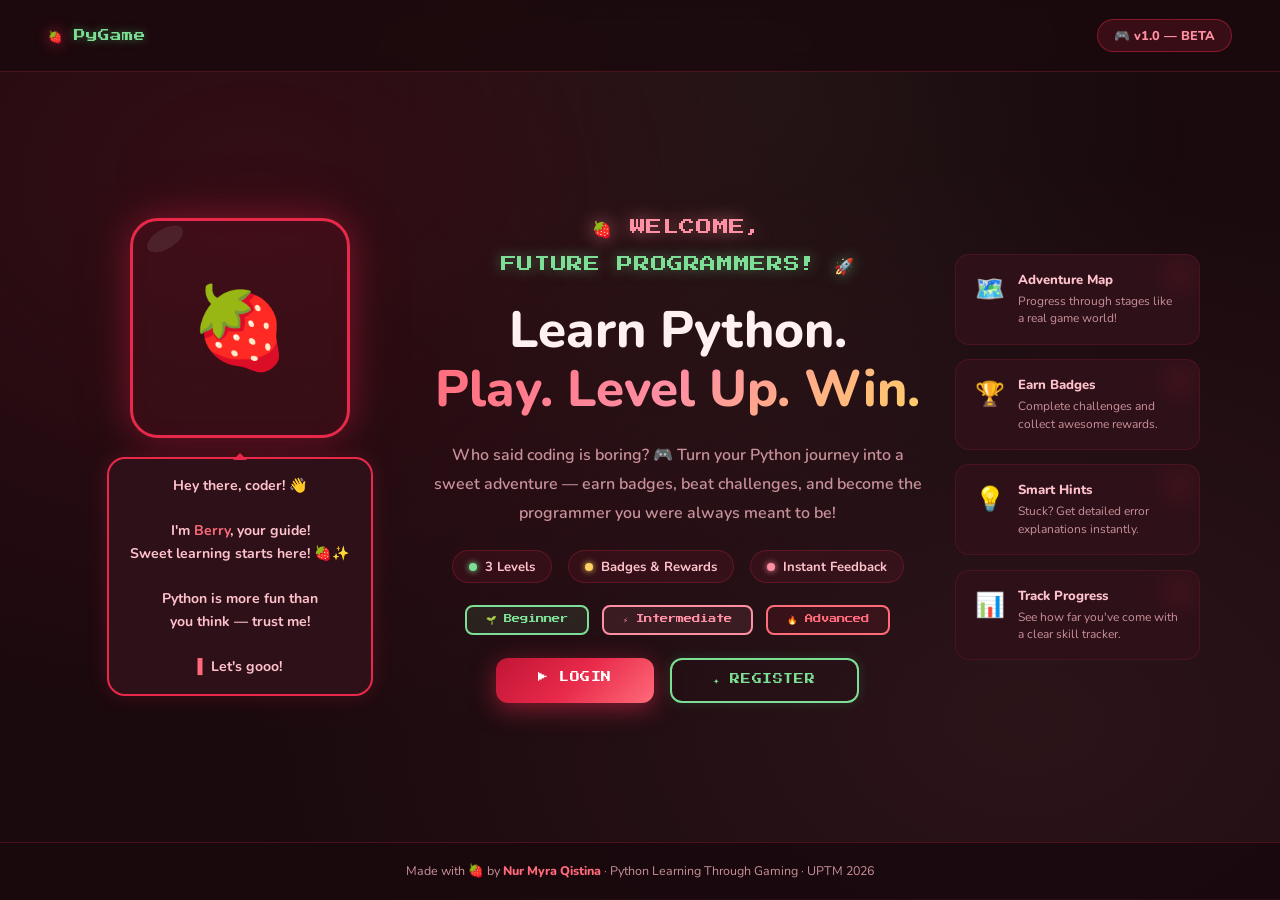
<file: index.html>
<!DOCTYPE html>
<html lang="en">
<head>
  <meta charset="UTF-8" />
  <meta name="viewport" content="width=device-width, initial-scale=1.0"/>
  <title>Python Learning Through Gaming 🍓</title>
  <link href="https://fonts.googleapis.com/css2?family=Press+Start+2P&family=Nunito:wght@400;600;700;800&display=swap" rel="stylesheet"/>
  <link rel="stylesheet" href="css/style.css" />
  <style>
    .pixel-deco {
      position: fixed; pointer-events: none; z-index: 0;
      animation: floatUp var(--d, 10s) linear infinite;
      opacity: 0;
    }
    @keyframes floatUp {
      0%   { transform: translateY(100vh) rotate(0deg);   opacity: 0; }
      10%  { opacity: 0.45; }
      90%  { opacity: 0.45; }
      100% { transform: translateY(-10vh) rotate(360deg); opacity: 0; }
    }
  </style>
</head>
<body>

  <div class="stars" id="stars"></div>
  <div id="pixels"></div>

  <nav>
    <div class="logo">🍓 <span>PyGame</span><br></div>
    <div class="nav-badge">🎮 v1.0 — BETA</div>
  </nav>

  <main class="main">

    <div class="character-side">
      <div class="character-frame">
        <div class="character-placeholder">🍓</div>
      </div>
      <div class="speech-bubble">
        <p>
          Hey there, coder! 👋<br><br>
          I'm <strong>Berry</strong>, your guide!<br>
          Sweet learning starts here! 🍓✨<br><br>
          Python is more fun than<br>
          you think — trust me!<br><br>
          <span class="blink">▌</span> Let's gooo!
        </p>
      </div>
    </div>

    <div class="hero">
      <div class="pixel-title">
        🍓 WELCOME,
        <span class="line2">FUTURE PROGRAMMERS! 🚀</span>
      </div>
      <h1 class="main-title">
        Learn Python.<br>
        <span class="grad">Play. Level Up. Win.</span>
      </h1>
      <p class="tagline">
        Who said coding is boring? 🎮 Turn your Python journey into a 
        sweet adventure — earn badges, beat challenges, and become the 
        programmer you were always meant to be!
      </p>
      <div class="stats">
        <div class="stat-chip"><div class="dot green"></div>3 Levels</div>
        <div class="stat-chip"><div class="dot yellow"></div>Badges & Rewards</div>
        <div class="stat-chip"><div class="dot pink"></div>Instant Feedback</div>
      </div>
      <div class="levels-row">
        <div class="level-badge beginner">🌱 Beginner</div>
        <div class="level-badge inter">⚡ Intermediate</div>
        <div class="level-badge advanced">🔥 Advanced</div>
      </div>
      <div class="cta-group">
        <a href="login.html" class="btn btn-primary">▶ LOGIN</a>
        <a href="register.html" class="btn btn-outline">✦ REGISTER</a>
      </div>
    </div>

    <div class="feature-side">
      <div class="feature-card">
        <div class="feat-icon">🗺️</div>
        <div class="feat-text"><h4>Adventure Map</h4><p>Progress through stages like a real game world!</p></div>
      </div>
      <div class="feature-card">
        <div class="feat-icon">🏆</div>
        <div class="feat-text"><h4>Earn Badges</h4><p>Complete challenges and collect awesome rewards.</p></div>
      </div>
      <div class="feature-card">
        <div class="feat-icon">💡</div>
        <div class="feat-text"><h4>Smart Hints</h4><p>Stuck? Get detailed error explanations instantly.</p></div>
      </div>
      <div class="feature-card">
        <div class="feat-icon">📊</div>
        <div class="feat-text"><h4>Track Progress</h4><p>See how far you've come with a clear skill tracker.</p></div>
      </div>
    </div>

  </main>

  <footer>
    Made with 🍓 by <span>Nur Myra Qistina</span> · Python Learning Through Gaming · UPTM 2026
  </footer>

  <script>
    // ── Stars ─────────────────────────────────
    (function() {
      var el = document.getElementById('stars'); if (!el) return;
      for (var i = 0; i < 80; i++) {
        var s = document.createElement('div'); s.className = 'star';
        var z = Math.random() * 2.5 + 0.5;
        s.style.width  = z + 'px'; s.style.height = z + 'px';
        s.style.top    = Math.random() * 100 + '%';
        s.style.left   = Math.random() * 100 + '%';
        s.style.setProperty('--dur', (Math.random() * 3 + 2) + 's');
        s.style.animationDelay = Math.random() * 5 + 's';
        el.appendChild(s);
      }
    })();

    // ── Falling emojis ────────────────────────
    (function() {
      var emojis = ['🍓','🍓','✨','🎮','🍓','⚡','🌟','🍓'];
      var el = document.getElementById('pixels'); if (!el) return;
      emojis.forEach(function(emoji, i) {
        var p = document.createElement('div');
        p.className   = 'pixel-deco';
        p.textContent = emoji;
        p.style.left  = Math.random() * 100 + '%';
        p.style.fontSize = (Math.random() * 0.8 + 0.9) + 'rem';
        p.style.setProperty('--d', (Math.random() * 10 + 8) + 's');
        p.style.animationDelay = (i * 1.5) + 's';
        el.appendChild(p);
      });
    })();
  </script>

</body>
</html>
</file>
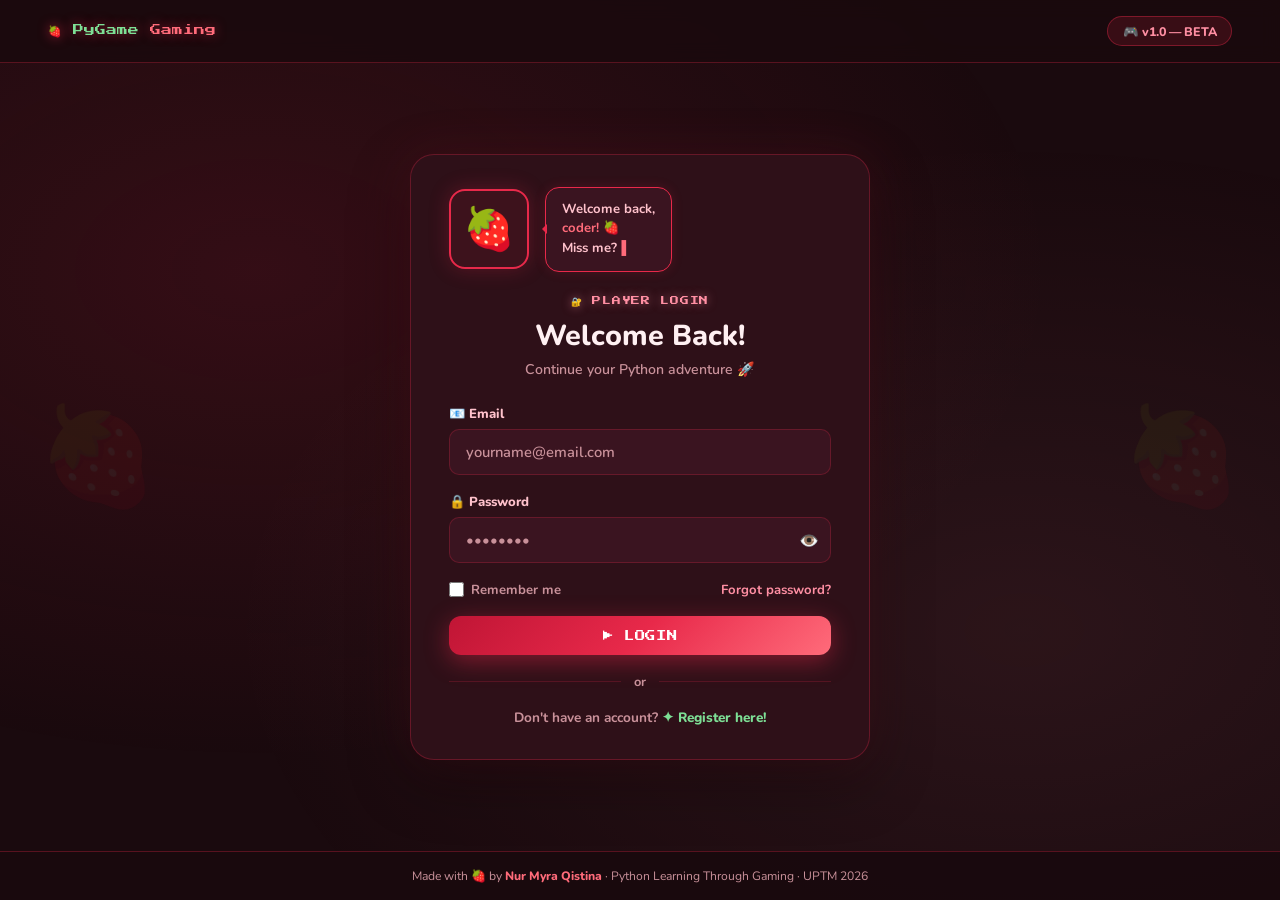
<file: boss.html>
<!DOCTYPE html>
<html lang="en">
<head>
  <meta charset="UTF-8"/>
  <meta name="viewport" content="width=device-width, initial-scale=1.0"/>
  <title>🎮 Pygame — Boss Fight</title>
  <link href="https://fonts.googleapis.com/css2?family=Press+Start+2P&family=Nunito:wght@400;600;700;800&family=Fira+Code:wght@400;500&display=swap" rel="stylesheet"/>
  <link rel="stylesheet" href="css/dashboard.css"/>
  <link rel="stylesheet" href="css/boss.css"/>
  <style>
    /* ── CSS MUSHROOM BOSS ── */
    .css-mushroom {
      position: relative;
      display: flex; flex-direction: column; align-items: center;
      animation: bossHaunt 3s ease-in-out infinite;
      filter: drop-shadow(0 0 20px rgba(180,0,20,0.6)) drop-shadow(0 20px 30px rgba(0,0,0,0.7));
      transform-origin: center bottom;
    }
    @keyframes bossHaunt {
      0%,100%{ transform: translateY(0) rotate(-1deg); }
      50%     { transform: translateY(-10px) rotate(1deg); }
    }
    .mush-cap {
      position: relative; width: 120px; height: 70px;
      background: radial-gradient(ellipse at 38% 32%, #cc1a1a, #6b0000);
      border-radius: 60px 60px 18px 18px;
      border: 3px solid #3a0000;
      box-shadow: inset 0 -10px 20px rgba(0,0,0,0.5),
                  inset 6px 6px 14px rgba(255,80,80,0.12),
                  0 0 28px rgba(200,0,0,0.45);
      z-index: 3;
    }
    .mush-spot {
      position: absolute;
      background: radial-gradient(circle at 35% 30%, #f0e0d0, #c0a090);
      border-radius: 50%;
      box-shadow: inset -1px -1px 3px rgba(0,0,0,0.3);
    }
    .mush-spot.s1{ width:22px;height:18px;top:9px; left:14px; transform:rotate(-10deg); }
    .mush-spot.s2{ width:16px;height:13px;top:6px; right:18px;transform:rotate(8deg); }
    .mush-spot.s3{ width:11px;height:9px; top:22px;left:48px; }
    .mush-spot.s4{ width:8px; height:7px; top:32px;right:14px; }
    .mush-spot.s5{ width:6px; height:5px; top:40px;left:18px; }
    /* Cap eyes glow */
    .mush-cap-eyes {
      position: absolute; bottom:9px; left:50%; transform:translateX(-50%);
      display: flex; gap:22px;
    }
    .mush-cap-eye {
      width:18px;height:18px;
      background:radial-gradient(circle at 38%32%,#ff8800,#dd2200,#550000);
      border-radius:50%; border:2px solid #100000;
      box-shadow:0 0 10px rgba(255,80,0,0.9),0 0 20px rgba(255,80,0,0.4);
      animation:capEye 1.8s ease-in-out infinite alternate;
      position:relative;
    }
    .mush-cap-eye::before {
      content:''; position:absolute; top:50%;left:50%;
      transform:translate(-50%,-50%);
      width:3px;height:12px;background:#000;border-radius:2px;
    }
    @keyframes capEye {
      from{box-shadow:0 0 8px rgba(255,80,0,0.7),0 0 16px rgba(255,80,0,0.3)}
      to{box-shadow:0 0 18px rgba(255,80,0,1),0 0 36px rgba(255,80,0,0.6)}
    }
    /* Brim */
    .mush-brim {
      width:142px;height:16px;
      background:linear-gradient(to bottom,#7a0000,#4a0000);
      border-radius:0 0 50% 50%/0 0 100% 100%;
      border:2px solid #200000; margin-top:-3px;z-index:2;
      box-shadow:0 6px 14px rgba(0,0,0,0.55);
      position:relative;
    }
    .mush-brim::after {
      content:''; position:absolute; bottom:-13px;left:6px;right:6px;height:15px;
      background:#4a0000;
      clip-path:polygon(
        0% 0%,5% 0%,8% 100%,11% 0%,16% 0%,20% 100%,23% 0%,
        28% 0%,32% 100%,35% 0%,40% 0%,44% 100%,47% 0%,
        52% 0%,56% 100%,59% 0%,64% 0%,68% 100%,71% 0%,
        76% 0%,80% 100%,83% 0%,88% 0%,92% 100%,95% 0%,
        100% 0%,100% 100%,0% 100%
      );
    }
    /* Arms */
    .mush-arms {
      display:flex;justify-content:space-between;
      width:168px;margin-top:-16px;z-index:2;position:relative;
    }
    .mush-arm {
      width:20px;height:46px;
      background:linear-gradient(160deg,#c0956a,#7a5020,#4a2800);
      border:2px solid #3a1800;border-radius:10px;position:relative;
    }
    .mush-arm.left { transform:rotate(32deg);transform-origin:top right;
      animation:armL 3s ease-in-out infinite; }
    .mush-arm.right{ transform:rotate(-32deg);transform-origin:top left;
      animation:armR 3s ease-in-out infinite; }
    @keyframes armL{0%,100%{transform:rotate(32deg)}50%{transform:rotate(40deg)}}
    @keyframes armR{0%,100%{transform:rotate(-32deg)}50%{transform:rotate(-40deg)}}
    .mush-claw{position:absolute;bottom:-14px;left:-2px;display:flex;gap:2px;}
    .mush-finger{
      width:6px;height:15px;
      background:linear-gradient(to bottom,#b08050,#3a1800);
      border-radius:3px 3px 6px 6px;border:1.5px solid #2a1000;
    }
    .mush-finger:nth-child(1){transform:rotate(-18deg);height:12px}
    .mush-finger:nth-child(2){height:17px}
    .mush-finger:nth-child(3){transform:rotate(18deg);height:12px}
    /* Face */
    .mush-face {
      width:80px;height:72px;
      background:radial-gradient(ellipse at 38%28%,#d4a870,#b07840,#7a4a14);
      border-radius:8px 8px 18px 18px;
      border:2px solid #3a2000; position:relative;z-index:4;margin-top:-4px;
      box-shadow:inset 0 -12px 20px rgba(0,0,0,0.4),0 4px 12px rgba(0,0,0,0.5);
      display:flex;flex-direction:column;align-items:center;padding-top:10px;gap:5px;
    }
    /* Scar */
    .mush-scar{
      position:absolute;top:14px;left:14px;
      width:2px;height:20px;
      background:linear-gradient(to bottom,transparent,#8b3000,#5a1800,transparent);
      transform:rotate(15deg);border-radius:1px;
    }
    .mush-scar::after{
      content:'';position:absolute;top:8px;left:-3px;
      width:8px;height:1.5px;background:#8b3000;transform:rotate(-40deg);
    }
    /* Face eyes */
    .mush-face-eyes{display:flex;gap:16px;}
    .mush-eye{
      width:16px;height:18px;
      background:radial-gradient(circle at 40%35%,#1a0800,#000);
      border-radius:50%;border:2px solid #1a0800;
      box-shadow:0 0 8px rgba(255,20,0,0.5),inset 0 0 6px rgba(0,0,0,0.9);
      position:relative;
    }
    .mush-eye::after{
      content:'';position:absolute;top:50%;left:50%;
      transform:translate(-50%,-50%);
      width:6px;height:6px;
      background:radial-gradient(circle,#cc1100,#550000);
      border-radius:50%;
      animation:irisG 2s ease-in-out infinite alternate;
    }
    @keyframes irisG{from{box-shadow:0 0 3px rgba(200,0,0,0.5)}to{box-shadow:0 0 8px rgba(255,0,0,1)}}
    .mush-eye::before{
      content:'';position:absolute;top:-7px;width:22px;height:5px;
      background:linear-gradient(to bottom,#200000,#400800);border-radius:3px;
    }
    .mush-eye.left::before {left:-4px;transform:rotate(22deg);transform-origin:right center}
    .mush-eye.right::before{left:-4px;transform:rotate(-22deg);transform-origin:left center}
    /* Mouth — angry frown, NO smile */
    .mush-mouth{
      width:50px;height:20px;
      background:#040000;
      border-radius:2px 2px 26px 26px;
      border:2px solid #280000;
      position:relative;overflow:hidden;margin-top:3px;
      box-shadow:inset 0 3px 10px rgba(0,0,0,0.95);
    }
    .mush-mouth::before{
      content:'';position:absolute;top:0;left:0;right:0;height:9px;
      background:#c8b888;
      clip-path:polygon(
        0% 0%,0% 60%,9% 60%,13% 0%,22% 60%,26% 0%,
        35% 60%,39% 0%,48% 60%,52% 0%,61% 60%,65% 0%,
        74% 60%,78% 0%,87% 60%,91% 0%,100% 60%,100% 0%
      );
    }
    .mush-mouth::after{
      content:'';position:absolute;bottom:0;left:0;right:0;height:8px;
      background:#b0a070;
      clip-path:polygon(
        0% 100%,0% 40%,11% 40%,15% 100%,26% 40%,30% 100%,
        41% 40%,45% 100%,56% 40%,60% 100%,71% 40%,75% 100%,
        86% 40%,90% 100%,100% 40%,100% 100%
      );
    }
    /* Drool */
    .mush-drool{
      width:4px;
      background:linear-gradient(to bottom,rgba(180,160,100,0.8),rgba(100,80,40,0.1));
      border-radius:0 0 3px 3px;
      animation:drip 3s ease-in-out infinite;
      margin:0 auto;
    }
    @keyframes drip{0%,55%{height:3px;opacity:1}80%{height:14px;opacity:1}100%{height:3px;opacity:0}}
    /* Stem */
    .mush-stem{
      width:54px;height:40px;
      background:linear-gradient(160deg,#c09060,#8a6030,#5a3810);
      border:2px solid #3a2008;border-radius:5px 5px 13px 13px;
      margin-top:-8px;z-index:1;position:relative;
      box-shadow:inset 4px 0 10px rgba(0,0,0,0.2),0 6px 16px rgba(0,0,0,0.4);
    }
    /* Feet */
    .mush-feet{display:flex;gap:8px;margin-top:-4px;}
    .mush-foot{
      width:28px;height:13px;
      background:linear-gradient(to bottom,#8a6030,#5a3810);
      border:2px solid #3a2000;border-radius:5px 5px 10px 10px;
      box-shadow:0 4px 8px rgba(0,0,0,0.4);
    }
    /* Sparks */
    .mush-spark{
      position:absolute;border-radius:50%;pointer-events:none;
      animation:sp var(--t) ease-out infinite var(--d);
    }
    @keyframes sp{0%{transform:translate(0,0) scale(1);opacity:0.9}100%{transform:translate(var(--x),var(--y)) scale(0);opacity:0}}

    /* ── BOSS PAGE LAYOUT ── */
    .boss-page {
      position:relative;z-index:5;
      display:flex;flex-direction:column;
      min-height:calc(100vh - 57px);
      padding:1rem;gap:0.9rem;
      max-width:820px;margin:0 auto;
    }

    /* Question tracker */
    .q-counter{
      display:flex;align-items:center;justify-content:space-between;
      background:rgba(232,41,74,0.07);
      border:1px solid var(--border);border-radius:12px;padding:0.5rem 1rem;
    }
    .q-counter-label{font-family:'Press Start 2P',monospace;font-size:0.38rem;color:var(--muted);}
    .q-counter-num{font-family:'Press Start 2P',monospace;font-size:0.5rem;color:var(--yellow);}
    .q-track{display:flex;gap:3px;flex-wrap:wrap;max-width:280px;}
    .q-dot{
      width:12px;height:12px;border-radius:3px;
      background:rgba(255,255,255,0.08);border:1px solid rgba(232,41,74,0.2);
      transition:all 0.3s;
    }
    .q-dot.done {background:var(--green);border-color:var(--green);box-shadow:0 0 5px rgba(125,223,149,0.4);}
    .q-dot.wrong{background:var(--red);  border-color:var(--red);  box-shadow:0 0 5px rgba(232,41,74,0.4);}
    .q-dot.curr {background:var(--yellow);border-color:var(--yellow);box-shadow:0 0 7px rgba(255,209,102,0.5);animation:dotP 1s ease-in-out infinite;}
    @keyframes dotP{0%,100%{transform:scale(1)}50%{transform:scale(1.3)}}

    /* Battle arena */
    .battle-arena{
      display:grid;grid-template-columns:1fr auto 1fr;
      gap:0.8rem;align-items:center;
    }
    .fighter{
      background:var(--card);border:1px solid var(--border);
      border-radius:18px;padding:1rem;
      display:flex;flex-direction:column;gap:0.7rem;
      position:relative;overflow:hidden;
    }
    .fighter.player::before{content:'';position:absolute;inset:0;border-radius:18px;
      background:radial-gradient(ellipse at 50% 100%,rgba(125,223,149,0.05),transparent);pointer-events:none;}
    .fighter.boss-card::before{content:'';position:absolute;inset:0;border-radius:18px;
      background:radial-gradient(ellipse at 50% 0%,rgba(232,41,74,0.07),transparent);pointer-events:none;}
    .fighter-top{display:flex;align-items:center;gap:0.7rem;}
    .fighter-name{font-family:'Press Start 2P',monospace;font-size:0.4rem;color:var(--cream);line-height:1.8;}
    .fighter-sub{font-size:0.72rem;color:var(--muted);font-weight:700;}
    .hp-wrap{display:flex;flex-direction:column;gap:0.3rem;}
    .hp-label{display:flex;justify-content:space-between;font-family:'Press Start 2P',monospace;font-size:0.35rem;}
    .hp-tag{color:var(--muted);} .hp-num{color:var(--cream);}
    .hp-bar{height:12px;border-radius:999px;background:rgba(255,255,255,0.07);border:1px solid rgba(255,255,255,0.08);overflow:hidden;position:relative;}
    .hp-fill{height:100%;border-radius:999px;transition:width 0.5s cubic-bezier(.22,1,.36,1);}
    .hp-fill::after{content:'';position:absolute;top:2px;left:4px;right:4px;height:3px;background:rgba(255,255,255,0.2);border-radius:999px;}
    .player .hp-fill{background:linear-gradient(90deg,#4caf6a,var(--green));box-shadow:0 0 8px rgba(125,223,149,0.35);}
    .boss-card .hp-fill{background:linear-gradient(90deg,var(--red-deep),var(--red));box-shadow:0 0 8px rgba(232,41,74,0.35);}
    .vs-badge{
      font-family:'Press Start 2P',monospace;font-size:1rem;color:var(--yellow);
      text-shadow:0 0 16px rgba(255,209,102,0.7);
      animation:vsP 1.5s ease-in-out infinite;
    }
    @keyframes vsP{0%,100%{transform:scale(1)}50%{transform:scale(1.12);text-shadow:0 0 26px rgba(255,209,102,1)}}

    /* Question card */
    .boss-qcard{
      background:var(--card);border:1px solid var(--border);
      border-radius:18px;padding:1.2rem;
      display:flex;flex-direction:column;gap:0.9rem;
    }
    .q-badge{font-family:'Press Start 2P',monospace;font-size:0.38rem;color:var(--yellow);}
    .q-text{font-size:0.95rem;font-weight:800;color:var(--cream);line-height:1.6;}
    .q-ctx{
      background:#110508;border-radius:10px;padding:0.7rem 0.9rem;
      font-family:'Fira Code',monospace;font-size:0.8rem;color:var(--green);
      border-left:3px solid var(--red);line-height:1.7;
    }

    /* Damage floaters */
    .dmg-float{
      position:fixed;font-family:'Press Start 2P',monospace;font-size:1rem;
      pointer-events:none;z-index:999;
      animation:dmgPop 1s ease-out forwards;
    }
    @keyframes dmgPop{
      0%{transform:translateY(0) scale(0.5);opacity:1}
      40%{transform:translateY(-25px) scale(1.2);opacity:1}
      100%{transform:translateY(-60px) scale(0.8);opacity:0}
    }

    /* Next btn */
    .btn-next{
      font-family:'Press Start 2P',monospace;font-size:0.48rem;padding:0.8rem 2rem;
      border-radius:12px;border:none;cursor:pointer;
      background:linear-gradient(135deg,var(--red-deep),var(--red),var(--red-light));
      color:white;align-self:flex-end;
      box-shadow:0 6px 22px rgba(232,41,74,0.4);
      transition:transform 0.15s,box-shadow 0.15s;letter-spacing:0.05em;
    }
    .btn-next:hover{transform:translateY(-3px);box-shadow:0 10px 28px rgba(232,41,74,0.65);}

    /* ── INTRO OVERLAY ── */
    .intro-overlay{
      position:fixed;inset:0;z-index:200;
      background:rgba(0,0,0,0.88);
      display:flex;align-items:center;justify-content:center;
      backdrop-filter:blur(8px);
    }
    .intro-card{
      background:var(--card);border:2px solid var(--red);border-radius:26px;
      padding:2rem 2.5rem;text-align:center;max-width:420px;width:90%;
      display:flex;flex-direction:column;align-items:center;gap:1rem;
      box-shadow:0 0 70px rgba(232,41,74,0.28),0 20px 60px rgba(0,0,0,0.6);
      animation:introPop 0.5s cubic-bezier(.22,1,.36,1) both;
    }
    @keyframes introPop{from{transform:scale(0.7) translateY(30px);opacity:0}to{transform:scale(1) translateY(0);opacity:1}}
    .intro-title{font-family:'Press Start 2P',monospace;font-size:0.65rem;color:var(--red-light);letter-spacing:0.05em;}
    .intro-sub  {font-family:'Press Start 2P',monospace;font-size:0.4rem;color:var(--yellow);}
    .intro-rules{
      background:rgba(232,41,74,0.08);border:1px solid var(--border);border-radius:12px;
      padding:0.9rem 1rem;width:100%;text-align:left;
      display:flex;flex-direction:column;gap:0.45rem;
    }
    .intro-rule{font-size:0.78rem;font-weight:700;color:var(--muted);}
    .intro-rule span{color:var(--cream);}
    .btn-fight{
      font-family:'Press Start 2P',monospace;font-size:0.58rem;padding:0.9rem 2.2rem;
      border-radius:13px;border:none;cursor:pointer;
      background:linear-gradient(135deg,var(--red-deep),var(--red),var(--red-light));
      color:white;letter-spacing:0.06em;
      box-shadow:0 8px 26px rgba(232,41,74,0.5);
      animation:fightPulse 2s ease-in-out infinite;
      transition:transform 0.15s;
    }
    @keyframes fightPulse{0%,100%{box-shadow:0 8px 26px rgba(232,41,74,0.5)}50%{box-shadow:0 8px 40px rgba(232,41,74,0.8),0 0 60px rgba(232,41,74,0.25)}}
    .btn-fight:hover{transform:translateY(-3px) scale(1.04);}

    /* ── RESULT OVERLAY ── */
    .result-overlay{
      position:fixed;inset:0;z-index:200;background:rgba(0,0,0,0.85);
      display:none;align-items:center;justify-content:center;backdrop-filter:blur(8px);
    }
    .result-overlay.show{display:flex;}
    .result-card{
      background:var(--card);border-radius:26px;padding:2rem 2.5rem;
      text-align:center;max-width:420px;width:90%;
      display:flex;flex-direction:column;align-items:center;gap:0.9rem;
      animation:introPop 0.5s cubic-bezier(.22,1,.36,1) both;
    }
    .result-card.win {border:2px solid var(--yellow);box-shadow:0 0 50px rgba(255,209,102,0.2),0 20px 60px rgba(0,0,0,0.6);}
    .result-card.fail{border:2px solid var(--red);   box-shadow:0 0 50px rgba(232,41,74,0.2), 0 20px 60px rgba(0,0,0,0.6);}
    .result-em{font-size:4.5rem;}
    .result-title{font-family:'Press Start 2P',monospace;font-size:0.72rem;letter-spacing:0.05em;}
    .result-card.win  .result-title{color:var(--yellow);text-shadow:0 0 14px rgba(255,209,102,0.6);}
    .result-card.fail .result-title{color:var(--red-light);}
    .result-score{font-family:'Press Start 2P',monospace;font-size:1.8rem;}
    .result-card.win  .result-score{color:var(--yellow);}
    .result-card.fail .result-score{color:var(--red-light);}
    .result-sub{font-size:0.82rem;font-weight:700;color:var(--muted);line-height:1.7;}
    .result-btns{display:flex;gap:0.7rem;flex-wrap:wrap;justify-content:center;}
    .btn-result{
      font-family:'Press Start 2P',monospace;font-size:0.42rem;padding:0.7rem 1.3rem;
      border-radius:10px;border:none;cursor:pointer;transition:transform 0.15s;
    }
    .btn-result:hover{transform:translateY(-2px);}
    .btn-result.primary{background:linear-gradient(135deg,var(--red-deep),var(--red));color:white;box-shadow:0 4px 14px rgba(232,41,74,0.4);}
    .btn-result.secondary{background:rgba(232,41,74,0.1);color:var(--pink);border:1px solid var(--border);}
  </style>
</head>
<body>

<div class="stars" id="stars"></div>

<!-- ── INTRO OVERLAY ── -->
<div class="intro-overlay" id="introOverlay">
  <div class="intro-card">

    <!-- CSS Mushroom Boss in intro -->
    <div class="css-mushroom" style="position:relative">
      <div style="position:absolute;inset:0;pointer-events:none">
        <div class="mush-spark" style="width:4px;height:4px;background:#ff2200;box-shadow:0 0 5px #ff2200;--t:2.0s;--d:0.0s;--x:-50px;--y:-70px;left:60px;top:50px"></div>
        <div class="mush-spark" style="width:3px;height:3px;background:#ff5500;box-shadow:0 0 4px #ff5500;--t:1.7s;--d:0.5s;--x:45px;--y:-60px;left:60px;top:50px"></div>
        <div class="mush-spark" style="width:5px;height:5px;background:#aa0000;box-shadow:0 0 7px #aa0000;--t:2.5s;--d:1.0s;--x:-35px;--y:-80px;left:60px;top:50px"></div>
        <div class="mush-spark" style="width:3px;height:3px;background:#ff3300;box-shadow:0 0 4px #ff3300;--t:1.5s;--d:1.4s;--x:55px;--y:-55px;left:60px;top:50px"></div>
      </div>
      <div class="mush-cap">
        <div class="mush-spot s1"></div><div class="mush-spot s2"></div>
        <div class="mush-spot s3"></div><div class="mush-spot s4"></div><div class="mush-spot s5"></div>
        <div class="mush-cap-eyes"><div class="mush-cap-eye"></div><div class="mush-cap-eye"></div></div>
      </div>
      <div class="mush-brim"></div>
      <div class="mush-arms">
        <div class="mush-arm left"><div class="mush-claw"><div class="mush-finger"></div><div class="mush-finger"></div><div class="mush-finger"></div></div></div>
        <div class="mush-arm right"><div class="mush-claw"><div class="mush-finger"></div><div class="mush-finger"></div><div class="mush-finger"></div></div></div>
      </div>
      <div class="mush-face">
        <div class="mush-scar"></div>
        <div class="mush-face-eyes"><div class="mush-eye left"></div><div class="mush-eye right"></div></div>
        <div class="mush-mouth"></div>
        <div class="mush-drool"></div>
      </div>
      <div class="mush-stem"></div>
      <div class="mush-feet"><div class="mush-foot"></div><div class="mush-foot"></div></div>
    </div>

    <div class="intro-title">⚔️ BEGINNER BOSS!</div>
    <div class="intro-sub">🍄 MUSHROOM KING</div>
    <div class="intro-rules">
      <div class="intro-rule">📝 Questions: <span>15 mixed Python questions</span></div>
      <div class="intro-rule">🎯 Pass rate: <span>80% (12 / 15 correct)</span></div>
      <div class="intro-rule">💥 Correct: <span>you deal -5 HP to the boss</span></div>
      <div class="intro-rule">💔 Wrong: <span>boss deals -5 HP to you</span></div>
      <div class="intro-rule">🏆 Win: <span>unlock Intermediate Stage!</span></div>
    </div>
    <button class="btn-fight" onclick="startBattle()">⚔️ FIGHT!</button>
  </div>
</div>

<!-- ── WIN OVERLAY ── -->
<div class="result-overlay" id="winOverlay">
  <div class="result-card win">
    <div class="result-em">🏆</div>
    <div class="result-title">🎉 BOSS DEFEATED!</div>
    <div class="result-score" id="winScore">0 / 15</div>
    <div class="result-sub">You crushed the Mushroom King!<br>⚡ Intermediate Stage is now UNLOCKED!</div>
    <div style="font-size:2.5rem">🌱</div>
    <div class="result-btns">
      <button class="btn-result primary" onclick="goToDashboard()">🗺️ Back to Map</button>
      <button class="btn-result secondary" onclick="retryBoss()">🔁 Play Again</button>
    </div>
  </div>
</div>

<!-- ── FAIL OVERLAY ── -->
<div class="result-overlay" id="failOverlay">
  <div class="result-card fail">
    <div class="result-em">💀</div>
    <div class="result-title">YOU LOST...</div>
    <div class="result-score" id="failScore">0 / 15</div>
    <div class="result-sub">The Mushroom King was too strong.<br>Review your mistakes and try again! 🎮</div>
    <div class="result-btns">
      <button class="btn-result primary"   onclick="retryBoss()">🔁 RETRY</button>
      <button class="btn-result secondary" onclick="goToDashboard()">🗺️ Back to Map</button>
    </div>
  </div>
</div>

<!-- NAV -->
<nav>
  <a href="dashboard.html" class="logo">🎮 <span>Pygame</span></a>
  <div class="nav-center">
    <span style="font-family:'Press Start 2P',monospace;font-size:0.45rem;color:var(--yellow);">⚔️ BOSS FIGHT</span>
  </div>
  <div class="nav-right">
    <div class="nav-badge">🌱 Beginner Stage</div>
  </div>
</nav>

<!-- BOSS PAGE -->
<div class="boss-page">

  <!-- Question tracker dots -->
  <div class="q-counter">
    <span class="q-counter-label">PROGRESS</span>
    <div class="q-track" id="qTrack"></div>
    <span class="q-counter-num" id="qNum">Q 1 / 15</span>
  </div>

  <!-- Battle arena -->
  <div class="battle-arena">

    <!-- Player side -->
    <div class="fighter player">
      <div class="fighter-top">
        <div style="font-size:2.2rem;animation:bossHaunt 3s ease-in-out infinite">🎮</div>
        <div>
          <div class="fighter-name">YOU</div>
          <div class="fighter-sub" id="playerName">Coder</div>
        </div>
      </div>
      <div class="hp-wrap">
        <div class="hp-label"><span class="hp-tag">❤️ HP</span><span class="hp-num" id="phpNum">100 / 100</span></div>
        <div class="hp-bar"><div class="hp-fill player" id="phpFill" style="width:100%"></div></div>
      </div>
    </div>

    <div class="vs-badge">VS</div>

    <!-- Boss side — CSS mushroom (smaller) -->
    <div class="fighter boss-card">
      <div class="fighter-top" style="justify-content:flex-end">
        <div>
          <div class="fighter-name" style="text-align:right">BOSS</div>
          <div class="fighter-sub" style="text-align:right">Mushroom King</div>
        </div>
        <!-- Mini mushroom in fighter card -->
        <div class="css-mushroom" style="transform:scale(0.55);transform-origin:top right;margin-right:-16px;margin-top:-8px">
          <div class="mush-cap">
            <div class="mush-spot s1"></div><div class="mush-spot s2"></div><div class="mush-spot s3"></div>
            <div class="mush-cap-eyes"><div class="mush-cap-eye"></div><div class="mush-cap-eye"></div></div>
          </div>
          <div class="mush-brim"></div>
          <div class="mush-arms">
            <div class="mush-arm left"><div class="mush-claw"><div class="mush-finger"></div><div class="mush-finger"></div><div class="mush-finger"></div></div></div>
            <div class="mush-arm right"><div class="mush-claw"><div class="mush-finger"></div><div class="mush-finger"></div><div class="mush-finger"></div></div></div>
          </div>
          <div class="mush-face">
            <div class="mush-face-eyes"><div class="mush-eye left"></div><div class="mush-eye right"></div></div>
            <div class="mush-mouth"></div>
          </div>
          <div class="mush-stem"></div>
          <div class="mush-feet"><div class="mush-foot"></div><div class="mush-foot"></div></div>
        </div>
      </div>
      <div class="hp-wrap">
        <div class="hp-label"><span class="hp-tag">💀 HP</span><span class="hp-num" id="bhpNum">100 / 100</span></div>
        <div class="hp-bar"><div class="hp-fill boss-card" id="bhpFill" style="width:100%"></div></div>
      </div>
    </div>

  </div><!-- end battle arena -->

  <!-- Question card -->
  <div class="boss-qcard">
    <span class="q-badge">⚔️ QUESTION <span id="qBadgeNum">1</span> OF 15</span>
    <p class="q-text" id="qText">Loading...</p>
    <pre class="q-ctx" id="qCtx" style="display:none"></pre>
    <div id="boss-editor-mount"></div>
    <div class="fb-panel" id="boss-fb" style="display:none"></div>
    <button class="btn-next" id="bossNextBtn" style="display:none" onclick="nextBossQ()">NEXT ▶</button>
    <button class="btn-next" id="boss-retry" style="display:none;background:rgba(232,41,74,0.15);color:#ff8fa3;box-shadow:none;" onclick="retryBossQuestion()">🔁 TRY AGAIN</button>
  </div>

</div>

<script src="js/questions.js"></script>
<script>
// ================================================================
// boss.html — Beginner Boss Fight, 15 questions, CSS Mushroom King
// ================================================================

const STAGES = [
  { name:'🌱 Beginner Stage',     short:'Beginner',     bank:'beginner',     totalLessons:7 },
  { name:'⚡ Intermediate Stage', short:'Intermediate', bank:'intermediate', totalLessons:7 },
  { name:'👑 Master Stage',       short:'Master',       bank:'master',       totalLessons:7 }
];

// ── Storage ───────────────────────────────────────────────────────
function getSess()    { const r = localStorage.getItem('pyb_sess'); return r ? JSON.parse(r) : null; }
function saveSess(u)  { localStorage.setItem('pyb_sess', JSON.stringify(u)); }
function getUsers()   { return JSON.parse(localStorage.getItem('pyb_users') || '[]'); }
function saveUsers(u) { localStorage.setItem('pyb_users', JSON.stringify(u)); }

let D = {
  currentStage:0, currentLesson:1, xp:0, streak:1,
  lessonsCompleted:0, bossesBeaten:0, bestBossScore:null, bossRetries:0,
  badges:[], stagesCleared:[], lessonProgress:[0,0,0], bossUnlocked:[false,false,false]
};

var PB_URL = 'http://127.0.0.1:8090';

function saveDash() {
  var s = getSess(); if (!s) return;

  // Save to localStorage
  s.gd = Object.assign({}, s.gd || {}, D);
  localStorage.setItem('pyb_sess', JSON.stringify(s));

  // Save to PocketBase
  fetch(PB_URL + '/api/collections/users/records/' + s.id, {
    method: 'PATCH',
    headers: {
      'Content-Type': 'application/json',
      'Authorization': 'Bearer ' + (s.token || '')
    },
    body: JSON.stringify({ gamedata: D })
  }).catch(function(err) {
    console.warn('PocketBase save failed:', err);
  });
}

// ── Stars ─────────────────────────────────────────────────────────
(function(){
  const el = document.getElementById('stars'); if(!el) return;
  for(let i=0;i<80;i++){
    const s=document.createElement('div'); s.className='star';
    const z=Math.random()*2+0.5;
    s.style.cssText=`width:${z}px;height:${z}px;top:${Math.random()*100}%;left:${Math.random()*100}%`;
    s.style.setProperty('--dur',(Math.random()*3+2)+'s');
    s.style.animationDelay=Math.random()*5+'s';
    el.appendChild(s);
  }
})();

// ── Boss state ────────────────────────────────────────────────────
let BS = {
  stageIdx:  0,
  questions: [],
  qi:        0,
  php:       100,
  bhp:       100,
  score:     0,
  answered:  false,
  wrongQs:   []
};

var BADGE_DEFS = [
  { id:0, icon:'🌱', name:'Seedling Coder',   desc:'You planted your first seed of Python knowledge!' },
  { id:1, icon:'🍓', name:'Berry in Progress', desc:'Halfway through! Youre ripening nicely!' },
  { id:2, icon:'👑', name:'Boss Berry',        desc:'You crushed the Mushroom King like a ripe strawberry!' },
  { id:3, icon:'💀', name:'Brave Berry',       desc:'You faced the boss and lived to code another day!' }
];

var TOTAL_Q   = 15;
var PASS_NEED = 12; // 80% of 15
var HP_DMG    = Math.floor(100 / TOTAL_Q); // ~6 HP per question

// ── Build question track dots ─────────────────────────────────────
function buildTrack() {
  const t = document.getElementById('qTrack'); t.innerHTML = '';
  for (let i = 0; i < TOTAL_Q; i++) {
    const d = document.createElement('div');
    d.className = 'q-dot' + (i === 0 ? ' curr' : '');
    d.id = 'dot' + i;
    t.appendChild(d);
  }
}

// ── Start battle ──────────────────────────────────────────────────
function startBattle() {
  document.getElementById('introOverlay').style.display = 'none';

  BS.questions = getBossQuestions(STAGES[BS.stageIdx].bank); // 15 random from pool
  BS.qi        = 0;
  BS.php       = 100; BS.bhp = 100;
  BS.score     = 0; BS.answered = false; BS.wrongQs = [];

  buildTrack();
  renderBossQ();
}

// ── Render question ───────────────────────────────────────────────
function renderBossQ() {
  BS.answered = false;
  const q = BS.questions[BS.qi];
  if (!q) { endBoss(); return; }

  document.getElementById('qBadgeNum').textContent = BS.qi + 1;
  document.getElementById('qNum').textContent      = 'Q ' + (BS.qi + 1) + ' / ' + TOTAL_Q;
  document.getElementById('qText').textContent     = q.q;

  const ctx = document.getElementById('qCtx');
  if (q.ctx) { ctx.textContent = q.ctx; ctx.style.display = 'block'; }
  else        { ctx.style.display = 'none'; }

  makeEditor('boss-editor-mount', q.placeholder || '# type your Python code here', 'submitBossA()');

  const fb = document.getElementById('boss-fb');
  fb.style.display = 'none'; fb.className = 'fb-panel'; fb.innerHTML = '';
  document.getElementById('bossNextBtn').style.display = 'none';
}

// ── Submit answer ─────────────────────────────────────────────────
function submitBossA() {
  if (BS.answered) return;
  const val = getEditorValue('boss-editor-mount');
  if (!val.trim()) {
    setEditorState('boss-editor-mount', 'wrong');
    setTimeout(() => setEditorState('boss-editor-mount', ''), 600);
    return;
  }

  BS.answered = true;
  const q       = BS.questions[BS.qi];
  const correct = checkAnswer(val, q);

  const fb = document.getElementById('boss-fb');
  fb.style.display = 'flex';

  if (correct) {
    BS.score++;
    BS.bhp = Math.max(0, BS.bhp - HP_DMG);
    setEditorState('boss-editor-mount', 'correct');
    fb.className = 'fb-panel ok';
    fb.innerHTML = '<div class="fb-top">✅ CORRECT! You deal ' + HP_DMG + ' damage!</div><div class="fb-body">' + (q.explanation || 'Great answer!') + '</div>';
    spawnDmg('-' + HP_DMG + ' HP', '#7ddf95', true);
    updateBossHP();
    document.getElementById('dot' + BS.qi).className = 'q-dot done';
  } else {
    BS.php = Math.max(0, BS.php - HP_DMG);
    BS.wrongQs.push({ q, yourA: val });
    setEditorState('boss-editor-mount', 'wrong');
    fb.className = 'fb-panel no';
    fb.innerHTML = '<div class="fb-top">❌ WRONG! Boss attacks you for ' + HP_DMG + ' HP!</div><div class="fb-body">' + (q.explanation || 'Check your answer.') + '</div><div style="margin-top:0.4rem;font-size:0.75rem;color:#c9919a;font-weight:700;">✅ Correct answer:</div><pre class="fb-correct-code">' + escHtml(q.answer) + '</pre>';
    spawnDmg('-' + HP_DMG + ' HP', '#ff6b7a', false);
    updatePlayerHP();
    document.getElementById('dot' + BS.qi).className = 'q-dot wrong';
  }

  setEditorDisabled('boss-editor-mount', true);

  var nx = document.getElementById('bossNextBtn');
  nx.style.display = 'block';
  nx.textContent   = (BS.qi === BS.questions.length - 1) ? 'SEE RESULTS ✓' : 'NEXT ▶';

  var retryBtn = document.getElementById('boss-retry');
  if (retryBtn) retryBtn.style.display = correct ? 'none' : 'block';
}

// ── Retry question ───────────────────────────────────────────────
function retryBossQuestion() {
  BS.answered = false;
  var ta = document.getElementById('boss-editor-mount-ta');
  if (ta) ta.value = '';
  setEditorState('boss-editor-mount', '');
  setEditorDisabled('boss-editor-mount', false);
  var fb = document.getElementById('boss-fb');
  fb.style.display = 'none';
  document.getElementById('bossNextBtn').style.display  = 'none';
  document.getElementById('boss-retry').style.display   = 'none';
  // Restore dot to curr
  document.getElementById('dot' + BS.qi).className = 'q-dot curr';
}

// ── Next question ─────────────────────────────────────────────────
function nextBossQ() {
  // Update dot from curr to done/wrong (already set in submit)
  const prev = document.getElementById('dot' + BS.qi);
  if (prev) prev.classList.remove('curr');

  BS.qi++;
  if (BS.qi < BS.questions.length) {
    const cur = document.getElementById('dot' + BS.qi);
    if (cur) cur.classList.add('curr');
    renderBossQ();
  } else {
    endBoss();
  }
}

// ── End boss ──────────────────────────────────────────────────────
function endBoss() {
  var passed = BS.score >= PASS_NEED;
  var pct    = Math.round((BS.score / TOTAL_Q) * 100);

  D.bossRetries++;

  if (passed) {
    D.bossesBeaten++;
    D.bestBossScore = D.bestBossScore === null ? pct : Math.max(D.bestBossScore, pct);
    if (D.stagesCleared.indexOf(BS.stageIdx) === -1) D.stagesCleared.push(BS.stageIdx);
    // Award badge 2 — boss win
    if (D.badges.indexOf(2) === -1) {
      D.badges.push(2);
      sessionStorage.setItem('newBadge', 2);
    }
    // Unlock next stage
    if (BS.stageIdx + 1 < STAGES.length) {
      D.currentStage  = BS.stageIdx + 1;
      D.currentLesson = 1;
    }
    saveDash();
    document.getElementById('winScore').textContent = BS.score + ' / ' + TOTAL_Q;
    document.getElementById('winOverlay').classList.add('show');
  } else {
    // Award badge 3 — brave berry (failed boss)
    if (D.badges.indexOf(3) === -1) {
      D.badges.push(3);
      sessionStorage.setItem('newBadge', 3);
    }
    saveDash();
    document.getElementById('failScore').textContent = BS.score + ' / ' + TOTAL_Q;
    document.getElementById('failOverlay').classList.add('show');
  }
}

// ── Retry boss ────────────────────────────────────────────────────
function retryBoss() {
  document.getElementById('failOverlay').classList.remove('show');
  startBattle();
}

// ── Go to dashboard ───────────────────────────────────────────────
function goToDashboard() {
  sessionStorage.setItem('fromLesson', 'true');
  window.location.href = 'dashboard.html';
}

// ── HP updates ────────────────────────────────────────────────────
function updatePlayerHP() {
  document.getElementById('phpNum').textContent  = BS.php + ' / 100';
  document.getElementById('phpFill').style.width = BS.php + '%';
  var col = BS.php > 50 ? 'linear-gradient(90deg,#4caf6a,var(--green))' : BS.php > 25 ? 'linear-gradient(90deg,#ffd166,#ffaa00)' : 'linear-gradient(90deg,var(--red-deep),var(--red))';
  document.getElementById('phpFill').style.background = col;
}
function updateBossHP() {
  document.getElementById('bhpNum').textContent  = BS.bhp + ' / 100';
  document.getElementById('bhpFill').style.width = BS.bhp + '%';
}

// ── Damage floaters ───────────────────────────────────────────────
function spawnDmg(txt, color, onBoss) {
  const d = document.createElement('div');
  d.className   = 'dmg-float';
  d.textContent = txt;
  d.style.color = color;
  d.style.left  = onBoss ? '62%' : '16%';
  d.style.top   = '42%';
  document.body.appendChild(d);
  setTimeout(() => d.remove(), 1000);
}

function escHtml(s) {
  return String(s).replace(/&/g,'&amp;').replace(/</g,'&lt;').replace(/>/g,'&gt;');
}

// ── Init ──────────────────────────────────────────────────────────
window.addEventListener('DOMContentLoaded', function() {
  const s = getSess();
  if (!s) { window.location.href = 'login.html'; return; }
  if (s.gd) D = Object.assign({}, D, s.gd);
  document.getElementById('playerName').textContent = s.username || 'Coder';
  BS.stageIdx = parseInt(sessionStorage.getItem('bossStage')) || 0;
  // Intro overlay shows automatically on load
});
</script>

</body>
</html>
</file>
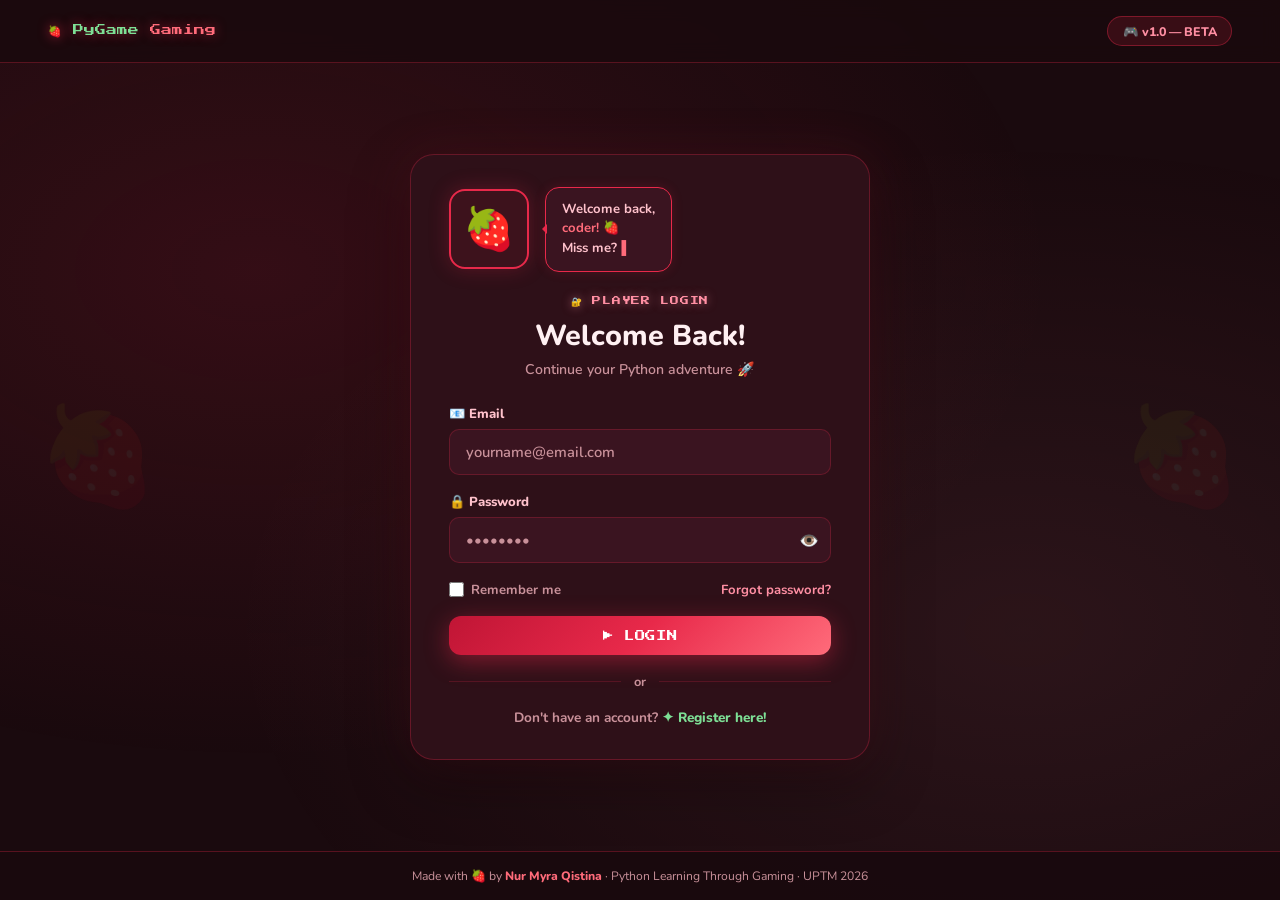
<file: dashboard.html>
<!DOCTYPE html>
<html lang="en">
<head>
  <meta charset="UTF-8"/>
  <meta name="viewport" content="width=device-width, initial-scale=1.0"/>
  <title>Dashboard 🍓 PyBerry Gaming</title>
  <link href="https://fonts.googleapis.com/css2?family=Press+Start+2P&family=Nunito:wght@400;600;700;800&display=swap" rel="stylesheet"/>
  <link rel="stylesheet" href="css/dashboard.css"/>
  <style>
    .stage-tabs {
      display: flex; gap: 0.4rem; margin-bottom: 0.8rem; flex-wrap: wrap;
      justify-content: center;
    }
    .stage-tab {
      font-family: 'Press Start 2P', monospace;
      font-size: 0.38rem; padding: 0.4rem 0.8rem;
      border-radius: 8px; border: 1.5px solid rgba(232,41,74,0.25);
      background: rgba(232,41,74,0.06); color: #c9919a;
      cursor: pointer; transition: all 0.2s;
    }
    .stage-tab:hover { border-color: var(--red); color: #fff0f2; }
    .stage-tab.active {
      border-color: #e8294a; color: #fff0f2;
      background: rgba(232,41,74,0.18);
      box-shadow: 0 0 10px rgba(232,41,74,0.3);
    }
    .stage-tab.tab-locked { opacity: 0.35; cursor: not-allowed; }
    .map-node.boss-node .node-icon {
      border-color: #ffd166 !important;
      background: rgba(255,209,102,0.12) !important;
    }
    .map-node.boss-node.active .node-icon {
      box-shadow: 0 0 24px rgba(255,209,102,0.6) !important;
      animation: bossGlow 1.5s ease-in-out infinite !important;
    }
    @keyframes bossGlow {
      0%,100% { box-shadow: 0 0 18px rgba(255,209,102,0.4); }
      50%      { box-shadow: 0 0 36px rgba(255,209,102,0.9); }
    }
    .map-node.boss-node .node-label { color: #ffd166 !important; font-weight: 800; }
  .pixel-deco {
    position: fixed; pointer-events: none; z-index: 0;
    animation: floatUp var(--d, 10s) linear infinite;
    opacity: 0;
  }
  @keyframes floatUp {
    0%   { transform: translateY(100vh) rotate(0deg);   opacity: 0; }
    10%  { opacity: 0.45; }
    90%  { opacity: 0.45; }
    100% { transform: translateY(-10vh) rotate(360deg); opacity: 0; }
  }
  </style>
</head>
<body>

<div class="stars" id="stars"></div>
<div id="pixels"></div>

<!-- NAV -->
<nav>
  <a href="index.html" class="logo">🍓 <span>PyBerry</span> Gaming</a>
  <div class="nav-center">
    <div class="xp-bar-wrap">
      <span class="xp-label">XP</span>
      <div class="xp-bar"><div class="xp-fill" id="xpFill"></div></div>
      <span class="xp-num" id="xpNum">0 / 300</span>
    </div>
  </div>
  <div class="nav-right">
    <div class="nav-badge">🏅 <span id="navBadgeCount">0</span> Badges</div>
    <div class="avatar">🍓</div>
  </div>
</nav>

<!-- DASHBOARD GRID -->
<div class="dashboard">

  <!-- LEFT SIDEBAR -->
  <aside class="sidebar-left">
    <div class="player-card">
      <div class="player-avatar">🍓</div>
      <div class="player-info">
        <div class="player-name" id="playerName">StrawberryCoder</div>
        <div class="player-level-badge" id="playerLevelBadge">🌱 Beginner</div>
      </div>
    </div>

    <div class="sidebar-section">
      <div class="section-title">📊 My Progress</div>
      <div class="progress-list">
        <div class="prog-item">
          <span>🌱 Beginner</span>
          <div class="mini-bar"><div class="mini-fill green" id="prog0" style="width:0%"></div></div>
          <span class="prog-pct" id="pct0">0%</span>
        </div>
        <div class="prog-item">
          <span>⚡ Intermediate</span>
          <div class="mini-bar"><div class="mini-fill yellow" id="prog1" style="width:0%"></div></div>
          <span class="prog-pct" id="pct1">0%</span>
        </div>
        <div class="prog-item">
          <span>👑 Master</span>
          <div class="mini-bar"><div class="mini-fill red" id="prog2" style="width:0%"></div></div>
          <span class="prog-pct" id="pct2">0%</span>
        </div>
      </div>
    </div>

    <div class="sidebar-section">
      <div class="section-title">🏆 Badges Earned</div>
      <div class="badges-grid">
        <div class="badge-slot locked" id="bdg0" title="Complete Lesson 1">🔒</div>
        <div class="badge-slot locked" id="bdg1" title="Complete Lesson 4">🔒</div>
        <div class="badge-slot locked" id="bdg2" title="Defeat the Boss">🔒</div>
        <div class="badge-slot locked" id="bdg3" title="Fail the Boss">🔒</div>
      </div>
    </div>

    <div class="quote-card">
      <div class="quote-char">🍓</div>
      <p id="quoteText">"Every expert was once a beginner. You've got this! 🌱"</p>
    </div>

    <button onclick="showHelp()" style="
      width:100%; padding:0.7rem;
      font-family:'Press Start 2P',monospace; font-size:0.42rem;
      background:rgba(232,41,74,0.12); color:#ff8fa3;
      border:1.5px solid rgba(232,41,74,0.3); border-radius:12px;
      cursor:pointer; letter-spacing:0.05em;
      transition: all 0.2s;
    " onmouseover="this.style.background='rgba(232,41,74,0.22)'"
       onmouseout="this.style.background='rgba(232,41,74,0.12)'">
      🍓 HOW TO PLAY
    </button>
  </aside>

  <!-- CENTER -->
  <main class="center">
    <div class="map-area">
      <div class="map-title">
        <span class="pixel-label">🗺️ ADVENTURE MAP</span>
      </div>

      <!-- Stage switcher tabs -->
      <div class="stage-tabs">
        <div class="stage-tab active" id="tab0" onclick="switchTab(0)">🌱 Beginner</div>
        <div class="stage-tab"        id="tab1" onclick="switchTab(1)">⚡ Inter.</div>
        <div class="stage-tab"        id="tab2" onclick="switchTab(2)">👑 Master</div>
      </div>

      <!-- Map nodes go here -->
      <div class="map-path" id="mapPath">
        <div class="map-character" id="mapChar">
          <div class="char-2d">
            <div class="char-body">
              <div class="char-head">🍓</div>
              <div class="char-torso">👕</div>
              <div class="char-legs">🦵🦵</div>
            </div>
          </div>
          <div class="char-shadow"></div>
        </div>
      </div>
    </div>

    <!-- Lesson panel (sticky bottom) -->
    <div class="lesson-panel">
      <div class="lesson-info">
        <div class="lesson-badge" id="panelBadge">🌱 Beginner — Lesson 1</div>
        <h2  class="lesson-title" id="panelTitle">Python Basics</h2>
        <p   class="lesson-desc"  id="panelDesc">Type real Python code to complete this lesson! 🐍</p>
        <div class="lesson-meta"  id="panelMeta">
          <span>💻 Type your code</span>
          <span>📝 5 questions</span>
        </div>
      </div>
      <button class="btn-start" id="startBtn" onclick="goStart()">
        🍓 START LESSON
      </button>
    </div>
  </main>

  <!-- RIGHT SIDEBAR -->
  <aside class="sidebar-right">
    <div class="sidebar-section streak-section">
      <div class="section-title">🔥 Daily Streak</div>
      <div class="streak-display">
        <div class="streak-num" id="streakNum">1</div>
        <div class="streak-label">day streak!</div>
      </div>
      <div class="streak-days">
        <div class="streak-day active">M</div>
        <div class="streak-day">T</div>
        <div class="streak-day">W</div>
        <div class="streak-day">T</div>
        <div class="streak-day">F</div>
        <div class="streak-day">S</div>
        <div class="streak-day">S</div>
      </div>
    </div>

    <div class="sidebar-section">
      <div class="section-title">📈 Quick Stats</div>
      <div class="stats-list">
        <div class="stat-row"><span>✅ Lessons Done</span><span class="stat-val" id="stLessons">0</span></div>
        <div class="stat-row"><span>👾 Bosses Beaten</span><span class="stat-val" id="stBosses">0</span></div>
        <div class="stat-row"><span>⭐ Best Score</span><span class="stat-val" id="stBest">—</span></div>
        <div class="stat-row"><span>🔁 Retries</span><span class="stat-val" id="stRetries">0</span></div>
      </div>
    </div>

    <div class="sidebar-section">
      <div class="section-title">🗺️ Stage Guide</div>
      <div class="stats-list">
        <div class="stat-row"><span>🌱 Beginner</span><span class="stat-val" style="color:#7ddf95">8 + 🍄</span></div>
        <div class="stat-row"><span>⚡ Intermediate</span><span class="stat-val" style="color:#ffd166">8 + 🐉</span></div>
        <div class="stat-row"><span>👑 Master</span><span class="stat-val" style="color:#ff6b7a">8 + 🤖</span></div>
      </div>
    </div>

    <div class="sidebar-section">
      <div class="section-title">🏅 Top Coders</div>
      <div class="leaderboard">
        <div class="lb-row gold">🥇 BerryMaster99 <span>980 XP</span></div>
        <div class="lb-row silver">🥈 StrawCode <span>850 XP</span></div>
        <div class="lb-row bronze">🥉 PyGirl🍓 <span>720 XP</span></div>
        <div class="lb-row you">⭐ You <span id="yourXP">0 XP</span></div>
      </div>
    </div>
  </aside>

</div><!-- end dashboard -->

<!-- POPUP OVERLAY -->
<div class="popup-overlay" id="popOverlay" onclick="hidePopup()"></div>
<div class="motivational-popup" id="motivPopup">
  <div class="popup-char">🍓</div>
  <div class="popup-title" id="popTitle">Hey!</div>
  <div class="popup-msg"   id="popMsg">Keep going!</div>
  <button class="popup-btn" onclick="hidePopup()">🎮 OK!</button>
</div>

<!-- LEVEL UP POPUP -->
<div class="levelup-popup" id="levelupPopup">
  <div class="levelup-content">
    <div class="levelup-emoji" id="luEmoji">🍓</div>
    <div class="pixel-label">🎉 STAGE CLEARED!</div>
    <h2  class="levelup-title" id="luTitle">You crushed it!</h2>
    <p   class="levelup-msg"   id="luMsg"></p>
    <div class="levelup-badge" id="luBadge"></div>
    <button class="btn-start" onclick="hideLevelUp()">🍓 KEEP GOING!</button>
  </div>
</div>

<!-- HELP POPUP -->
<div id="helpOverlay" onclick="hideHelp()" style="
  display:none; position:fixed; inset:0; z-index:150;
  background:rgba(0,0,0,0.7); backdrop-filter:blur(4px);
"></div>

<div id="helpPopup" style="
  display:none; position:fixed; top:50%; left:50%;
  transform:translate(-50%,-50%);
  z-index:151; width:90%; max-width:480px;
  background:#2e1018; border:2px solid #e8294a;
  border-radius:24px; padding:2rem 2.2rem;
  box-shadow:0 0 60px rgba(232,41,74,0.25), 0 20px 60px rgba(0,0,0,0.5);
  color:#fff0f2; font-family:'Nunito',sans-serif;
">
  <div style="text-align:center; font-size:2.5rem; margin-bottom:0.5rem;">🍓</div>
  <div style="font-family:'Press Start 2P',monospace; font-size:0.55rem; color:#ff8fa3; text-align:center; margin-bottom:1.2rem; letter-spacing:0.05em;">HOW TO PLAY PYGAME</div>

  <div style="display:flex; flex-direction:column; gap:0.8rem; font-size:0.84rem; font-weight:700; line-height:1.7; color:#c9919a;">
    <div>🗺️ <span style="color:#fff0f2;">Adventure Map</span> — click on a lesson node to select it, then press START LESSON to begin.</div>
    <div>📚 <span style="color:#fff0f2;">Lessons</span> — each lesson has 3 questions (Easy → Medium → Hard). Type your Python code and press RUN.</div>
    <div>👾 <span style="color:#fff0f2;">Boss Fight</span> — unlock the boss after finishing all lessons. Answer 15 questions and score 80% to advance!</div>
    <div>🏅 <span style="color:#fff0f2;">Badges</span> — earn badges by completing Lesson 1, Lesson 4, defeating the boss, or even failing it bravely!</div>
    <div>🔥 <span style="color:#fff0f2;">Streak</span> — log in every day to keep your streak alive!</div>
    <div>⭐ <span style="color:#fff0f2;">XP</span> — gain XP by completing lessons. Fill the bar to level up!</div>
  </div>

  <button onclick="hideHelp()" style="
    width:100%; margin-top:1.4rem; padding:0.8rem;
    font-family:'Press Start 2P',monospace; font-size:0.52rem;
    background:linear-gradient(135deg,#c01535,#e8294a,#ff6b7a);
    color:white; border:none; border-radius:12px; cursor:pointer;
    box-shadow:0 6px 20px rgba(232,41,74,0.4); letter-spacing:0.05em;
  ">🍓 GOT IT!</button>
</div>

<footer>
  Made with 🍓 by <span>Nur Myra Qistina</span> · Python Learning Through Gaming · UPTM 2026
</footer>

<script>
// ================================================================
// ALL LOGIC SELF-CONTAINED — no external JS files needed
// ================================================================

// ── Config ───────────────────────────────────────────────────────
const STAGES = [
  { name:'🌱 Beginner Stage',     short:'Beginner',     icon:'🌱', totalLessons:8,
    boss:{ name:'🍄 Mushroom King',   em:'🍄', title:'BEGINNER BOSS!' } },
  { name:'⚡ Intermediate Stage', short:'Intermediate', icon:'⚡', totalLessons:3,
    boss:{ name:'🐉 Data Dragon',     em:'🐉', title:'INTER. BOSS!'   } },
  { name:'👑 Master Stage',       short:'Master',       icon:'👑', totalLessons:8,
    boss:{ name:'🤖 Python Overlord', em:'🤖', title:'FINAL BOSS!'    } }
];

// Badge index: 0=lesson1, 1=lesson4, 2=boss win, 3=boss fail
var BADGE_DEFS = [
  { id:0, icon:'🌱', name:'Seedling Coder',  desc:'You planted your first seed of Python knowledge!' },
  { id:1, icon:'🍓', name:'Berry in Progress', desc:'Halfway through! Youre ripening nicely!' },
  { id:2, icon:'👑', name:'Boss Berry',       desc:'You crushed the Mushroom King like a ripe strawberry!' },
  { id:3, icon:'💀', name:'Brave Berry',      desc:'You faced the boss and lived to code another day!' }
];

const QUOTES = [
  "Every expert was once a beginner! 🌱",
  "Bugs are undiscovered features! 🍓",
  "One line at a time, you'll get there! 💪",
  "Mistakes prove you're trying! 🍓",
  "The boss is scared of you! 💪⚔️",
  "You're literally coding right now. That's awesome! 🔥",
  "Python is power. And you're learning it! 🐍"
];

// ── Default game state ───────────────────────────────────────────
let D = {
  currentStage:     0,
  currentLesson:    1,
  xp:               0,
  streak:           1,
  lessonsCompleted: 0,
  bossesBeaten:     0,
  bestBossScore:    null,
  bossRetries:      0,
  badges:           [],
  stagesCleared:    [],
  lessonProgress:   [0, 0, 0],
  bossUnlocked:     [false, false, false]
};

// Currently selected node
let SEL = { stage:0, lesson:1, isBoss:false };

// Which stage tab is showing
let viewStage = 0;

// ── Storage ──────────────────────────────────────────────────────
function getUsers()  { return JSON.parse(localStorage.getItem('pyb_users') || '[]'); }
function saveUsers(u){ localStorage.setItem('pyb_users', JSON.stringify(u)); }
function getSess()   { const r = localStorage.getItem('pyb_sess'); return r ? JSON.parse(r) : null; }
function saveSess(u) { localStorage.setItem('pyb_sess', JSON.stringify(u)); }

var PB_URL = 'http://127.0.0.1:8090';

function saveDash() {
  var s = getSess(); if (!s) return;

  // Save to localStorage
  s.gd = Object.assign({}, s.gd || {}, D);
  localStorage.setItem('pyb_sess', JSON.stringify(s));

  // Save to PocketBase
  fetch(PB_URL + '/api/collections/users/records/' + s.id, {
    method: 'PATCH',
    headers: {
      'Content-Type': 'application/json',
      'Authorization': 'Bearer ' + (s.token || '')
    },
    body: JSON.stringify({ gamedata: D })
  }).catch(function(err) {
    console.warn('PocketBase save failed:', err);
  });
}

// ── Stars background ─────────────────────────────────────────────
(function makeStars() {
  const el = document.getElementById('stars');
  for (let i = 0; i < 80; i++) {
    const s = document.createElement('div');
    s.className = 'star';
    const z = Math.random() * 2 + 0.5;
    s.style.cssText = `width:${z}px;height:${z}px;top:${Math.random()*100}%;left:${Math.random()*100}%`;
    s.style.setProperty('--dur', (Math.random()*3+2)+'s');
    s.style.animationDelay = Math.random()*5+'s';
    el.appendChild(s);
  }
})();

// ── Floating emojis ──────────────────────────────────────────────
(function makePixels() {
  var emojis = ['🎮','🎮','✨','🐍','🎮','⚡','🌟','🎮'];
  var container = document.getElementById('pixels');
  if (!container) return;
  emojis.forEach(function(emoji, i) {
    var p = document.createElement('div');
    p.className   = 'pixel-deco';
    p.textContent = emoji;
    p.style.left  = Math.random() * 100 + '%';
    p.style.fontSize = (Math.random() * 0.8 + 0.9) + 'rem';
    p.style.setProperty('--d', (Math.random() * 10 + 8) + 's');
    p.style.animationDelay = (i * 1.5) + 's';
    container.appendChild(p);
  });
})();

// ── Streak checker ───────────────────────────────────────────────
function checkStreak() {
  var today     = new Date().toDateString();
  var lastLogin = localStorage.getItem('pyb_last_login');

  if (!lastLogin) {
    // First time ever
    localStorage.setItem('pyb_last_login', today);
    D.streak = 1;
  } else if (lastLogin === today) {
    // Already logged in today — do nothing
  } else {
    var last     = new Date(lastLogin);
    var now      = new Date(today);
    var diffDays = Math.round((now - last) / (1000 * 60 * 60 * 24));

    if (diffDays === 1) {
      // Logged in yesterday — increment streak
      D.streak = (D.streak || 1) + 1;
    } else {
      // Missed a day — reset
      D.streak = 1;
    }
    localStorage.setItem('pyb_last_login', today);
    saveDash();
  }

  // Update streak display
  document.getElementById('streakNum').textContent = D.streak;

  // Light up streak days
  var days = document.querySelectorAll('.streak-day');
  var dayOfWeek = new Date().getDay(); // 0=Sun, 1=Mon...
  days.forEach(function(d, i) {
    d.classList.toggle('active', i === (dayOfWeek === 0 ? 6 : dayOfWeek - 1));
  });
}

// ── INIT ─────────────────────────────────────────────────────────
window.addEventListener('DOMContentLoaded', function() {
  const s = getSess();
  if (!s) { window.location.href = 'login.html'; return; }

  // Load game data from session
  if (s.gd && Object.keys(s.gd).length > 0) {
    D = Object.assign({}, D, s.gd);
  }

  // Also fetch latest from PocketBase in background
  fetch(PB_URL + '/api/collections/users/records/' + s.id, {
    headers: { 'Authorization': 'Bearer ' + (s.token || '') }
  }).then(function(r) { return r.json(); })
    .then(function(rec) {
      if (rec.gamedata && Object.keys(rec.gamedata).length > 0) {
        D = Object.assign({}, D, rec.gamedata);
        s.gd = D;
        localStorage.setItem('pyb_sess', JSON.stringify(s));
        renderStats();
        renderBadges();
        buildMap(viewStage);
        setDefaultPanel();
      }
    }).catch(function() {});

  // Set player name
  document.getElementById('playerName').textContent = s.username || 'StrawberryCoder';

  // Build and render
  viewStage = D.currentStage;
  renderStats();
  renderBadges();
  buildMap(viewStage);
  updateTabs();
  setDefaultPanel();
  startQuoteRotation();
  checkStreak();

  // Check badge awards when returning from lesson/boss
  if (sessionStorage.getItem('fromLesson') === 'true') {
    sessionStorage.removeItem('fromLesson');
    var newBadge = sessionStorage.getItem('newBadge');
    if (newBadge !== null) {
      sessionStorage.removeItem('newBadge');
      setTimeout(function() { showBadgePopup(BADGE_DEFS[newBadge].icon, BADGE_DEFS[newBadge].name, BADGE_DEFS[newBadge].desc); }, 400);
    }
  } else {
    // Fresh login — catch up any badges missed from old progress
    setTimeout(function() { catchUpBadges(); }, 600);
    setTimeout(function() {
      showPopup(
        '🍓 Welcome back, ' + (s.username || 'Coder') + '!',
        'You\'re on ' + STAGES[D.currentStage].name + ' — keep going! 🚀'
      );
    }, 700);
  }
});

// ── Render stats ─────────────────────────────────────────────────
function renderStats() {
  var xpPct = Math.min((D.xp / 300) * 100, 100);
  document.getElementById('xpFill').style.width       = xpPct + '%';
  document.getElementById('xpNum').textContent        = D.xp + ' / 300 XP';
  document.getElementById('yourXP').textContent       = D.xp + ' XP';
  document.getElementById('navBadgeCount').textContent= D.badges.length;
  document.getElementById('streakNum').textContent    = D.streak;
  document.getElementById('stLessons').textContent    = D.lessonsCompleted;
  document.getElementById('stBosses').textContent     = D.bossesBeaten;
  document.getElementById('stBest').textContent       = D.bestBossScore !== null ? D.bestBossScore + '%' : '—';
  document.getElementById('stRetries').textContent    = D.bossRetries;
  document.getElementById('playerLevelBadge').textContent = STAGES[D.currentStage].name;

  for (var i = 0; i < 3; i++) {
    var p = Math.round(D.lessonProgress[i] || 0);
    document.getElementById('prog' + i).style.width = p + '%';
    document.getElementById('pct'  + i).textContent = p + '%';
  }
}

// ── Render badges ─────────────────────────────────────────────────
function renderBadges() {
  for (var i = 0; i < BADGE_DEFS.length; i++) {
    var el = document.getElementById('bdg' + i);
    if (!el) continue;
    if (D.badges.indexOf(i) > -1) {
      el.textContent = BADGE_DEFS[i].icon;
      el.title = BADGE_DEFS[i].name;
      el.classList.remove('locked');
      el.classList.add('earned');
    } else {
      el.textContent = '🔒';
      el.classList.add('locked');
      el.classList.remove('earned');
    }
  }
  document.getElementById('navBadgeCount').textContent = D.badges.length;
}

// ── Award badge ───────────────────────────────────────────────────
function awardBadge(badgeId) {
  if (D.badges.indexOf(badgeId) > -1) return; // already earned
  D.badges.push(badgeId);
  saveDash();
  renderBadges();
  var b = BADGE_DEFS[badgeId];
  showBadgePopup(b.icon, b.name, b.desc);
}

function showBadgePopup(icon, name, desc) {
  document.getElementById('popTitle').textContent = icon + ' Badge Earned!';
  document.getElementById('popMsg').textContent   = name + ' — ' + desc;
  document.getElementById('popOverlay').classList.add('visible');
  document.getElementById('motivPopup').classList.add('visible');
}

// ── Stage tabs ────────────────────────────────────────────────────
function updateTabs() {
  for (var i = 0; i < 3; i++) {
    var tab = document.getElementById('tab' + i);
    tab.classList.remove('active', 'tab-locked');
    if (i === viewStage) tab.classList.add('active');
    var reachable = (i === 0) || D.stagesCleared.indexOf(i-1) > -1 || D.currentStage >= i;
    if (!reachable) tab.classList.add('tab-locked');
  }
}

function switchTab(si) {
  var reachable = (si === 0) || D.stagesCleared.indexOf(si-1) > -1 || D.currentStage >= si;
  if (!reachable) {
    showPopup('🔒 Locked!', 'Defeat the previous stage boss first! 🍓');
    return;
  }
  viewStage = si;
  updateTabs();
  buildMap(si);
  setDefaultPanel();
}

// ── Build map for one stage ───────────────────────────────────────
function buildMap(si) {
  var path   = document.getElementById('mapPath');
  var charEl = document.getElementById('mapChar');

  path.innerHTML = '';
  path.appendChild(charEl);

  var st           = STAGES[si];
  var totalLessons = st.totalLessons || 7;

  // Boss node at top
  var bossCleared = D.stagesCleared.indexOf(si) > -1;
  var bossState   = bossCleared ? 'completed' : D.bossUnlocked[si] ? 'active' : 'locked';

  var bossDiv = document.createElement('div');
  bossDiv.className = 'map-node boss-node ' + bossState;
  bossDiv.id        = 'nd-boss-' + si;
  bossDiv.innerHTML =
    '<div class="node-icon">' + st.boss.em + '</div>' +
    '<div class="node-label">' + st.boss.name + '</div>';
  bossDiv.onclick = (function(s){ return function(){ nodeClick(s, 0, true); }; })(si);
  path.prepend(bossDiv);
  path.prepend(makeConnector());

  // Lesson nodes totalLessons → 1
  for (var li = totalLessons; li >= 1; li--) {
    var state = getLessonState(si, li);
    var div = document.createElement('div');
    div.className = 'map-node ' + state;
    div.id        = 'nd-' + si + '-' + li;
    div.innerHTML =
      '<div class="node-icon">' + st.icon + '</div>' +
      '<div class="node-label">' + st.short + ' L' + li + '</div>';
    div.onclick = (function(s, l){ return function(){ nodeClick(s, l, false); }; })(si, li);
    path.prepend(div);
    if (li > 1) path.prepend(makeConnector());
  }

  positionChar(si);
}

function makeConnector() {
  var d = document.createElement('div');
  d.className = 'map-connector';
  return d;
}

function getLessonState(si, li) {
  if (D.stagesCleared.indexOf(si) > -1 || si < D.currentStage) return 'completed';
  if (si > D.currentStage) return 'locked';
  if (li < D.currentLesson)   return 'completed';
  if (li === D.currentLesson) return 'active';
  return 'locked';
}

// ── Position character sprite ─────────────────────────────────────
function positionChar(si) {
  var char = document.getElementById('mapChar');
  if (!char) return;
  var totalLessons = (STAGES[si] && STAGES[si].totalLessons) || 7;
  var done = 0;
  if (D.stagesCleared.indexOf(si) > -1 || si < D.currentStage) {
    done = totalLessons;
  } else if (si === D.currentStage) {
    done = Math.max(0, D.currentLesson - 1);
  }
  char.style.bottom = (done * 88) + 'px';
}

// ── Node click ────────────────────────────────────────────────────
function nodeClick(si, li, isBoss) {
  var elId = isBoss ? ('nd-boss-' + si) : ('nd-' + si + '-' + li);
  var el   = document.getElementById(elId);

  if (!el || el.classList.contains('locked')) {
    showPopup('🔒 Locked!', 'Complete the previous lessons first! 🍓');
    return;
  }

  if (isBoss) {
    if (!D.bossUnlocked[si] || D.stagesCleared.indexOf(si) > -1) return;
    SEL = { stage: si, lesson: 0, isBoss: true };
    setPanel(si, 0, true);
  } else {
    SEL = { stage: si, lesson: li, isBoss: false };
    setPanel(si, li, false);
  }
}

// ── Default panel ─────────────────────────────────────────────────
function setDefaultPanel() {
  if (D.bossUnlocked[viewStage] && D.stagesCleared.indexOf(viewStage) === -1) {
    SEL = { stage: viewStage, lesson: 0, isBoss: true };
    setPanel(viewStage, 0, true);
  } else {
    var ln = (viewStage === D.currentStage) ? D.currentLesson : 1;
    SEL = { stage: viewStage, lesson: ln, isBoss: false };
    setPanel(viewStage, ln, false);
  }
}

// ── Update lesson panel ───────────────────────────────────────────
function setPanel(si, li, isBoss) {
  var st  = STAGES[si];
  var btn = document.getElementById('startBtn');

  if (isBoss) {
    document.getElementById('panelBadge').textContent = '👾 BOSS FIGHT!';
    document.getElementById('panelTitle').textContent = st.boss.name;
    document.getElementById('panelDesc').textContent  = 'Answer 15 Python questions. Score 80% (12/15) to advance!';
    document.getElementById('panelMeta').innerHTML    = '<span>⚔️ 15 Questions</span><span>🎯 80% to pass</span>';
    btn.textContent      = '⚔️ FIGHT BOSS!';
    btn.style.background = 'linear-gradient(135deg,#b8860b,#ffd166,#ffe066)';
    btn.style.color      = '#1a0a00';
    btn.style.boxShadow  = '0 6px 24px rgba(255,209,102,0.5)';
  } else {
    document.getElementById('panelBadge').textContent = st.name + ' — Lesson ' + li;
    document.getElementById('panelTitle').textContent = st.short + ' Lesson ' + li;
    document.getElementById('panelDesc').textContent  = 'Type real Python code — ' + st.short + ' Lesson ' + li + ' of 8!';
    document.getElementById('panelMeta').innerHTML    = '<span>💻 Type your code</span><span>📝 3 questions</span>';
    btn.textContent      = '🍓 START LESSON';
    btn.style.background = '';
    btn.style.color      = '';
    btn.style.boxShadow  = '';
  }
}

// ── Catch up badges on login (for existing accounts) ────────────
function catchUpBadges() {
  var awarded = [];

  // Badge 0: finished lesson 1
  if (D.lessonsCompleted >= 1 && D.badges.indexOf(0) === -1) {
    D.badges.push(0); awarded.push(0);
  }
  // Badge 1: finished lesson 4 (currentLesson > 4 means lesson 4 is done)
  if (D.currentLesson > 4 && D.badges.indexOf(1) === -1) {
    D.badges.push(1); awarded.push(1);
  }
  // Badge 2: boss beaten
  if (D.bossesBeaten >= 1 && D.badges.indexOf(2) === -1) {
    D.badges.push(2); awarded.push(2);
  }
  // Badge 3: failed the boss at least once
  if (D.bossRetries >= 1 && D.badges.indexOf(3) === -1) {
    D.badges.push(3); awarded.push(3);
  }

  if (awarded.length > 0) {
    saveDash();
    renderBadges();
    // Show popup for the first newly awarded badge
    var b = BADGE_DEFS[awarded[0]];
    showBadgePopup(b.icon, b.name, b.desc);
  }
}

// ── Check and award badges ───────────────────────────────────────
function checkBadges() {
  // Badge 0: completed lesson 1
  if (D.lessonsCompleted >= 1 && D.badges.indexOf(0) === -1) {
    awardBadge(0); return;
  }
  // Badge 1: completed lesson 4 (currentLesson > 4 means lesson 4 is done)
  if (D.currentLesson > 4 && D.badges.indexOf(1) === -1) {
    awardBadge(1); return;
  }
  // Badge 2: boss beaten (handled in boss.html, but check here too)
  if (D.bossesBeaten >= 1 && D.badges.indexOf(2) === -1) {
    awardBadge(2); return;
  }
}

// ── THE START BUTTON ─────────────────────────────────────────────
function goStart() {
  if (SEL.isBoss) {
    sessionStorage.setItem('bossStage', SEL.stage);
    window.location.href = 'boss.html';
  } else {
    sessionStorage.setItem('lessonStage',  SEL.stage);
    sessionStorage.setItem('lessonNumber', SEL.lesson);
    window.location.href = 'lesson.html';
  }
}

// ── Popups ────────────────────────────────────────────────────────
function showPopup(title, msg) {
  document.getElementById('popTitle').textContent = title;
  document.getElementById('popMsg').textContent   = msg;
  document.getElementById('popOverlay').classList.add('visible');
  document.getElementById('motivPopup').classList.add('visible');
}
function hidePopup() {
  document.getElementById('popOverlay').classList.remove('visible');
  document.getElementById('motivPopup').classList.remove('visible');
}
function hideLevelUp() {
  document.getElementById('levelupPopup').classList.remove('visible');
}

// ── Help popup ───────────────────────────────────────────────────
function showHelp() {
  document.getElementById('helpOverlay').style.display = 'block';
  document.getElementById('helpPopup').style.display   = 'block';
}
function hideHelp() {
  document.getElementById('helpOverlay').style.display = 'none';
  document.getElementById('helpPopup').style.display   = 'none';
}

// ── Quote rotation ────────────────────────────────────────────────
function startQuoteRotation() {
  setInterval(function() {
    var el = document.getElementById('quoteText');
    if (!el) return;
    el.style.opacity = '0';
    setTimeout(function() {
      el.textContent   = '"' + QUOTES[Math.floor(Math.random() * QUOTES.length)] + '"';
      el.style.opacity = '1';
    }, 300);
  }, 10000);
}
</script>

</body>
</html>
</file>
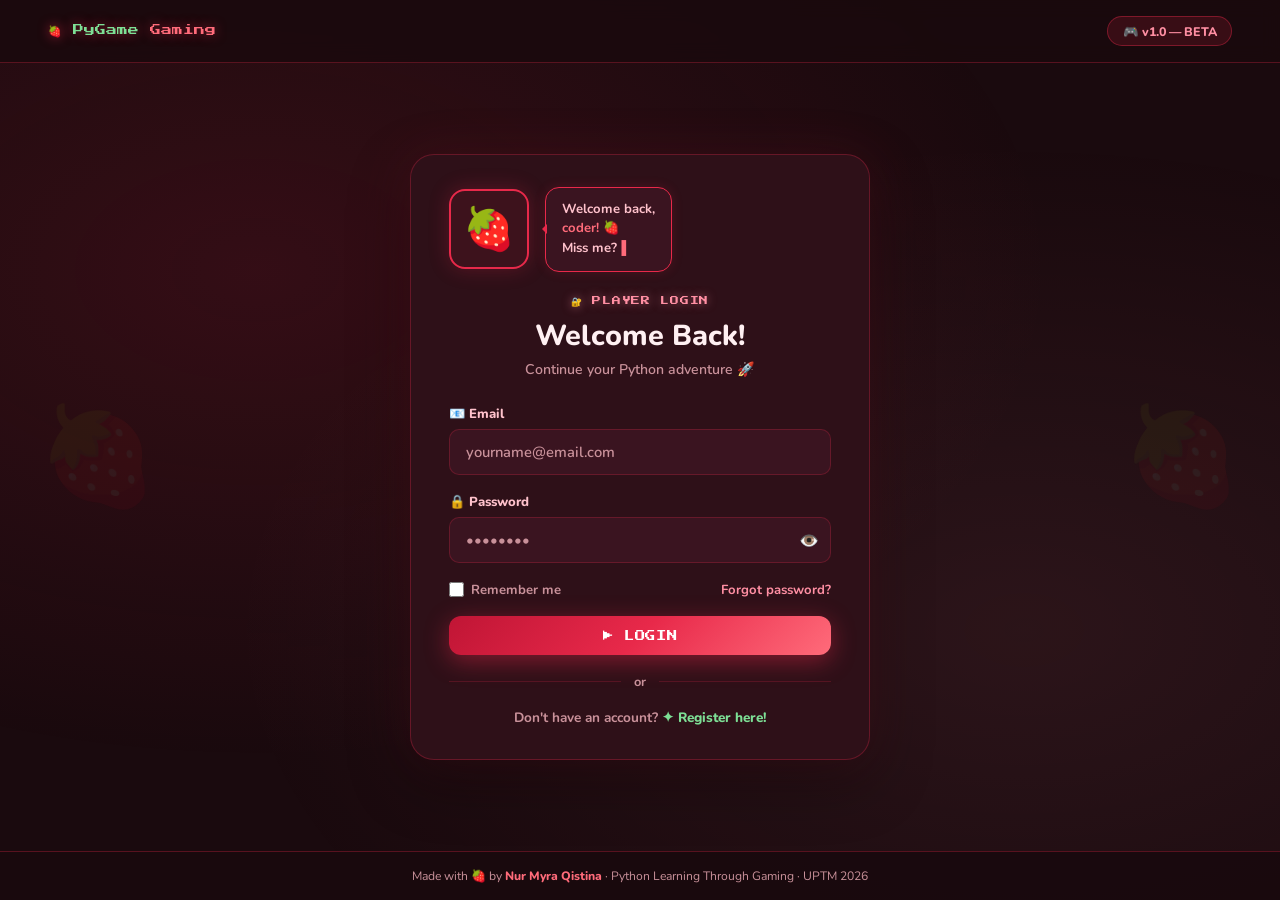
<file: lesson.html>
<!DOCTYPE html>
<html lang="en">
<head>
  <meta charset="UTF-8"/>
  <meta name="viewport" content="width=device-width, initial-scale=1.0"/>
  <title>🎮 Pygame — Lesson</title>
  <link href="https://fonts.googleapis.com/css2?family=Press+Start+2P&family=Nunito:wght@400;600;700;800&family=Fira+Code:wght@400;500&display=swap" rel="stylesheet"/>
  <link rel="stylesheet" href="css/dashboard.css"/>
  <link rel="stylesheet" href="css/lesson.css"/>
</head>
<body>

<div class="stars" id="stars"></div>

<!-- NAV -->
<nav>
  <a href="dashboard.html" class="logo">🎮 <span>Pygame</span></a>
  <div class="nav-center">
    <span id="lesson-nav-lbl" style="font-family:'Press Start 2P',monospace;font-size:0.45rem;color:#ff8fa3;">📚 Lesson</span>
  </div>
  <div class="nav-right">
    <div class="nav-badge" id="lesson-nav-stage">🌱 Beginner</div>
  </div>
</nav>

<!-- LESSON PAGE -->
<div class="lesson-page">

  <!-- Progress header -->
  <div class="lp-header">
    <button class="lp-back" onclick="window.location.href='dashboard.html'">← Back</button>
    <div class="lp-prog">
      <span class="lp-pct" id="lp-pct">Lesson 1 / 8</span>
      <div class="lp-bar"><div class="lp-fill" id="lp-fill" style="width:0%"></div></div>
    </div>
  </div>

  <!-- Topic banner -->
  <div id="lp-topic-banner" style="display:flex;align-items:center;justify-content:center;gap:0.5rem;padding:0.6rem 1rem;margin:0 auto 0.5rem;background:rgba(232,41,74,0.08);border:1px solid rgba(232,41,74,0.2);border-radius:12px;max-width:600px;">
    <span id="lp-topic-icon" style="font-size:1.4rem;">🖨️</span>
    <span id="lp-topic-name" style="font-family:'Press Start 2P',monospace;font-size:0.42rem;color:#ff8fa3;letter-spacing:0.05em;">Topic: print()</span>
  </div>

  <!-- Question card -->
  <div class="lp-card" id="lp-card">
    <span class="lp-qnum" id="lp-qnum">Question 1 of 3</span>
    <div class="lp-diff easy" id="lp-diff">🌱 Easy</div>
    <p class="lp-qtxt" id="lp-qtxt">Loading...</p>
    <pre class="lp-context" id="lp-context"></pre>
    <div id="lp-editor-mount"></div>
    <div class="fb-panel" id="lp-fb" style="display:none"></div>
    <button class="lp-next" id="lp-next" style="display:none" onclick="nextLessonQ()">NEXT ▶</button>
  </div>

</div>

<footer>Made with 🎮 by <b>Nur Myra Qistina</b> · Python Learning Through Gaming · UPTM 2026</footer>

<script src="js/questions.js"></script>
<script>

// ── Config ────────────────────────────────────────────────────
var STAGES = [
  { name:'🌱 Beginner Stage',     short:'Beginner',     bank:'beginner',     totalLessons:8 },
  { name:'⚡ Intermediate Stage', short:'Intermediate', bank:'intermediate', totalLessons:3 },
  { name:'👑 Master Stage',       short:'Master',       bank:'master',       totalLessons:8 }
];

var TOPICS = {
  beginner: {
    1: { icon:'🖨️', name:'print()' },
    2: { icon:'📦', name:'Variables' },
    3: { icon:'⌨️', name:'input()' },
    4: { icon:'🔀', name:'if / else' },
    5: { icon:'🔁', name:'for loop' },
    6: { icon:'🔄', name:'while loop' },
    7: { icon:'🔧', name:'Functions' },
    8: { icon:'📋', name:'Lists' }
  },
  intermediate: {
    1: { icon:'⚡', name:'List Comprehension' },
    2: { icon:'📖', name:'Dictionaries' },
    3: { icon:'↩️', name:'Functions with Return' }
  }
};

// ── Storage ───────────────────────────────────────────────────
function getSess()    { var r = localStorage.getItem('pyb_sess'); return r ? JSON.parse(r) : null; }
function getUsers()   { return JSON.parse(localStorage.getItem('pyb_users') || '[]'); }
function saveUsers(u) { localStorage.setItem('pyb_users', JSON.stringify(u)); }
function saveSess(u)  { localStorage.setItem('pyb_sess', JSON.stringify(u)); }

// ── Game state ────────────────────────────────────────────────
var D = {
  currentStage:0, currentLesson:1, xp:0, streak:1,
  lessonsCompleted:0, bossesBeaten:0, bestBossScore:null, bossRetries:0,
  badges:[], stagesCleared:[], lessonProgress:[0,0,0],
  bossUnlocked:[false,false,false]
};

var PB_URL = 'http://127.0.0.1:8090';

function saveDash() {
  var s = getSess(); if (!s) return;

  // Save to localStorage
  s.gd = Object.assign({}, s.gd || {}, D);
  localStorage.setItem('pyb_sess', JSON.stringify(s));

  // Save to PocketBase
  fetch(PB_URL + '/api/collections/users/records/' + s.id, {
    method: 'PATCH',
    headers: {
      'Content-Type': 'application/json',
      'Authorization': 'Bearer ' + (s.token || '')
    },
    body: JSON.stringify({ gamedata: D })
  }).catch(function(err) {
    console.warn('PocketBase save failed:', err);
  });
}

// ── Stars ─────────────────────────────────────────────────────
(function() {
  var el = document.getElementById('stars'); if (!el) return;
  for (var i = 0; i < 80; i++) {
    var s = document.createElement('div'); s.className = 'star';
    var z = Math.random() * 2 + 0.5;
    s.style.cssText = 'width:'+z+'px;height:'+z+'px;top:'+Math.random()*100+'%;left:'+Math.random()*100+'%';
    s.style.setProperty('--dur', (Math.random()*3+2)+'s');
    s.style.animationDelay = Math.random()*5+'s';
    el.appendChild(s);
  }
})();

// ── Lesson state ──────────────────────────────────────────────
var LS = { stageIdx:0, lessonNum:1, questions:[], qi:0, score:0, answered:false };

// ── Start lesson ──────────────────────────────────────────────
function startLesson(stageIdx, lessonNum) {
  var st           = STAGES[stageIdx] || STAGES[0];
  var totalLessons = st.totalLessons;
  var safeStage    = Math.max(0, Math.min(2, isNaN(stageIdx)  ? 0 : stageIdx));
  var safeLesson   = Math.max(1, Math.min(totalLessons, isNaN(lessonNum) ? 1 : lessonNum));

  LS = {
    stageIdx:  safeStage,
    lessonNum: safeLesson,
    questions: getLessonQuestions(st.bank, safeLesson),
    qi: 0, score: 0, answered: false
  };

  // Nav
  document.getElementById('lesson-nav-lbl').textContent   = '📚 ' + st.short + ' — Lesson ' + safeLesson;
  document.getElementById('lesson-nav-stage').textContent = st.name;

  // Topic banner
  var topic = (TOPICS[st.bank] || {})[safeLesson] || { icon:'📚', name:'Lesson ' + safeLesson };
  document.getElementById('lp-topic-icon').textContent = topic.icon;
  document.getElementById('lp-topic-name').textContent = 'Topic: ' + topic.name;

  renderLessonQ();
}

// ── Render question ───────────────────────────────────────────
function renderLessonQ() {
  LS.answered = false;

  var q = LS.questions[LS.qi];
  if (!q) { finishLesson(); return; }

  var st           = STAGES[LS.stageIdx];
  var totalLessons = st.totalLessons;
  var pct          = Math.round((LS.lessonNum / totalLessons) * 100);

  document.getElementById('lp-pct').textContent  = 'Lesson ' + LS.lessonNum + ' / ' + totalLessons;
  document.getElementById('lp-fill').style.width = pct + '%';
  document.getElementById('lp-qnum').textContent = 'Question ' + (LS.qi + 1) + ' of ' + LS.questions.length;

  // Difficulty
  var diffs = ['easy', 'med',    'hard'];
  var dlbls = ['🌱 Easy', '⚡ Medium', '🔥 Hard'];
  var dEl   = document.getElementById('lp-diff');
  dEl.textContent = dlbls[LS.qi] || '🌱 Easy';
  dEl.className   = 'lp-diff ' + (diffs[LS.qi] || 'easy');

  // Question text
  document.getElementById('lp-qtxt').textContent = q.q;

  // Context
  var ctx = document.getElementById('lp-context');
  if (q.ctx) { ctx.textContent = q.ctx; ctx.style.display = 'block'; }
  else        { ctx.textContent = '';    ctx.style.display = 'none';  }

  // Editor
  makeEditor('lp-editor-mount', q.placeholder || '# type your answer here', 'submitLessonA');

  // Reset feedback + next btn
  var fb = document.getElementById('lp-fb');
  fb.style.display = 'none'; fb.className = 'fb-panel'; fb.innerHTML = '';
  document.getElementById('lp-next').style.display = 'none';
}

// ── Submit answer ─────────────────────────────────────────────
function submitLessonA() {
  if (LS.answered) return;

  var val = getEditorValue('lp-editor-mount');
  if (!val.trim()) {
    setEditorState('lp-editor-mount', 'wrong');
    setTimeout(function(){ setEditorState('lp-editor-mount', ''); }, 600);
    return;
  }

  LS.answered = true;
  var q       = LS.questions[LS.qi];
  var correct = checkAnswer(val, q);

  if (correct) { LS.score++; setEditorState('lp-editor-mount', 'correct'); }
  else         {             setEditorState('lp-editor-mount', 'wrong');   }

  setEditorDisabled('lp-editor-mount', true);
  renderFeedback('lp-fb', correct, q, val);

  var nx = document.getElementById('lp-next');
  nx.style.display = 'block';
  nx.textContent   = LS.qi === LS.questions.length - 1 ? '✓ FINISH LESSON' : 'NEXT ▶';
}

// ── Next question ─────────────────────────────────────────────
function nextLessonQ() {
  LS.qi++;
  if (LS.qi < LS.questions.length) { renderLessonQ(); }
  else                              { finishLesson();  }
}

// ── Badge definitions ─────────────────────────────────────────
var BADGE_DEFS = [
  { id:0, icon:'🌱', name:'Seedling Coder',   desc:'You planted your first seed of Python knowledge!' },
  { id:1, icon:'🍓', name:'Berry in Progress', desc:'Halfway through! Youre ripening nicely!' },
  { id:2, icon:'👑', name:'Boss Berry',        desc:'You crushed the Mushroom King like a ripe strawberry!' },
  { id:3, icon:'💀', name:'Brave Berry',       desc:'You faced the boss and lived to code another day!' }
];

// ── Award badge ───────────────────────────────────────────────
function awardBadge(badgeId) {
  if (D.badges.indexOf(badgeId) > -1) return;
  D.badges.push(badgeId);
  sessionStorage.setItem('newBadge', badgeId); // tell dashboard to show popup
}

// ── Finish lesson ─────────────────────────────────────────────
function finishLesson() {
  var st           = STAGES[LS.stageIdx];
  var totalLessons = st.totalLessons;

  D.lessonsCompleted++;
  D.xp = Math.min(D.xp + 15, 300);
  D.lessonProgress[LS.stageIdx] = Math.min(Math.round((LS.lessonNum / totalLessons) * 100), 100);

  if (LS.stageIdx === D.currentStage && LS.lessonNum === D.currentLesson) {
    if (D.currentLesson < totalLessons) {
      D.currentLesson++;
    } else {
      D.bossUnlocked[D.currentStage]   = true;
      D.lessonProgress[D.currentStage] = 100;
    }
  }

  // Check badge awards
  if (LS.lessonNum === 1) awardBadge(0);  // finished lesson 1
  if (LS.lessonNum === 4) awardBadge(1);  // finished lesson 4 (middle)

  saveDash();
  sessionStorage.setItem('fromLesson', 'true');
  window.location.href = 'dashboard.html';
}

// ── Init ──────────────────────────────────────────────────────
window.addEventListener('DOMContentLoaded', function() {
  var s = getSess();
  if (!s) { window.location.href = 'login.html'; return; }

  // Load game data from session (synced from PocketBase on login)
  if (s.gd && Object.keys(s.gd).length > 0) {
    D = Object.assign({}, D, s.gd);
  }

  var stage  = parseInt(sessionStorage.getItem('lessonStage'));
  var lesson = parseInt(sessionStorage.getItem('lessonNumber'));
  startLesson(isNaN(stage) ? 0 : stage, isNaN(lesson) ? 1 : lesson);
});

</script>
</body>
</html>
</file>
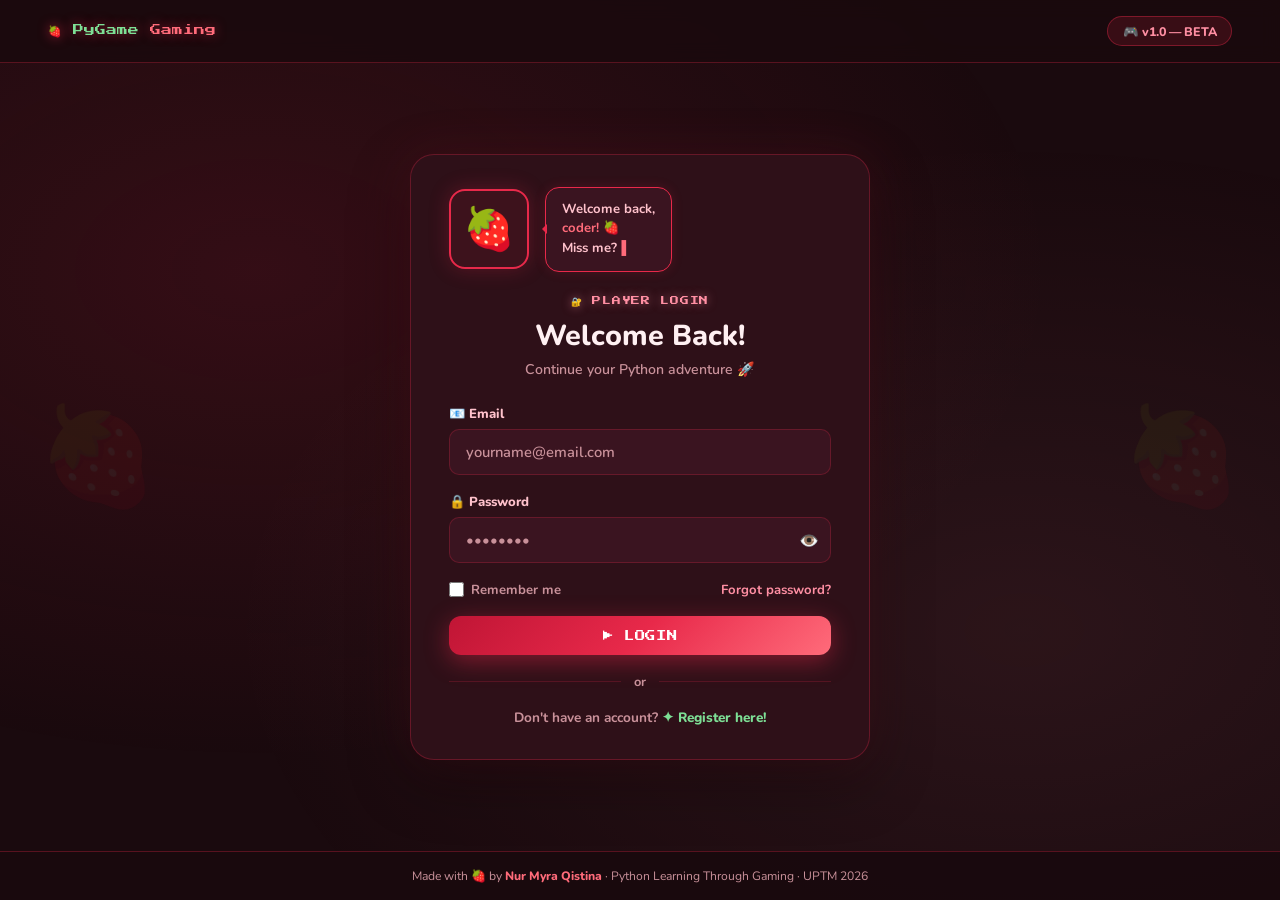
<file: login.html>
<!DOCTYPE html>
<html lang="en">
<head>
  <meta charset="UTF-8" />
  <meta name="viewport" content="width=device-width, initial-scale=1.0"/>
  <title>Login 🍓 PyGame Gaming</title>
  <link href="https://fonts.googleapis.com/css2?family=Press+Start+2P&family=Nunito:wght@400;600;700;800&display=swap" rel="stylesheet"/>
  <link rel="stylesheet" href="css/login.css" />
</head>
<body>

  <!-- Background seeds -->
  <div class="stars" id="stars"></div>
  <div id="pixels"></div>

  <!-- Navigation -->
  <nav>
    <a href="index.html" class="logo">🍓 <span>PyGame</span> Gaming</a>
    <div class="nav-badge">🎮 v1.0 — BETA</div>
  </nav>

  <!-- Login Card -->
  <div class="page-wrap">

    <div class="card">

      <!-- Character + bubble -->
      <div class="char-row">
        <div class="char-frame">
          <!--
            Replace with your image:
            <img src="assets/character.png" alt="Character" />
          -->
          <div class="char-emoji">🍓</div>
        </div>
        <div class="bubble">
          <p>Welcome back,<br><strong>coder!</strong> 🍓<br>Miss me? <span class="blink">▌</span></p>
        </div>
      </div>

      <!-- Title -->
      <div class="card-title">
        <span class="pixel-label">🔐 PLAYER LOGIN</span>
        <h1>Welcome Back!</h1>
        <p class="subtitle">Continue your Python adventure 🚀</p>
      </div>

      <!-- Form -->
      <div class="form">

        <div class="input-group">
          <label for="email">📧 Email</label>
          <div class="input-wrap">
            <input type="email" id="email" placeholder="yourname@email.com" />
          </div>
        </div>

        <div class="input-group">
          <label for="password">🔒 Password</label>
          <div class="input-wrap">
            <input type="password" id="password" placeholder="••••••••" />
            <button class="toggle-pw" id="togglePw" type="button">👁️</button>
          </div>
        </div>

        <div class="form-row">
          <label class="remember">
            <input type="checkbox" id="remember" />
            <span>Remember me</span>
          </label>
          <a href="#" class="forgot">Forgot password?</a>
        </div>

        <button class="btn btn-primary" id="loginBtn" type="button">
          ▶ LOGIN
        </button>

        <div class="divider"><span>or</span></div>

        <p class="switch-text">
          Don't have an account?
          <a href="register.html">✦ Register here!</a>
        </p>

      </div>
    </div>

    <!-- Decorative strawberries -->
    <div class="deco deco-left">🍓</div>
    <div class="deco deco-right">🍓</div>

  </div>

  <!-- Footer -->
  <footer>
    Made with 🍓 by <span>Nur Myra Qistina</span> · Python Learning Through Gaming · UPTM 2026
  </footer>

  <script src="js/login.js"></script>
</body>
</html>
</file>
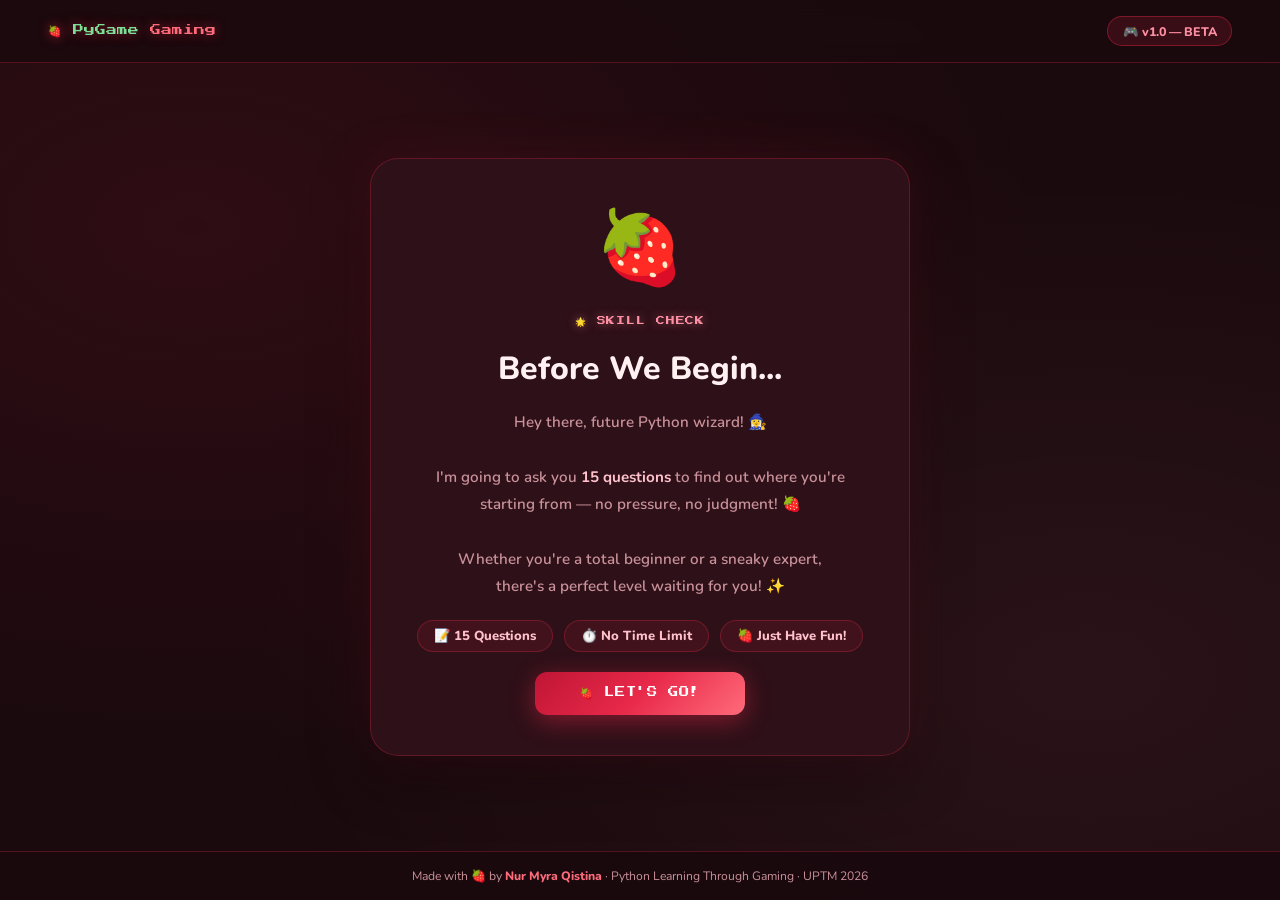
<file: quiz.html>
<!DOCTYPE html>
<html lang="en">
<head>
  <meta charset="UTF-8" />
  <meta name="viewport" content="width=device-width, initial-scale=1.0"/>
  <title>Skill Check 🍓 PyGame Gaming</title>
  <link href="https://fonts.googleapis.com/css2?family=Press+Start+2P&family=Nunito:wght@400;600;700;800&display=swap" rel="stylesheet"/>
  <link rel="stylesheet" href="css/quiz.css" />
</head>
<body>

  <div class="stars" id="stars"></div>
  <div id="pixels"></div>

  <!-- NAV -->
  <nav>
    <a href="index.html" class="logo">🍓 <span>PyGame</span> Gaming</a>
    <div class="nav-badge">🎮 v1.0 — BETA</div>
  </nav>

  <!-- ══════════════════════════════════
       SCREEN 1 — INTRO
  ══════════════════════════════════ -->
  <div class="screen active" id="screen-intro">
    <div class="intro-card">

      <div class="char-bounce">🍓</div>

      <div class="pixel-label">🌟 SKILL CHECK</div>
      <h1>Before We Begin...</h1>
      <p class="intro-text">
        Hey there, future Python wizard! 🧙‍♀️<br><br>
        I'm going to ask you <strong>15 questions</strong> to find out where 
        you're starting from — no pressure, no judgment! 🍓<br><br>
        Whether you're a total beginner or a sneaky expert,<br>
        there's a perfect level waiting for you! ✨
      </p>

      <div class="info-chips">
        <div class="chip">📝 15 Questions</div>
        <div class="chip">⏱️ No Time Limit</div>
        <div class="chip">🍓 Just Have Fun!</div>
      </div>

      <button class="btn btn-primary" id="startBtn">
        🍓 LET'S GO!
      </button>

    </div>
  </div>

  <!-- ══════════════════════════════════
       SCREEN 2 — QUIZ
  ══════════════════════════════════ -->
  <div class="screen" id="screen-quiz">
    <div class="quiz-card">

      <!-- Progress bar -->
      <div class="progress-top">
        <span class="q-counter" id="qCounter">Question 1 / 15</span>
        <div class="progress-bar">
          <div class="progress-fill" id="progressFill"></div>
        </div>
        <div class="berry-trail" id="berryTrail">🍓</div>
      </div>

      <!-- Difficulty badge -->
      <div class="diff-badge" id="diffBadge">🌱 Beginner</div>

      <!-- Question -->
      <div class="question-box">
        <p class="question-text" id="questionText">Loading...</p>
      </div>

      <!-- Code snippet (shown only for some questions) -->
      <pre class="code-block" id="codeBlock"></pre>

      <!-- Options -->
      <div class="options-grid" id="optionsGrid"></div>

      <!-- Next button (hidden until answer chosen) -->
      <button class="btn btn-next" id="nextBtn" style="display:none;">
        NEXT ▶
      </button>

    </div>
  </div>

  <!-- ══════════════════════════════════
       SCREEN 3 — RESULT
  ══════════════════════════════════ -->
  <div class="screen" id="screen-result">
    <div class="result-card">

      <div class="result-emoji" id="resultEmoji">🍓</div>
      <div class="confetti-row" id="confettiRow"></div>

      <div class="pixel-label" id="resultLabel">🏆 RESULT</div>
      <h1 class="result-title" id="resultTitle">Congratulations!</h1>
      <p class="result-level" id="resultLevel"></p>
      <p class="result-msg"   id="resultMsg"></p>

      <div class="score-bubble">
        <span>You got</span>
        <span class="score-num" id="scoreNum">0</span>
        <span>out of 15! 🍓</span>
      </div>

      <div class="result-badges" id="resultBadges"></div>

      <button class="btn btn-begin" id="beginBtn">
        🍓 LET'S BEGIN!
      </button>

      <a href="index.html" class="retry-link" id="retryLink">↩ Retake the quiz</a>

    </div>
  </div>

  <!-- FOOTER -->
  <footer>
    Made with 🍓 by <span>Nur Myra Qistina</span> · Python Learning Through Gaming · UPTM 2026
  </footer>

  <script src="js/quiz.js"></script>
</body>
</html>
</file>
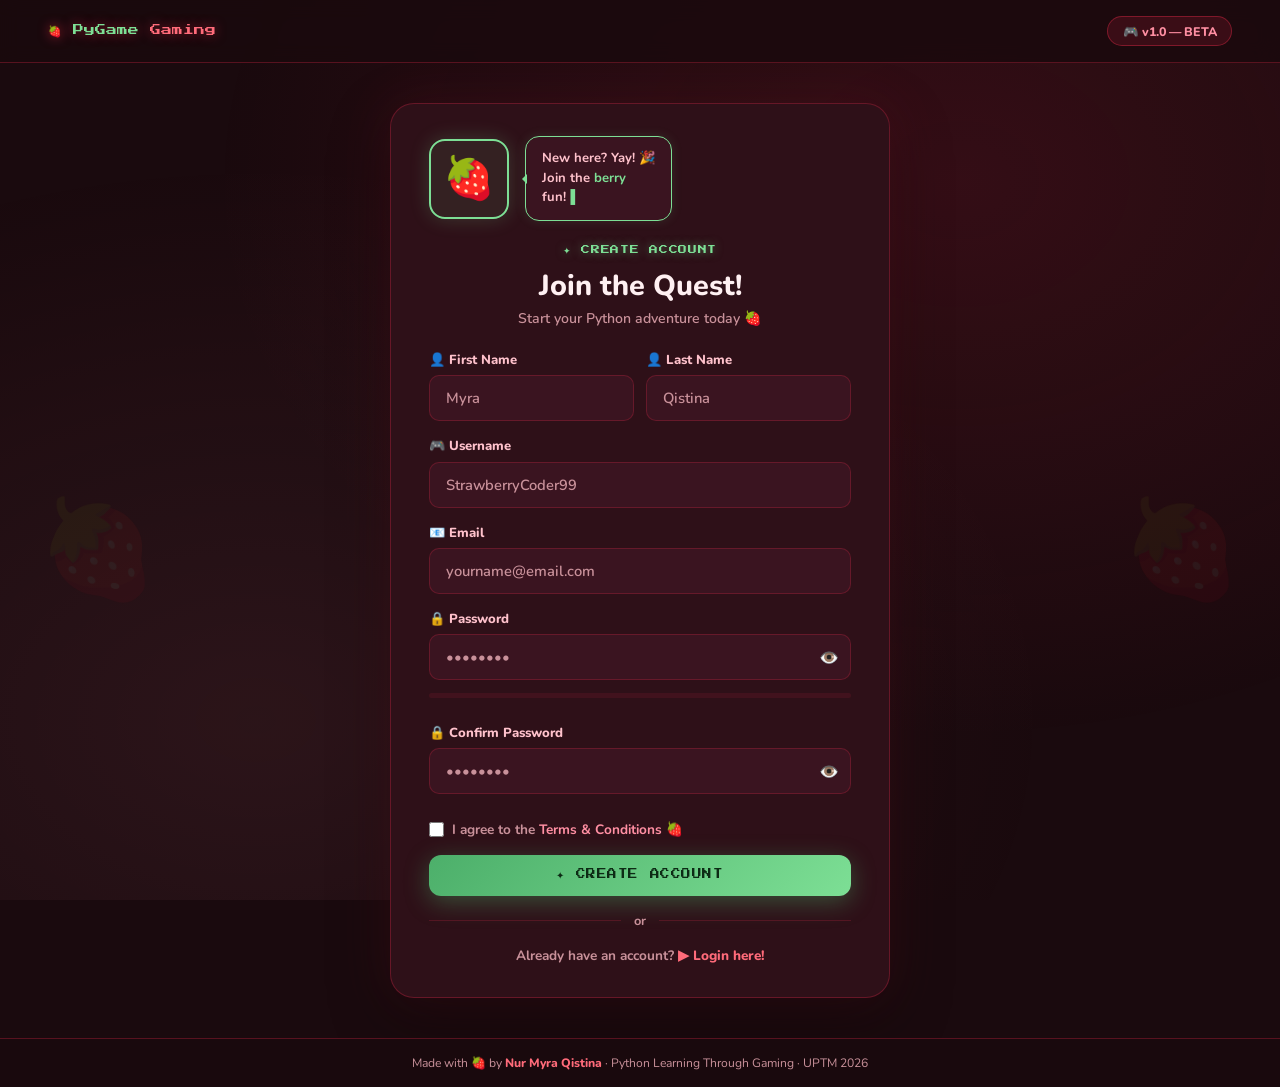
<file: register.html>
<!DOCTYPE html>
<html lang="en">
<head>
  <meta charset="UTF-8" />
  <meta name="viewport" content="width=device-width, initial-scale=1.0"/>
  <title>Register 🍓 PyGame Gaming</title>
  <link href="https://fonts.googleapis.com/css2?family=Press+Start+2P&family=Nunito:wght@400;600;700;800&display=swap" rel="stylesheet"/>
  <link rel="stylesheet" href="css/register.css" />
</head>
<body>

  <!-- Background seeds -->
  <div class="stars" id="stars"></div>
  <div id="pixels"></div>

  <!-- Navigation -->
  <nav>
    <a href="index.html" class="logo">🍓 <span>PyGame</span> Gaming</a>
    <div class="nav-badge">🎮 v1.0 — BETA</div>
  </nav>

  <!-- Register Card -->
  <div class="page-wrap">

    <div class="card">

      <!-- Character + bubble -->
      <div class="char-row">
        <div class="char-frame">
          <!--
            Replace with your image:
            <img src="assets/character.png" alt="Character" />
          -->
          <div class="char-emoji">🍓</div>
        </div>
        <div class="bubble">
          <p>New here? Yay! 🎉<br>Join the <strong>berry</strong><br>fun! <span class="blink">▌</span></p>
        </div>
      </div>

      <!-- Title -->
      <div class="card-title">
        <span class="pixel-label">✦ CREATE ACCOUNT</span>
        <h1>Join the Quest!</h1>
        <p class="subtitle">Start your Python adventure today 🍓</p>
      </div>

      <!-- Form -->
      <div class="form">

        <div class="form-two-col">

          <div class="input-group">
            <label for="firstname">👤 First Name</label>
            <div class="input-wrap">
              <input type="text" id="firstname" placeholder="Myra" />
            </div>
          </div>

          <div class="input-group">
            <label for="lastname">👤 Last Name</label>
            <div class="input-wrap">
              <input type="text" id="lastname" placeholder="Qistina" />
            </div>
          </div>

        </div>

        <div class="input-group">
          <label for="username">🎮 Username</label>
          <div class="input-wrap">
            <input type="text" id="username" placeholder="StrawberryCoder99" />
          </div>
        </div>

        <div class="input-group">
          <label for="email">📧 Email</label>
          <div class="input-wrap">
            <input type="email" id="email" placeholder="yourname@email.com" />
          </div>
        </div>

        <div class="input-group">
          <label for="password">🔒 Password</label>
          <div class="input-wrap">
            <input type="password" id="password" placeholder="••••••••" />
            <button class="toggle-pw" id="togglePw" type="button">👁️</button>
          </div>
          <!-- Password strength bar -->
          <div class="strength-bar">
            <div class="strength-fill" id="strengthFill"></div>
          </div>
          <span class="strength-label" id="strengthLabel"></span>
        </div>

        <div class="input-group">
          <label for="confirm">🔒 Confirm Password</label>
          <div class="input-wrap">
            <input type="password" id="confirm" placeholder="••••••••" />
            <button class="toggle-pw" id="toggleConfirm" type="button">👁️</button>
          </div>
          <span class="match-label" id="matchLabel"></span>
        </div>

        <label class="terms">
          <input type="checkbox" id="terms" />
          <span>I agree to the <a href="#">Terms & Conditions</a> 🍓</span>
        </label>

        <button class="btn btn-primary" id="registerBtn" type="button">
          ✦ CREATE ACCOUNT
        </button>

        <div class="divider"><span>or</span></div>

        <p class="switch-text">
          Already have an account?
          <a href="login.html">▶ Login here!</a>
        </p>

      </div>
    </div>

    <!-- Decorative strawberries -->
    <div class="deco deco-left">🍓</div>
    <div class="deco deco-right">🍓</div>

  </div>

  <!-- Footer -->
  <footer>
    Made with 🍓 by <span>Nur Myra Qistina</span> · Python Learning Through Gaming · UPTM 2026
  </footer>

  <script src="js/register.js"></script>
</body>
</html>
</file>
<file: css/style.css>
/* ============================================
   style.css — Python Learning Through Gaming
   🍓 Strawberry Gaming Theme
   Author: Nur Myra Qistina
   ============================================ */

   :root {
    --bg:           #1a0a0e;
    --bg2:          #240d12;
    --card:         #2e1018;
    --red:          #e8294a;
    --red-light:    #ff6b7a;
    --red-deep:     #c01535;
    --pink:         #ff8fa3;
    --pink-soft:    #ffc2cc;
    --cream:        #fff0f2;
    --green-leaf:   #4caf6a;
    --green-light:  #7ddf95;
    --yellow:       #ffd166;
    --text:         #fff0f2;
    --muted:        #c9919a;
    --border:       rgba(232, 41, 74, 0.25);
  }
  
  * { margin: 0; padding: 0; box-sizing: border-box; }
  
  body {
    background-color: var(--bg);
    font-family: 'Nunito', sans-serif;
    color: var(--text);
    min-height: 100vh;
    overflow-x: hidden;
  }
  
  body::before {
    content: '';
    position: fixed;
    inset: 0;
    background-image:
      radial-gradient(ellipse at 20% 20%, rgba(232,41,74,0.12) 0%, transparent 55%),
      radial-gradient(ellipse at 80% 80%, rgba(255,143,163,0.08) 0%, transparent 55%),
      radial-gradient(ellipse at 60% 10%, rgba(76,175,106,0.06) 0%, transparent 40%);
    pointer-events: none;
    z-index: 0;
  }
  
  /* Starfield seeds */
  .stars { position: fixed; inset: 0; pointer-events: none; z-index: 0; }
  .star {
    position: absolute;
    border-radius: 50%;
    background: var(--pink-soft);
    animation: twinkle var(--dur) ease-in-out infinite alternate;
    opacity: 0;
  }
  @keyframes twinkle { to { opacity: 0.5; } }
  
  .pixel-deco {
    position: fixed;
    animation: floatUp var(--d) linear infinite;
    opacity: 0;
    pointer-events: none;
    z-index: 0;
  }
  @keyframes floatUp {
    0%   { transform: translateY(100vh) rotate(0deg); opacity: 0; }
    10%  { opacity: 0.7; }
    90%  { opacity: 0.7; }
    100% { transform: translateY(-10vh) rotate(360deg); opacity: 0; }
  }
  
  /* NAV */
  nav {
    position: relative; z-index: 10;
    display: flex; align-items: center; justify-content: space-between;
    padding: 1.2rem 3rem;
    border-bottom: 1px solid var(--border);
    background: rgba(26,10,14,0.85);
    backdrop-filter: blur(10px);
  }
  .logo {
    font-family: 'Press Start 2P', monospace;
    font-size: 0.72rem;
    color: var(--red-light);
    text-shadow: 0 0 14px rgba(232,41,74,0.7);
    line-height: 1.7;
  }
  .logo span { color: var(--green-light); text-shadow: 0 0 10px rgba(76,175,106,0.6); }
  .nav-badge {
    background: rgba(232,41,74,0.15);
    border: 1px solid rgba(232,41,74,0.45);
    color: var(--pink);
    padding: 0.4rem 1rem;
    border-radius: 999px;
    font-size: 0.8rem;
    font-weight: 800;
  }
  
  /* MAIN LAYOUT */
  .main {
    position: relative; z-index: 5;
    display: flex; align-items: center; justify-content: space-between;
    gap: 2rem;
    min-height: calc(100vh - 130px);
    padding: 2rem 5rem;
  }
  
  /* CHARACTER */
  .character-side {
    flex: 0 0 320px;
    display: flex; flex-direction: column; align-items: center; gap: 1.2rem;
  }
  .character-frame {
    width: 220px; height: 220px;
    border-radius: 28px;
    border: 3px solid var(--red);
    background: rgba(232,41,74,0.08);
    box-shadow: 0 0 35px rgba(232,41,74,0.35), 0 0 70px rgba(232,41,74,0.1), inset 0 0 20px rgba(232,41,74,0.05);
    display: flex; align-items: center; justify-content: center;
    overflow: hidden;
    animation: charFloat 3s ease-in-out infinite;
    position: relative;
  }
  .character-frame::after {
    content: '';
    position: absolute; top: 8px; left: 12px;
    width: 40px; height: 20px;
    background: rgba(255,255,255,0.08);
    border-radius: 50%;
    transform: rotate(-30deg);
  }
  .character-frame img { width: 100%; height: 100%; object-fit: contain; }
  .character-placeholder { font-size: 5rem; animation: bounce 1s ease-in-out infinite alternate; }
  @keyframes charFloat {
    0%, 100% { transform: translateY(0) rotate(-1deg); }
    50%       { transform: translateY(-12px) rotate(1deg); }
  }
  @keyframes bounce { to { transform: scale(1.1); } }
  
  .speech-bubble {
    position: relative;
    background: var(--card);
    border: 2px solid var(--red);
    border-radius: 18px;
    padding: 1rem 1.3rem;
    max-width: 280px;
    text-align: center;
    box-shadow: 0 0 20px rgba(232,41,74,0.2);
  }
  .speech-bubble::before {
    content: '';
    position: absolute; top: -13px; left: 50%; transform: translateX(-50%);
    border: 7px solid transparent;
    border-bottom-color: var(--red);
  }
  .speech-bubble p { font-size: 0.88rem; font-weight: 700; color: var(--pink-soft); line-height: 1.6; }
  .speech-bubble strong { color: var(--red-light); }
  .blink { animation: blink 1.2s step-end infinite; color: var(--red-light); }
  @keyframes blink { 50% { opacity: 0; } }
  
  /* HERO */
  .hero {
    flex: 1;
    text-align: center;
    display: flex; flex-direction: column; align-items: center; gap: 1.4rem;
  }
  .pixel-title {
    font-family: 'Press Start 2P', monospace;
    font-size: clamp(0.75rem, 1.8vw, 1rem);
    color: var(--pink);
    text-shadow: 0 0 18px rgba(255,143,163,0.6);
    letter-spacing: 0.04em;
    line-height: 1.9;
    animation: fadeDown 0.8s ease both;
  }
  .pixel-title .line2 {
    color: var(--green-light);
    text-shadow: 0 0 14px rgba(125,223,149,0.5);
    display: block; margin-top: 0.4rem;
  }
  .main-title {
    font-size: clamp(2rem, 5vw, 3.2rem);
    font-weight: 800; line-height: 1.15;
    animation: fadeDown 0.9s 0.1s ease both;
    color: var(--cream);
  }
  .main-title .grad {
    background: linear-gradient(135deg, var(--red-light), var(--pink), var(--yellow));
    -webkit-background-clip: text;
    -webkit-text-fill-color: transparent;
    background-clip: text;
  }
  .tagline {
    font-size: 1rem; color: var(--muted);
    max-width: 500px; line-height: 1.8; font-weight: 600;
    animation: fadeDown 1s 0.2s ease both;
  }
  
  .stats {
    display: flex; gap: 1rem; flex-wrap: wrap; justify-content: center;
    animation: fadeDown 1s 0.3s ease both;
  }
  .stat-chip {
    display: flex; align-items: center; gap: 0.5rem;
    background: rgba(232,41,74,0.08);
    border: 1px solid rgba(232,41,74,0.25);
    border-radius: 999px;
    padding: 0.4rem 1rem;
    font-size: 0.82rem; font-weight: 700; color: var(--pink-soft);
  }
  .dot { width: 8px; height: 8px; border-radius: 50%; }
  .dot.green  { background: var(--green-light); box-shadow: 0 0 6px var(--green-light); }
  .dot.yellow { background: var(--yellow);      box-shadow: 0 0 6px var(--yellow); }
  .dot.pink   { background: var(--pink);        box-shadow: 0 0 6px var(--pink); }
  
  .levels-row {
    display: flex; gap: 0.8rem; flex-wrap: wrap; justify-content: center;
    animation: fadeDown 1s 0.4s ease both;
  }
  .level-badge {
    padding: 0.5rem 1.2rem;
    border-radius: 8px;
    font-family: 'Press Start 2P', monospace;
    font-size: 0.52rem;
    border: 2px solid;
    transition: transform 0.2s, box-shadow 0.2s;
    cursor: default;
  }
  .level-badge:hover { transform: scale(1.1) translateY(-2px); }
  .level-badge.beginner { color: var(--green-light); border-color: var(--green-light); background: rgba(125,223,149,0.1); }
  .level-badge.beginner:hover { box-shadow: 0 4px 16px rgba(125,223,149,0.3); }
  .level-badge.inter    { color: var(--pink);        border-color: var(--pink);        background: rgba(255,143,163,0.1); }
  .level-badge.inter:hover    { box-shadow: 0 4px 16px rgba(255,143,163,0.3); }
  .level-badge.advanced { color: var(--red-light);   border-color: var(--red-light);   background: rgba(232,41,74,0.1); }
  .level-badge.advanced:hover { box-shadow: 0 4px 16px rgba(232,41,74,0.35); }
  
  .cta-group {
    display: flex; gap: 1rem;
    animation: fadeDown 1s 0.5s ease both;
  }
  .btn {
    padding: 0.9rem 2.6rem;
    border-radius: 12px;
    font-family: 'Press Start 2P', monospace;
    font-size: 0.62rem;
    cursor: pointer; border: none;
    letter-spacing: 0.06em;
    transition: transform 0.15s, box-shadow 0.15s;
    text-decoration: none; display: inline-block;
  }
  .btn:hover { transform: translateY(-4px); }
  .btn-primary {
    background: linear-gradient(135deg, var(--red-deep), var(--red), var(--red-light));
    color: white;
    box-shadow: 0 6px 24px rgba(232,41,74,0.5);
  }
  .btn-primary:hover { box-shadow: 0 12px 32px rgba(232,41,74,0.7); }
  .btn-outline {
    background: transparent;
    color: var(--green-light);
    border: 2px solid var(--green-light);
    box-shadow: 0 0 12px rgba(76,175,106,0.2);
  }
  .btn-outline:hover { background: rgba(76,175,106,0.08); box-shadow: 0 0 24px rgba(76,175,106,0.4); }
  
  @keyframes fadeDown {
    from { opacity: 0; transform: translateY(-20px); }
    to   { opacity: 1; transform: translateY(0); }
  }
  
  /* FEATURE CARDS */
  .feature-side { flex: 0 0 245px; display: flex; flex-direction: column; gap: 0.9rem; }
  .feature-card {
    background: var(--card);
    border: 1px solid rgba(232,41,74,0.15);
    border-radius: 14px;
    padding: 1rem 1.2rem;
    display: flex; align-items: flex-start; gap: 0.8rem;
    transition: transform 0.2s, border-color 0.2s, box-shadow 0.2s;
    animation: fadeDown 1s ease both;
    position: relative; overflow: hidden;
  }
  .feature-card::before {
    content: '';
    position: absolute; top: -10px; right: -10px;
    width: 60px; height: 60px;
    background: radial-gradient(circle, rgba(232,41,74,0.08) 0%, transparent 70%);
    border-radius: 50%;
  }
  .feature-card:hover { transform: translateX(-5px); border-color: var(--red); box-shadow: 0 4px 20px rgba(232,41,74,0.15); }
  .feature-card:nth-child(1) { animation-delay: 0.3s; }
  .feature-card:nth-child(2) { animation-delay: 0.45s; }
  .feature-card:nth-child(3) { animation-delay: 0.6s; }
  .feature-card:nth-child(4) { animation-delay: 0.75s; }
  .feat-icon { font-size: 1.5rem; flex-shrink: 0; margin-top: 2px; }
  .feat-text h4 { font-size: 0.82rem; font-weight: 800; color: var(--pink-soft); margin-bottom: 0.25rem; }
  .feat-text p  { font-size: 0.75rem; color: var(--muted); line-height: 1.45; }
  
  /* FOOTER */
  footer {
    position: relative; z-index: 10;
    padding: 1.2rem 3rem;
    border-top: 1px solid var(--border);
    background: rgba(26,10,14,0.95);
    text-align: center;
    font-size: 0.78rem; color: var(--muted);
  }
  footer span { color: var(--red-light); font-weight: 800; }
  
  /* RESPONSIVE */
  @media (max-width: 900px) {
    .main { flex-direction: column; padding: 2rem; }
    .character-side, .feature-side { flex: unset; width: 100%; align-items: center; }
    .feature-side { flex-direction: row; flex-wrap: wrap; justify-content: center; }
    .feature-card { width: calc(50% - 0.45rem); }
  }
  @media (max-width: 560px) {
    nav { padding: 1rem 1.5rem; }
    .feature-card { width: 100%; }
    .cta-group { flex-direction: column; width: 100%; }
    .btn { text-align: center; }
    .stats { gap: 0.5rem; }
  }
</file>
<file: css/dashboard.css>
/* ============================================
   dashboard.css — PyBerry Gaming 🍓
   Author: Nur Myra Qistina
   ============================================ */

   :root {
    --bg:          #1a0a0e;
    --card:        #2e1018;
    --card-inner:  #3a1420;
    --red:         #e8294a;
    --red-light:   #ff6b7a;
    --red-deep:    #c01535;
    --pink:        #ff8fa3;
    --pink-soft:   #ffc2cc;
    --cream:       #fff0f2;
    --green:       #4caf6a;
    --green-light: #7ddf95;
    --yellow:      #ffd166;
    --blue:        #60a5fa;
    --text:        #fff0f2;
    --muted:       #c9919a;
    --border:      rgba(232,41,74,0.22);
  }
  
  * { margin: 0; padding: 0; box-sizing: border-box; }
  
  body {
    background: var(--bg);
    font-family: 'Nunito', sans-serif;
    color: var(--text);
    min-height: 100vh;
    display: flex; flex-direction: column;
    overflow-x: hidden;
  }
  
  body::before {
    content: '';
    position: fixed; inset: 0;
    background-image:
      radial-gradient(ellipse at 10% 20%, rgba(232,41,74,0.09) 0%, transparent 50%),
      radial-gradient(ellipse at 90% 80%, rgba(255,143,163,0.06) 0%, transparent 50%);
    pointer-events: none; z-index: 0;
  }
  
  /* SEEDS */
  .stars { position: fixed; inset: 0; pointer-events: none; z-index: 0; }
  .star {
    position: absolute; border-radius: 50%;
    background: var(--pink-soft);
    animation: twinkle var(--dur) ease-in-out infinite alternate; opacity: 0;
  }
  @keyframes twinkle { to { opacity: 0.35; } }
  .pixel-deco {
    position: fixed;
    animation: floatUp var(--d) linear infinite;
    opacity: 0; pointer-events: none; z-index: 0;
  }
  @keyframes floatUp {
    0%   { transform: translateY(100vh) rotate(0deg); opacity: 0; }
    10%  { opacity: 0.4; } 90% { opacity: 0.4; }
    100% { transform: translateY(-10vh) rotate(360deg); opacity: 0; }
  }
  
  /* ── NAV ── */
  nav {
    position: relative; z-index: 20;
    display: flex; align-items: center; justify-content: space-between;
    padding: 0.8rem 2rem;
    border-bottom: 1px solid var(--border);
    background: rgba(26,10,14,0.9);
    backdrop-filter: blur(12px);
    gap: 1rem;
  }
  .logo {
    font-family: 'Press Start 2P', monospace;
    font-size: 0.65rem; color: var(--red-light);
    text-shadow: 0 0 12px rgba(232,41,74,0.6);
    text-decoration: none; flex-shrink: 0;
  }
  .logo span { color: var(--green-light); }
  .nav-center { flex: 1; display: flex; align-items: center; justify-content: center; }
  .xp-bar-wrap {
    display: flex; align-items: center; gap: 0.6rem;
    background: rgba(232,41,74,0.08);
    border: 1px solid var(--border);
    border-radius: 999px;
    padding: 0.35rem 1rem;
  }
  .xp-label {
    font-family: 'Press Start 2P', monospace;
    font-size: 0.45rem; color: var(--yellow);
    text-shadow: 0 0 8px rgba(255,209,102,0.5);
  }
  .xp-bar {
    width: 160px; height: 8px;
    background: rgba(255,255,255,0.08);
    border-radius: 999px; overflow: hidden;
  }
  .xp-fill {
    height: 100%; width: 0%;
    background: linear-gradient(90deg, var(--yellow), #ffaa00);
    border-radius: 999px;
    transition: width 0.6s cubic-bezier(.22,1,.36,1);
    box-shadow: 0 0 8px rgba(255,209,102,0.5);
  }
  .xp-num { font-size: 0.78rem; font-weight: 800; color: var(--yellow); white-space: nowrap; }
  .nav-right { display: flex; align-items: center; gap: 0.8rem; flex-shrink: 0; }
  .nav-badge {
    background: rgba(232,41,74,0.15);
    border: 1px solid rgba(232,41,74,0.35);
    color: var(--pink); padding: 0.3rem 0.8rem;
    border-radius: 999px; font-size: 0.8rem; font-weight: 800;
  }
  .avatar {
    width: 36px; height: 36px;
    border-radius: 50%; border: 2px solid var(--red);
    background: rgba(232,41,74,0.1);
    display: flex; align-items: center; justify-content: center;
    font-size: 1.2rem;
    box-shadow: 0 0 12px rgba(232,41,74,0.3);
    animation: avatarPulse 3s ease-in-out infinite;
  }
  @keyframes avatarPulse {
    0%,100% { box-shadow: 0 0 12px rgba(232,41,74,0.3); }
    50%      { box-shadow: 0 0 20px rgba(232,41,74,0.6); }
  }
  
  /* ── DASHBOARD LAYOUT ── */
  .dashboard {
    position: relative; z-index: 5;
    display: grid;
    grid-template-columns: 230px 1fr 230px;
    gap: 0;
    flex: 1;
    min-height: 0;
  }
  
  /* ── SHARED SIDEBAR STYLES ── */
  aside {
    padding: 1rem;
    display: flex; flex-direction: column; gap: 0.9rem;
    overflow-y: auto;
    max-height: calc(100vh - 56px - 46px);
  }
  .sidebar-left  { border-right: 1px solid var(--border); background: rgba(26,10,14,0.5); }
  .sidebar-right { border-left:  1px solid var(--border); background: rgba(26,10,14,0.5); }
  
  .sidebar-section {
    background: var(--card);
    border: 1px solid var(--border);
    border-radius: 16px;
    padding: 1rem;
  }
  .section-title {
    font-family: 'Press Start 2P', monospace;
    font-size: 0.45rem; color: var(--pink);
    letter-spacing: 0.08em;
    margin-bottom: 0.8rem;
    text-shadow: 0 0 8px rgba(255,143,163,0.4);
  }
  
  /* Player card */
  .player-card {
    background: var(--card);
    border: 1px solid var(--border);
    border-radius: 16px;
    padding: 1rem;
    display: flex; align-items: center; gap: 0.8rem;
  }
  .player-avatar {
    width: 44px; height: 44px; flex-shrink: 0;
    border-radius: 12px;
    border: 2px solid var(--red);
    background: rgba(232,41,74,0.1);
    display: flex; align-items: center; justify-content: center;
    font-size: 1.6rem;
    animation: charFloat 3s ease-in-out infinite;
  }
  @keyframes charFloat { 0%,100%{transform:translateY(0)} 50%{transform:translateY(-4px)} }
  .player-name { font-size: 0.88rem; font-weight: 800; color: var(--cream); }
  .player-level-badge {
    font-family: 'Press Start 2P', monospace;
    font-size: 0.38rem; color: var(--green-light);
    margin-top: 0.3rem;
  }
  
  /* Progress list */
  .progress-list { display: flex; flex-direction: column; gap: 0.6rem; }
  .prog-item { display: flex; align-items: center; gap: 0.5rem; font-size: 0.75rem; font-weight: 700; }
  .prog-item span:first-child { width: 82px; flex-shrink: 0; font-size: 0.72rem; color: var(--muted); }
  .mini-bar { flex: 1; height: 6px; background: rgba(255,255,255,0.07); border-radius: 999px; overflow: hidden; }
  .mini-fill { height: 100%; border-radius: 999px; transition: width 0.6s ease; }
  .mini-fill.green  { background: var(--green-light); }
  .mini-fill.yellow { background: var(--yellow); }
  .mini-fill.red    { background: var(--red-light); }
  .prog-pct { font-size: 0.7rem; color: var(--muted); width: 28px; text-align: right; }
  
  /* Badges */
  .badges-grid {
    display: grid; grid-template-columns: repeat(3, 1fr); gap: 0.5rem;
  }
  .badge-slot {
    aspect-ratio: 1;
    border-radius: 10px;
    border: 2px solid rgba(232,41,74,0.2);
    background: rgba(232,41,74,0.05);
    display: flex; align-items: center; justify-content: center;
    font-size: 1.4rem;
    transition: transform 0.2s, border-color 0.2s;
    cursor: default;
  }
  .badge-slot:not(.locked):hover { transform: scale(1.1); border-color: var(--red); }
  .badge-slot.locked { filter: grayscale(1); opacity: 0.35; }
  .badge-slot.earned { border-color: var(--yellow); background: rgba(255,209,102,0.1); }
  
  /* Quote card */
  .quote-card {
    background: linear-gradient(135deg, rgba(232,41,74,0.12), rgba(255,143,163,0.06));
    border: 1px solid rgba(232,41,74,0.25);
    border-radius: 14px;
    padding: 0.9rem;
    display: flex; gap: 0.6rem; align-items: flex-start;
  }
  .quote-char { font-size: 1.4rem; flex-shrink: 0; animation: charFloat 2s ease-in-out infinite; }
  .quote-card p { font-size: 0.78rem; font-weight: 700; color: var(--pink-soft); line-height: 1.6; font-style: italic; }
  
  /* ── CENTER ── */
  .center {
    display: flex; flex-direction: column;
    overflow-y: auto;
    max-height: calc(100vh - 56px - 46px);
    background: rgba(13,6,9,0.3);
  }
  
  /* Map area */
  .map-area {
    flex: 1;
    display: flex; flex-direction: column; align-items: center;
    padding: 1.5rem 1rem 0.5rem;
    gap: 0.8rem;
  }
  .map-title { text-align: center; }
  .pixel-label {
    font-family: 'Press Start 2P', monospace;
    font-size: 0.5rem; color: var(--pink);
    letter-spacing: 0.1em;
    text-shadow: 0 0 10px rgba(255,143,163,0.4);
  }
  
  /* Map path */
  .map-path {
    position: relative;
    display: flex; flex-direction: column-reverse; align-items: center;
    gap: 0; width: 100%; max-width: 360px;
  }
  
  .map-connector {
    width: 4px; height: 32px;
    background: linear-gradient(to top, rgba(232,41,74,0.3), rgba(232,41,74,0.1));
    border-radius: 999px;
    position: relative; z-index: 1;
  }
  .map-connector::after {
    content: '·';
    position: absolute; top: 50%; left: 50%;
    transform: translate(-50%, -50%);
    color: var(--red); font-size: 1rem; opacity: 0.5;
  }
  
  /* Map nodes */
  .map-node {
    position: relative; z-index: 2;
    display: flex; flex-direction: row; align-items: center; gap: 0.8rem;
    width: 100%;
    cursor: pointer;
    transition: transform 0.2s;
  }
  .map-node:hover:not(.locked) { transform: scale(1.03); }
  .node-icon {
    width: 52px; height: 52px; flex-shrink: 0;
    border-radius: 14px;
    display: flex; align-items: center; justify-content: center;
    font-size: 1.6rem;
    border: 2px solid;
    transition: box-shadow 0.2s;
    position: relative;
  }
  .node-label {
    font-size: 0.78rem; font-weight: 800;
    line-height: 1.4; color: var(--muted);
  }
  
  .map-node.completed .node-icon {
    border-color: var(--green-light);
    background: rgba(125,223,149,0.12);
    box-shadow: 0 0 14px rgba(125,223,149,0.25);
  }
  .map-node.completed .node-label { color: var(--green-light); }
  
  .map-node.active .node-icon {
    border-color: var(--red);
    background: rgba(232,41,74,0.12);
    box-shadow: 0 0 20px rgba(232,41,74,0.4);
    animation: nodePulse 2s ease-in-out infinite;
  }
  .map-node.active .node-label { color: var(--cream); }
  @keyframes nodePulse {
    0%,100% { box-shadow: 0 0 20px rgba(232,41,74,0.4); }
    50%      { box-shadow: 0 0 30px rgba(232,41,74,0.7); }
  }
  
  .map-node.locked .node-icon {
    border-color: rgba(255,255,255,0.1);
    background: rgba(255,255,255,0.03);
    filter: grayscale(1); opacity: 0.4;
  }
  .map-node.locked { cursor: default; }
  .map-node.locked:hover { transform: none; }
  
  /* 2D Character */
  .map-character {
    position: absolute;
    left: calc(50% + 36px);
    bottom: 0;
    transition: bottom 0.8s cubic-bezier(.22,1,.36,1);
    display: flex; flex-direction: column; align-items: center;
    z-index: 10;
  }
  .char-2d {
    display: flex; flex-direction: column; align-items: center;
    animation: charWalk 0.5s steps(2) infinite;
  }
  @keyframes charWalk {
    0%   { transform: translateY(0) scaleX(1); }
    50%  { transform: translateY(-3px) scaleX(1); }
    100% { transform: translateY(0) scaleX(-1); }
  }
  .char-body { display: flex; flex-direction: column; align-items: center; line-height: 1; }
  .char-head   { font-size: 1.6rem; }
  .char-torso  { font-size: 1rem; margin: -2px 0; }
  .char-legs   { font-size: 0.7rem; }
  .char-shadow {
    width: 28px; height: 6px;
    background: radial-gradient(ellipse, rgba(232,41,74,0.3), transparent);
    border-radius: 50%; margin-top: 2px;
  }
  
  /* Lesson panel */
  .lesson-panel {
    background: var(--card);
    border-top: 1px solid var(--border);
    border-radius: 0;
    padding: 1.2rem 2rem;
    display: flex; align-items: center; justify-content: space-between; gap: 1.5rem;
    flex-shrink: 0;
    position: sticky; bottom: 0;
    background: rgba(46,16,24,0.97);
    backdrop-filter: blur(10px);
    border-top: 1px solid var(--border);
  }
  .lesson-badge {
    font-family: 'Press Start 2P', monospace;
    font-size: 0.42rem; color: var(--green-light);
    margin-bottom: 0.4rem;
  }
  .lesson-title { font-size: 1.2rem; font-weight: 800; color: var(--cream); margin-bottom: 0.3rem; }
  .lesson-desc { font-size: 0.84rem; color: var(--muted); margin-bottom: 0.6rem; font-weight: 600; }
  .lesson-meta { display: flex; gap: 1rem; font-size: 0.78rem; font-weight: 700; color: var(--muted); }
  .btn-start {
    font-family: 'Press Start 2P', monospace;
    font-size: 0.6rem; letter-spacing: 0.05em;
    padding: 0.85rem 2rem;
    border-radius: 12px; border: none; cursor: pointer;
    background: linear-gradient(135deg, var(--red-deep), var(--red), var(--red-light));
    color: white; white-space: nowrap;
    box-shadow: 0 6px 24px rgba(232,41,74,0.45);
    transition: transform 0.15s, box-shadow 0.15s;
    flex-shrink: 0;
  }
  .btn-start:hover { transform: translateY(-3px); box-shadow: 0 10px 30px rgba(232,41,74,0.65); }
  
  /* ── RIGHT SIDEBAR ── */
  .streak-section { text-align: center; }
  .streak-display { margin-bottom: 0.6rem; }
  .streak-num {
    font-family: 'Press Start 2P', monospace;
    font-size: 2rem; color: var(--red-light);
    text-shadow: 0 0 16px rgba(232,41,74,0.5);
  }
  .streak-label { font-size: 0.78rem; font-weight: 700; color: var(--muted); }
  .streak-days { display: flex; gap: 0.3rem; justify-content: center; flex-wrap: wrap; }
  .streak-day {
    width: 28px; height: 28px; border-radius: 8px;
    border: 1.5px solid rgba(232,41,74,0.2);
    background: rgba(232,41,74,0.04);
    display: flex; align-items: center; justify-content: center;
    font-size: 0.68rem; font-weight: 800; color: var(--muted);
  }
  .streak-day.active {
    border-color: var(--red);
    background: rgba(232,41,74,0.15);
    color: var(--red-light);
    box-shadow: 0 0 8px rgba(232,41,74,0.3);
  }
  
  .stats-list { display: flex; flex-direction: column; gap: 0.5rem; }
  .stat-row {
    display: flex; justify-content: space-between; align-items: center;
    font-size: 0.8rem; font-weight: 700; color: var(--muted);
    padding: 0.3rem 0;
    border-bottom: 1px solid rgba(232,41,74,0.08);
  }
  .stat-row:last-child { border-bottom: none; }
  .stat-val { color: var(--pink-soft); font-weight: 800; }
  
  .challenge-section {}
  .challenge-info { display: flex; gap: 0.6rem; align-items: center; margin-bottom: 0.6rem; }
  .challenge-icon { font-size: 1.6rem; }
  .challenge-name { font-size: 0.82rem; font-weight: 800; color: var(--cream); }
  .challenge-sub  { font-size: 0.72rem; color: var(--muted); font-weight: 700; }
  .challenge-bar {
    height: 8px;
    background: rgba(232,41,74,0.1);
    border-radius: 999px; overflow: hidden;
    margin-bottom: 0.3rem;
  }
  .challenge-fill {
    height: 100%;
    background: linear-gradient(90deg, var(--red-deep), var(--red));
    border-radius: 999px;
    transition: width 0.5s ease;
  }
  .challenge-pct { font-size: 0.72rem; font-weight: 800; color: var(--muted); }
  
  .leaderboard { display: flex; flex-direction: column; gap: 0.4rem; }
  .lb-row {
    display: flex; justify-content: space-between; align-items: center;
    padding: 0.4rem 0.6rem;
    border-radius: 8px;
    font-size: 0.8rem; font-weight: 700;
  }
  .lb-row span { font-size: 0.75rem; }
  .lb-row.gold   { background: rgba(255,209,102,0.12); color: var(--yellow); border: 1px solid rgba(255,209,102,0.2); }
  .lb-row.silver { background: rgba(148,163,184,0.08); color: #cbd5e1; border: 1px solid rgba(148,163,184,0.15); }
  .lb-row.bronze { background: rgba(180,83,9,0.1);    color: #fb923c; border: 1px solid rgba(180,83,9,0.2); }
  .lb-row.you    { background: rgba(232,41,74,0.12);  color: var(--pink); border: 1px solid var(--border); }
  
  /* ═══════════════════════════════
     POPUPS
  ═══════════════════════════════ */
  .popup-overlay {
    position: fixed; inset: 0;
    background: rgba(0,0,0,0.6);
    z-index: 100; display: none;
    backdrop-filter: blur(4px);
  }
  .popup-overlay.visible { display: block; }
  
  /* Motivational popup */
  .motivational-popup {
    position: fixed;
    top: 50%; left: 50%;
    transform: translate(-50%, -50%) scale(0.8);
    z-index: 101;
    background: var(--card);
    border: 2px solid var(--red);
    border-radius: 24px;
    padding: 2rem 2.4rem;
    text-align: center;
    max-width: 380px; width: 90%;
    display: none; flex-direction: column; align-items: center; gap: 0.8rem;
    box-shadow: 0 0 60px rgba(232,41,74,0.25), 0 20px 60px rgba(0,0,0,0.5);
    transition: transform 0.3s cubic-bezier(.22,1,.36,1), opacity 0.3s;
    opacity: 0;
  }
  .motivational-popup.visible {
    display: flex; transform: translate(-50%, -50%) scale(1); opacity: 1;
  }
  .popup-char { font-size: 3.5rem; animation: bigBounce 1.2s ease-in-out infinite alternate; }
  @keyframes bigBounce { to { transform: translateY(-10px) scale(1.05); } }
  .popup-title {
    font-family: 'Press Start 2P', monospace;
    font-size: 0.65rem; color: var(--pink);
    letter-spacing: 0.05em;
  }
  .popup-msg { font-size: 0.92rem; font-weight: 700; color: var(--muted); line-height: 1.7; }
  .popup-btn {
    font-family: 'Press Start 2P', monospace;
    font-size: 0.58rem; letter-spacing: 0.05em;
    padding: 0.75rem 2rem;
    border-radius: 10px; border: none; cursor: pointer;
    background: linear-gradient(135deg, var(--red-deep), var(--red), var(--red-light));
    color: white;
    box-shadow: 0 4px 18px rgba(232,41,74,0.4);
    transition: transform 0.15s;
  }
  .popup-btn:hover { transform: translateY(-2px); }
  
  /* Error help popup */
  .error-popup {
    position: fixed;
    bottom: 90px; right: 1.5rem;
    z-index: 50;
    background: var(--card);
    border: 2px solid var(--red);
    border-radius: 18px;
    width: 300px;
    box-shadow: 0 0 30px rgba(232,41,74,0.2), 0 10px 40px rgba(0,0,0,0.4);
    display: none;
    animation: slideUp 0.35s cubic-bezier(.22,1,.36,1) both;
  }
  .error-popup.visible { display: block; }
  @keyframes slideUp {
    from { transform: translateY(20px); opacity: 0; }
    to   { transform: translateY(0);    opacity: 1; }
  }
  .error-header {
    display: flex; align-items: center; gap: 0.5rem;
    padding: 0.8rem 1rem;
    border-bottom: 1px solid var(--border);
  }
  .error-icon { font-size: 1.2rem; }
  .error-title {
    font-size: 0.82rem; font-weight: 800; color: var(--cream); flex: 1;
  }
  .error-close {
    background: none; border: none; cursor: pointer;
    color: var(--muted); font-size: 1rem;
    transition: color 0.2s;
  }
  .error-close:hover { color: var(--red-light); }
  .error-body { padding: 0.9rem 1rem; display: flex; flex-direction: column; gap: 0.6rem; }
  .error-what { font-size: 0.82rem; font-weight: 700; color: var(--pink-soft); line-height: 1.5; }
  .error-hint {
    background: rgba(232,41,74,0.08);
    border-left: 3px solid var(--red);
    border-radius: 0 8px 8px 0;
    padding: 0.6rem 0.8rem;
    font-size: 0.8rem; font-weight: 700; color: var(--muted); line-height: 1.5;
  }
  .error-example {
    background: #110508;
    border-radius: 8px;
    padding: 0.6rem 0.8rem;
    font-family: 'Courier New', monospace;
    font-size: 0.78rem; color: var(--green-light);
    white-space: pre; line-height: 1.5;
  }
  
  /* Level up popup */
  .levelup-popup {
    position: fixed; inset: 0;
    z-index: 110;
    display: none; align-items: center; justify-content: center;
    background: rgba(0,0,0,0.75);
    backdrop-filter: blur(6px);
  }
  .levelup-popup.visible { display: flex; }
  .levelup-content {
    background: var(--card);
    border: 2px solid var(--yellow);
    border-radius: 28px;
    padding: 2.5rem 2.8rem;
    text-align: center;
    max-width: 400px; width: 90%;
    display: flex; flex-direction: column; align-items: center; gap: 0.9rem;
    box-shadow: 0 0 60px rgba(255,209,102,0.2), 0 20px 60px rgba(0,0,0,0.5);
    animation: levelupPop 0.5s cubic-bezier(.22,1,.36,1) both;
  }
  @keyframes levelupPop {
    from { transform: scale(0.7) rotate(-3deg); opacity: 0; }
    to   { transform: scale(1) rotate(0deg);    opacity: 1; }
  }
  .levelup-emoji { font-size: 5rem; animation: bigBounce 1.2s ease-in-out infinite alternate; }
  .levelup-title { font-size: 1.8rem; font-weight: 800; color: var(--cream); }
  .levelup-msg   { font-size: 0.9rem; font-weight: 700; color: var(--muted); line-height: 1.7; }
  .levelup-badge { font-size: 2.5rem; }
  
  /* FOOTER */
  footer {
    position: relative; z-index: 10;
    padding: 0.8rem 2rem;
    border-top: 1px solid var(--border);
    background: rgba(26,10,14,0.95);
    text-align: center;
    font-size: 0.74rem; color: var(--muted);
  }
  footer span { color: var(--red-light); font-weight: 800; }
  
  /* scrollbar */
  aside::-webkit-scrollbar { width: 4px; }
  aside::-webkit-scrollbar-track { background: transparent; }
  aside::-webkit-scrollbar-thumb { background: rgba(232,41,74,0.3); border-radius: 999px; }
  .center::-webkit-scrollbar { width: 4px; }
  .center::-webkit-scrollbar-track { background: transparent; }
  .center::-webkit-scrollbar-thumb { background: rgba(232,41,74,0.3); border-radius: 999px; }
  
  /* RESPONSIVE */
  @media (max-width: 900px) {
    .dashboard { grid-template-columns: 1fr; }
    .sidebar-right { display: none; }
    nav { padding: 0.7rem 1rem; }
    .xp-bar { width: 100px; }
  }
  @media (max-width: 600px) {
    .sidebar-left { display: none; }
    .lesson-panel { flex-direction: column; align-items: stretch; }
  }
</file>
<file: css/boss.css>
/* ============================================================
   boss.css
   PyBerry Gaming — Boss Fight Page Styles
   ============================================================ */

/* ── Page layout ────────────────────────────────────────────── */
.boss-page {
    flex: 1;
    position: relative;
    overflow: hidden;
  }
  
  .boss-bg {
    position: absolute;
    inset: 0;
    background:
      radial-gradient(ellipse at 50% 30%, rgba(232,41,74,.18) 0%, transparent 65%),
      radial-gradient(ellipse at 20% 80%, rgba(255,209,102,.08) 0%, transparent 50%),
      var(--bg);
    z-index: 0;
  }
  
  .boss-wrap {
    position: relative;
    z-index: 5;
    display: flex;
    flex-direction: column;
    align-items: center;
    padding: 1rem 1.5rem;
    gap: .8rem;
    height: 100%;
    overflow-y: auto;
  }
  
  /* ── Title bar ───────────────────────────────────────────────── */
  .boss-title-bar  { text-align: center; }
  .boss-stage-name {
    font-family: 'Press Start 2P', monospace;
    font-size: .52rem;
    color: var(--yw);
    letter-spacing: .12em;
    text-shadow: 0 0 12px rgba(255,209,102,.6);
    margin-bottom: .3rem;
  }
  .boss-qnum {
    font-family: 'Press Start 2P', monospace;
    font-size: .42rem;
    color: var(--mt);
  }
  
  /* ── Battle area (fighters + HP bars) ───────────────────────── */
  .battle-area {
    display: flex;
    align-items: center;
    justify-content: space-between;
    width: 100%;
    max-width: 680px;
    gap: 1rem;
  }
  
  .fighter {
    display: flex;
    flex-direction: column;
    align-items: center;
    gap: .5rem;
    flex: 0 0 auto;
  }
  
  .fighter-label {
    font-size: .7rem;
    font-weight: 800;
    color: var(--mt);
    font-family: 'Press Start 2P', monospace;
    margin-bottom: .2rem;
  }
  
  .fighter-emoji {
    font-size: 4rem;
    animation: floatBob 2s ease-in-out infinite;
    filter: drop-shadow(0 0 12px rgba(232,41,74,.4));
  }
  .fighter-emoji.boss-em {
    filter: drop-shadow(0 0 16px rgba(255,209,102,.5));
  }
  
  .hp-bar-wrap { width: 130px; }
  .hp-label    { display: flex; justify-content: space-between; font-size: .68rem; font-weight: 800; margin-bottom: .3rem; }
  .hp-lbl-green  { color: var(--gl); font-size: .68rem; font-weight: 800; }
  .hp-lbl-yellow { color: var(--yw); font-size: .68rem; font-weight: 800; }
  
  .hp-bar {
    height: 14px;
    border-radius: 999px;
    overflow: hidden;
    border: 1.5px solid rgba(255,255,255,.1);
  }
  .hp-fill {
    height: 100%;
    border-radius: 999px;
    transition: width .5s cubic-bezier(.22,1,.36,1), background .5s;
  }
  .hp-fill.player { background: linear-gradient(90deg, var(--gn), var(--gl)); }
  .hp-fill.boss   { background: linear-gradient(90deg, #b8860b, var(--yw)); }
  
  .vs-col  { display: flex; flex-direction: column; align-items: center; gap: .4rem; }
  .vs-badge {
    font-family: 'Press Start 2P', monospace;
    font-size: 1.1rem;
    color: var(--red);
    text-shadow: 0 0 16px rgba(232,41,74,.8);
    animation: nPulse 1s ease-in-out infinite;
  }
  
  /* ── Question card ───────────────────────────────────────────── */
  .boss-qcard {
    background: rgba(46,16,24,.95);
    border: 2px solid rgba(232,41,74,.3);
    border-radius: 18px;
    padding: 1.2rem 1.5rem;
    width: 100%;
    max-width: 680px;
    backdrop-filter: blur(8px);
  }
  
  .boss-qtxt {
    font-size: .93rem;
    font-weight: 800;
    color: var(--cr);
    line-height: 1.65;
    margin-bottom: .6rem;
  }
  
  /* Context code block */
  .boss-context {
    background: #0d0407;
    border: 1.5px solid rgba(232,41,74,.2);
    border-left: 3px solid var(--yw);
    border-radius: 9px;
    padding: .7rem .9rem;
    font-family: 'Fira Code', monospace;
    font-size: .8rem;
    color: var(--yw);
    white-space: pre;
    overflow-x: auto;
    line-height: 1.5;
    display: none;
    margin-bottom: .7rem;
  }
  .boss-context.vis { display: block; }
  
  /* Next button */
  .boss-next {
    font-family: 'Press Start 2P', monospace;
    font-size: .5rem;
    padding: .6rem 1.5rem;
    border-radius: 9px;
    border: none;
    cursor: pointer;
    background: linear-gradient(135deg, #b8860b, var(--yw));
    color: #1a0a00;
    box-shadow: 0 4px 14px rgba(255,209,102,.35);
    margin-top: .8rem;
    display: none;
    float: right;
    transition: transform .15s;
  }
  .boss-next:hover { transform: translateY(-2px); }
  
  /* Damage number float */
  .boss-dmg {
    position: absolute;
    font-family: 'Press Start 2P', monospace;
    font-size: 1rem;
    pointer-events: none;
    animation: dmgPop 1s ease forwards;
    z-index: 20;
  }
  @keyframes dmgPop {
    0%   { transform: translateY(0) scale(.8);   opacity: 1; }
    100% { transform: translateY(-55px) scale(1.2); opacity: 0; }
  }
  
  /* ── Code editor (same component, shared via questions.js) ───── */
  /* All .editor-* and .fb-* styles live in lesson.css             */
  /* Include lesson.css OR copy those styles here if not sharing   */
  
  /* ── Boss intro overlay ──────────────────────────────────────── */
  .boss-intro {
    position: fixed;
    inset: 0;
    z-index: 200;
    display: flex;
    align-items: center;
    justify-content: center;
    background: rgba(0,0,0,.95);
    flex-direction: column;
    gap: 1.1rem;
    animation: cIn .4s ease;
  }
  .boss-intro-em {
    font-size: 7rem;
    animation: bossIn .6s cubic-bezier(.22,1,.36,1) both, floatBob 2s 1s ease-in-out infinite;
  }
  .boss-intro-title {
    font-family: 'Press Start 2P', monospace;
    font-size: clamp(.7rem, 2vw, 1rem);
    color: var(--yw);
    text-shadow: 0 0 24px rgba(255,209,102,.7);
    text-align: center;
    line-height: 1.6;
  }
  .boss-intro-sub {
    font-size: 1rem;
    font-weight: 700;
    color: var(--mt);
    text-align: center;
    max-width: 420px;
    line-height: 1.7;
  }
  .bir-list { display: flex; flex-direction: column; gap: .5rem; text-align: center; }
  .bir {
    font-size: .85rem;
    font-weight: 800;
    color: var(--ps);
  }
  .bir b { color: var(--yw); }
  
  /* ── Boss result overlay ─────────────────────────────────────── */
  .boss-result {
    position: fixed;
    inset: 0;
    z-index: 200;
    display: flex;
    align-items: center;
    justify-content: center;
    background: rgba(0,0,0,.92);
    backdrop-filter: blur(6px);
  }
  .br-card {
    background: var(--card);
    border: 2px solid var(--yw);
    border-radius: 24px;
    padding: 2rem 2.4rem;
    text-align: center;
    max-width: 460px;
    width: 90%;
    display: flex;
    flex-direction: column;
    align-items: center;
    gap: .8rem;
    animation: lvlPop .5s cubic-bezier(.22,1,.36,1) both;
  }
  .br-card.fail { border-color: var(--red); }
  
  .br-em    { font-size: 4rem; animation: bBounce 1.2s ease-in-out infinite alternate; }
  .br-title { font-size: 1.6rem; font-weight: 800; color: var(--cr); }
  .br-score {
    font-family: 'Press Start 2P', monospace;
    font-size: 1.3rem;
    color: var(--yw);
  }
  .br-score.fail { color: var(--rl); }
  .br-msg { font-size: .88rem; font-weight: 700; color: var(--mt); line-height: 1.7; max-width: 360px; }
  .br-badges { display: flex; gap: .5rem; flex-wrap: wrap; justify-content: center; }
  .br-badge  { font-size: 1.5rem; animation: bPop .4s cubic-bezier(.22,1,.36,1) both; }
  .br-btns   { display: flex; gap: .8rem; flex-wrap: wrap; justify-content: center; margin-top: .5rem; }
  
  /* ── Battle animations ───────────────────────────────────────── */
  @keyframes floatBob  { 0%,100%{transform:translateY(0);}       50%{transform:translateY(-14px);} }
  @keyframes heroAtk   { 0%,100%{transform:translateX(0);}       50%{transform:translateX(28px) scale(1.1);} }
  @keyframes bossAtk   { 0%,100%{transform:translateX(0);}       50%{transform:translateX(-28px) scale(1.1);} }
  @keyframes dmgFlash  { 0%,100%{opacity:1;}                     50%{opacity:.15;filter:brightness(3) saturate(0);} }
  @keyframes bossIn    { from{transform:scale(0) rotate(180deg);opacity:0;} to{transform:scale(1) rotate(0deg);opacity:1;} }
</file>
<file: css/lesson.css>
/* ============================================================
   lesson.css
   PyBerry Gaming — Lesson Page Styles
   ============================================================ */

/* ── Page layout ────────────────────────────────────────────── */
.lesson-page {
    flex: 1;
    display: flex;
    flex-direction: column;
    align-items: center;
    padding: 1.5rem;
    gap: 1rem;
    overflow-y: auto;
  }
  
  /* ── Top header (back button + progress bar) ────────────────── */
  .lp-header {
    width: 100%;
    max-width: 680px;
    display: flex;
    align-items: center;
    justify-content: space-between;
    gap: 1rem;
  }
  
  .lp-back {
    background: rgba(232,41,74,.1);
    border: 1px solid var(--br);
    color: var(--mt);
    padding: .35rem .85rem;
    border-radius: 8px;
    font-size: .76rem;
    font-weight: 800;
    cursor: pointer;
    transition: all .2s;
  }
  .lp-back:hover { color: var(--pk); border-color: var(--red); }
  
  .lp-prog { flex: 1; display: flex; flex-direction: column; gap: .3rem; }
  
  .lp-pct {
    font-family: 'Press Start 2P', monospace;
    font-size: .42rem;
    color: var(--pk);
    text-align: right;
  }
  
  .lp-bar {
    height: 9px;
    background: rgba(232,41,74,.09);
    border-radius: 999px;
    overflow: hidden;
  }
  
  .lp-fill {
    height: 100%;
    background: linear-gradient(90deg, #e8294a, #ff6b7a);
    border-radius: 999px;
    transition: width .5s cubic-bezier(.22,1,.36,1);
    box-shadow: 0 0 10px rgba(232,41,74,0.6);
  }
  
  /* ── Question card ───────────────────────────────────────────── */
  .lp-card {
    background: var(--card);
    border: 1px solid var(--br);
    border-radius: 20px;
    padding: 1.8rem 2rem;
    width: 100%;
    max-width: 680px;
    box-shadow: 0 0 40px rgba(232,41,74,.08), 0 16px 50px rgba(0,0,0,.35);
    animation: cIn .4s ease both;
  }
  
  .lp-qnum {
    font-family: 'Press Start 2P', monospace;
    font-size: .46rem;
    color: var(--pk);
    margin-bottom: .5rem;
    display: block;
  }
  
  /* ── Difficulty badge ───────────────────────────────────────── */
  .lp-diff {
    display: inline-flex;
    font-family: 'Press Start 2P', monospace;
    font-size: .44rem;
    padding: .3rem .75rem;
    border-radius: 7px;
    border: 2px solid;
    margin-bottom: .75rem;
  }
  .lp-diff.easy  { color: var(--gl); border-color: var(--gl); background: rgba(125,223,149,.1); }
  .lp-diff.med   { color: var(--yw); border-color: var(--yw); background: rgba(255,209,102,.1); }
  .lp-diff.hard  { color: var(--rl); border-color: var(--rl); background: rgba(232,41,74,.1);  }
  
  /* ── Question text ───────────────────────────────────────────── */
  .lp-qtxt {
    font-size: 1rem;
    font-weight: 800;
    color: var(--cr);
    line-height: 1.65;
    margin-bottom: .5rem;
  }
  
  /* ── Context code block (read-only, shown above editor) ──────── */
  .lp-context {
    background: #110508;
    border: 1.5px solid rgba(232,41,74,.18);
    border-left: 3px solid var(--red);
    border-radius: 9px;
    padding: .85rem 1rem;
    font-family: 'Fira Code', monospace;
    font-size: .83rem;
    color: var(--ps);
    white-space: pre;
    overflow-x: auto;
    line-height: 1.6;
    margin-bottom: .8rem;
    display: none;
  }
  .lp-context.vis { display: block; }
  
  /* ── Next / Finish button ────────────────────────────────────── */
  .lp-next {
    font-family: 'Press Start 2P', monospace;
    font-size: .56rem;
    padding: .68rem 1.7rem;
    border-radius: 9px;
    border: none;
    cursor: pointer;
    background: linear-gradient(135deg, var(--rd), var(--red), var(--rl));
    color: #fff;
    box-shadow: 0 4px 16px rgba(232,41,74,.38);
    transition: transform .15s;
    display: none;
    float: right;
    margin-top: .6rem;
  }
  .lp-next:hover { transform: translateY(-2px); }
  
  /* ── Code editor (shared via questions.js) ───────────────────── */
  .code-editor-wrap { position: relative; margin: .8rem 0; }
  
  .code-editor-label {
    font-family: 'Press Start 2P', monospace;
    font-size: .42rem;
    color: var(--pk);
    letter-spacing: .06em;
    margin-bottom: .4rem;
    display: flex;
    align-items: center;
    gap: .5rem;
  }
  .code-editor-label span {
    background: rgba(232,41,74,.12);
    border: 1px solid rgba(232,41,74,.25);
    border-radius: 5px;
    padding: .15rem .5rem;
  }
  .editor-lang {
    color: var(--mt);
    font-size: .38rem;
  }
  
  .editor-chrome {
    background: #0d0407;
    border: 2px solid rgba(232,41,74,.3);
    border-radius: 12px;
    overflow: hidden;
    transition: border-color .25s, box-shadow .25s;
  }
  .editor-chrome:focus-within {
    border-color: var(--red);
    box-shadow: 0 0 0 3px rgba(232,41,74,.15), 0 0 20px rgba(232,41,74,.1);
  }
  .editor-chrome.correct {
    border-color: var(--gl) !important;
    box-shadow: 0 0 0 3px rgba(125,223,149,.15), 0 0 20px rgba(125,223,149,.1) !important;
    animation: correctPop .3s ease;
  }
  .editor-chrome.wrong {
    border-color: var(--red) !important;
    box-shadow: 0 0 0 3px rgba(232,41,74,.2) !important;
    animation: shake .35s ease;
  }
  
  .editor-topbar {
    background: #1a0508;
    padding: .4rem .8rem;
    display: flex;
    align-items: center;
    gap: .5rem;
    border-bottom: 1px solid rgba(232,41,74,.15);
  }
  .editor-dot   { width: 10px; height: 10px; border-radius: 50%; }
  .editor-dot.r { background: #ff5f57; }
  .editor-dot.y { background: #febc2e; }
  .editor-dot.g { background: #28c840; }
  .editor-filename {
    font-family: 'Fira Code', monospace;
    font-size: .68rem;
    color: var(--mt);
    margin-left: .3rem;
  }
  
  .editor-textarea {
    width: 100%;
    min-height: 80px;
    background: transparent;
    border: none;
    outline: none;
    padding: .9rem 1rem;
    font-family: 'Fira Code', monospace;
    font-size: .92rem;
    color: #e8d5b7;
    line-height: 1.7;
    resize: vertical;
    caret-color: var(--rl);
    tab-size: 4;
  }
  .editor-textarea::placeholder { color: rgba(201,145,154,.35); font-style: italic; }
  .editor-textarea:disabled     { opacity: .6; cursor: not-allowed; }
  
  .editor-footer {
    background: #1a0508;
    padding: .35rem .8rem;
    display: flex;
    align-items: center;
    justify-content: space-between;
    border-top: 1px solid rgba(232,41,74,.1);
  }
  .editor-hint {
    font-family: 'Fira Code', monospace;
    font-size: .65rem;
    color: rgba(201,145,154,.55);
  }
  .editor-run {
    font-family: 'Press Start 2P', monospace;
    font-size: .5rem;
    padding: .4rem 1rem;
    border-radius: 7px;
    border: none;
    cursor: pointer;
    background: linear-gradient(135deg, var(--rd), var(--red));
    color: #fff;
    transition: transform .15s, box-shadow .15s;
    box-shadow: 0 3px 12px rgba(232,41,74,.35);
  }
  .editor-run:hover    { transform: translateY(-2px); box-shadow: 0 6px 18px rgba(232,41,74,.5); }
  .editor-run:disabled { opacity: .5; cursor: not-allowed; transform: none; }
  
  /* ── Feedback panel ──────────────────────────────────────────── */
  .fb-panel {
    border-radius: 12px;
    padding: .9rem 1.1rem;
    margin-top: .7rem;
    display: none;
    animation: cIn .3s ease both;
  }
  .fb-panel.show { display: block; }
  .fb-panel.ok   { background: rgba(76,175,106,.08);  border: 1.5px solid rgba(125,223,149,.35); }
  .fb-panel.no   { background: rgba(232,41,74,.07);   border: 1.5px solid rgba(232,41,74,.35);   }
  
  .fb-top   { display: flex; align-items: center; gap: .6rem; margin-bottom: .5rem; }
  .fb-icon  { font-size: 1.3rem; }
  .fb-title { font-family: 'Press Start 2P', monospace; font-size: .5rem; }
  .fb-panel.ok .fb-title { color: var(--gl); }
  .fb-panel.no .fb-title { color: var(--rl); }
  
  .fb-body {
    font-size: .85rem;
    font-weight: 700;
    color: var(--mt);
    line-height: 1.7;
    margin-bottom: .55rem;
  }
  
  .fb-wrong-reasons { display: flex; flex-direction: column; gap: .35rem; margin-top: .4rem; }
  .fb-reason {
    display: flex;
    align-items: flex-start;
    gap: .45rem;
    font-size: .8rem;
    font-weight: 700;
    color: var(--ps);
    line-height: 1.5;
  }
  .fb-reason span:first-child { flex-shrink: 0; font-size: .9rem; }
  
  .fb-correct-label {
    font-size: .78rem;
    font-weight: 800;
    color: var(--mt);
    margin-top: .6rem;
    margin-bottom: .3rem;
  }
  .fb-correct-code {
    background: #0d0407;
    border: 1.5px solid rgba(125,223,149,.3);
    border-left: 3px solid var(--gl);
    border-radius: 8px;
    padding: .6rem .9rem;
    font-family: 'Fira Code', monospace;
    font-size: .83rem;
    color: var(--gl);
    white-space: pre;
    overflow-x: auto;
    line-height: 1.6;
  }
  
  /* ── Keyframes ───────────────────────────────────────────────── */
  @keyframes correctPop {
    0%   { transform: scale(1); }
    50%  { transform: scale(1.04); }
    100% { transform: scale(1); }
  }
</file>
<file: css/login.css>
/* ============================================
   login.css — PyBerry Gaming
   🍓 Strawberry Gaming Theme
   Author: Nur Myra Qistina
   ============================================ */

   :root {
    --bg:           #1a0a0e;
    --card:         #2e1018;
    --card-inner:   #3a1420;
    --red:          #e8294a;
    --red-light:    #ff6b7a;
    --red-deep:     #c01535;
    --pink:         #ff8fa3;
    --pink-soft:    #ffc2cc;
    --cream:        #fff0f2;
    --green-leaf:   #4caf6a;
    --green-light:  #7ddf95;
    --yellow:       #ffd166;
    --text:         #fff0f2;
    --muted:        #c9919a;
    --border:       rgba(232, 41, 74, 0.3);
  }
  
  * { margin: 0; padding: 0; box-sizing: border-box; }
  
  body {
    background-color: var(--bg);
    font-family: 'Nunito', sans-serif;
    color: var(--text);
    min-height: 100vh;
    overflow-x: hidden;
    display: flex;
    flex-direction: column;
  }
  
  body::before {
    content: '';
    position: fixed; inset: 0;
    background-image:
      radial-gradient(ellipse at 20% 30%, rgba(232,41,74,0.13) 0%, transparent 55%),
      radial-gradient(ellipse at 80% 70%, rgba(255,143,163,0.08) 0%, transparent 55%);
    pointer-events: none; z-index: 0;
  }
  
  /* SEEDS */
  .stars { position: fixed; inset: 0; pointer-events: none; z-index: 0; }
  .star {
    position: absolute; border-radius: 50%;
    background: var(--pink-soft);
    animation: twinkle var(--dur) ease-in-out infinite alternate;
    opacity: 0;
  }
  @keyframes twinkle { to { opacity: 0.45; } }
  .pixel-deco {
    position: fixed;
    animation: floatUp var(--d) linear infinite;
    opacity: 0; pointer-events: none; z-index: 0;
  }
  @keyframes floatUp {
    0%   { transform: translateY(100vh) rotate(0deg); opacity: 0; }
    10%  { opacity: 0.6; }
    90%  { opacity: 0.6; }
    100% { transform: translateY(-10vh) rotate(360deg); opacity: 0; }
  }
  
  /* NAV */
  nav {
    position: relative; z-index: 10;
    display: flex; align-items: center; justify-content: space-between;
    padding: 1rem 3rem;
    border-bottom: 1px solid var(--border);
    background: rgba(26,10,14,0.85);
    backdrop-filter: blur(10px);
  }
  .logo {
    font-family: 'Press Start 2P', monospace;
    font-size: 0.68rem;
    color: var(--red-light);
    text-shadow: 0 0 12px rgba(232,41,74,0.6);
    text-decoration: none;
  }
  .logo span { color: var(--green-light); }
  .nav-badge {
    background: rgba(232,41,74,0.15);
    border: 1px solid rgba(232,41,74,0.4);
    color: var(--pink);
    padding: 0.35rem 0.9rem;
    border-radius: 999px;
    font-size: 0.78rem; font-weight: 800;
  }
  
  /* PAGE WRAP */
  .page-wrap {
    flex: 1;
    position: relative; z-index: 5;
    display: flex; align-items: center; justify-content: center;
    padding: 2.5rem 1.5rem;
  }
  
  /* DECORATIVE STRAWBERRIES */
  .deco {
    position: absolute;
    font-size: 6rem;
    opacity: 0.06;
    pointer-events: none;
    animation: decoFloat 4s ease-in-out infinite;
    user-select: none;
  }
  .deco-left  { left: 3%;  top: 50%; transform: translateY(-50%); }
  .deco-right { right: 3%; top: 50%; transform: translateY(-50%); animation-delay: 2s; }
  @keyframes decoFloat {
    0%, 100% { transform: translateY(-50%) rotate(-5deg); }
    50%       { transform: translateY(calc(-50% - 15px)) rotate(5deg); }
  }
  
  /* CARD */
  .card {
    background: var(--card);
    border: 1px solid var(--border);
    border-radius: 24px;
    padding: 2rem 2.4rem;
    width: 100%;
    max-width: 460px;
    box-shadow: 0 0 50px rgba(232,41,74,0.12), 0 20px 60px rgba(0,0,0,0.4);
    animation: cardIn 0.6s cubic-bezier(.22,1,.36,1) both;
  }
  @keyframes cardIn {
    from { opacity: 0; transform: translateY(30px) scale(0.97); }
    to   { opacity: 1; transform: translateY(0) scale(1); }
  }
  
  /* CHARACTER ROW */
  .char-row {
    display: flex; align-items: center; gap: 1rem;
    margin-bottom: 1.5rem;
  }
  .char-frame {
    width: 80px; height: 80px; flex-shrink: 0;
    border-radius: 16px;
    border: 2px solid var(--red);
    background: rgba(232,41,74,0.08);
    box-shadow: 0 0 20px rgba(232,41,74,0.25);
    display: flex; align-items: center; justify-content: center;
    animation: charFloat 3s ease-in-out infinite;
    overflow: hidden;
  }
  .char-frame img { width: 100%; height: 100%; object-fit: contain; }
  .char-emoji { font-size: 2.6rem; }
  @keyframes charFloat {
    0%,100% { transform: translateY(0); }
    50%      { transform: translateY(-6px); }
  }
  .bubble {
    background: var(--card-inner);
    border: 1.5px solid var(--red);
    border-radius: 14px;
    padding: 0.75rem 1rem;
    position: relative;
    box-shadow: 0 0 12px rgba(232,41,74,0.15);
  }
  .bubble::before {
    content: '';
    position: absolute; left: -9px; top: 50%; transform: translateY(-50%);
    border: 5px solid transparent;
    border-right-color: var(--red);
  }
  .bubble p { font-size: 0.82rem; font-weight: 700; color: var(--pink-soft); line-height: 1.5; }
  .bubble strong { color: var(--red-light); }
  .blink { animation: blink 1.2s step-end infinite; color: var(--red-light); }
  @keyframes blink { 50% { opacity: 0; } }
  
  /* CARD TITLE */
  .card-title { text-align: center; margin-bottom: 1.6rem; }
  .pixel-label {
    font-family: 'Press Start 2P', monospace;
    font-size: 0.55rem;
    color: var(--pink);
    text-shadow: 0 0 10px rgba(255,143,163,0.5);
    letter-spacing: 0.08em;
    display: block; margin-bottom: 0.6rem;
  }
  .card-title h1 {
    font-size: 1.8rem; font-weight: 800;
    color: var(--cream); margin-bottom: 0.3rem;
  }
  .subtitle { font-size: 0.88rem; color: var(--muted); font-weight: 600; }
  
  /* FORM */
  .form { display: flex; flex-direction: column; gap: 1.1rem; }
  
  .input-group { display: flex; flex-direction: column; gap: 0.4rem; }
  .input-group label {
    font-size: 0.82rem; font-weight: 800; color: var(--pink-soft);
  }
  .input-wrap { position: relative; }
  .input-wrap input {
    width: 100%;
    background: var(--card-inner);
    border: 1.5px solid rgba(232,41,74,0.25);
    border-radius: 10px;
    padding: 0.75rem 1rem;
    color: var(--text);
    font-family: 'Nunito', sans-serif;
    font-size: 0.92rem; font-weight: 600;
    transition: border-color 0.2s, box-shadow 0.2s;
    outline: none;
  }
  .input-wrap input::placeholder { color: var(--muted); }
  .input-wrap input:focus {
    border-color: var(--red);
    box-shadow: 0 0 0 3px rgba(232,41,74,0.15);
  }
  .toggle-pw {
    position: absolute; right: 10px; top: 50%; transform: translateY(-50%);
    background: none; border: none; cursor: pointer;
    font-size: 1rem; padding: 2px;
    transition: transform 0.2s;
  }
  .toggle-pw:hover { transform: translateY(-50%) scale(1.2); }
  
  /* Form row */
  .form-row {
    display: flex; align-items: center; justify-content: space-between;
  }
  .remember {
    display: flex; align-items: center; gap: 0.4rem;
    font-size: 0.82rem; font-weight: 700; color: var(--muted);
    cursor: pointer;
  }
  .remember input[type="checkbox"] {
    accent-color: var(--red); width: 15px; height: 15px; cursor: pointer;
  }
  .forgot {
    font-size: 0.82rem; font-weight: 700;
    color: var(--pink); text-decoration: none;
    transition: color 0.2s;
  }
  .forgot:hover { color: var(--red-light); }
  
  /* BUTTON */
  .btn {
    width: 100%; padding: 0.9rem;
    border-radius: 12px;
    font-family: 'Press Start 2P', monospace;
    font-size: 0.65rem; letter-spacing: 0.06em;
    cursor: pointer; border: none;
    transition: transform 0.15s, box-shadow 0.15s;
  }
  .btn:hover { transform: translateY(-3px); }
  .btn:active { transform: translateY(0); }
  .btn-primary {
    background: linear-gradient(135deg, var(--red-deep), var(--red), var(--red-light));
    color: white;
    box-shadow: 0 6px 24px rgba(232,41,74,0.45);
  }
  .btn-primary:hover { box-shadow: 0 10px 30px rgba(232,41,74,0.65); }
  
  /* DIVIDER */
  .divider {
    display: flex; align-items: center; gap: 0.8rem;
    color: var(--muted); font-size: 0.8rem; font-weight: 700;
  }
  .divider::before, .divider::after {
    content: ''; flex: 1;
    height: 1px; background: rgba(232,41,74,0.2);
  }
  
  /* SWITCH TEXT */
  .switch-text {
    text-align: center;
    font-size: 0.85rem; font-weight: 700; color: var(--muted);
  }
  .switch-text a {
    color: var(--green-light); text-decoration: none; font-weight: 800;
    transition: color 0.2s;
  }
  .switch-text a:hover { color: var(--green-leaf); }
  
  /* FOOTER */
  footer {
    position: relative; z-index: 10;
    padding: 1rem 3rem;
    border-top: 1px solid var(--border);
    background: rgba(26,10,14,0.95);
    text-align: center;
    font-size: 0.76rem; color: var(--muted);
  }
  footer span { color: var(--red-light); font-weight: 800; }
  
  /* RESPONSIVE */
  @media (max-width: 520px) {
    nav { padding: 1rem 1.5rem; }
    .card { padding: 1.5rem; }
    .deco { display: none; }
  }
</file>
<file: css/quiz.css>
/* ============================================
   quiz.css — PyBerry Gaming
   🍓 Strawberry Gaming Theme
   Author: Nur Myra Qistina
   ============================================ */

   :root {
    --bg:          #1a0a0e;
    --card:        #2e1018;
    --card-inner:  #3a1420;
    --red:         #e8294a;
    --red-light:   #ff6b7a;
    --red-deep:    #c01535;
    --pink:        #ff8fa3;
    --pink-soft:   #ffc2cc;
    --cream:       #fff0f2;
    --green:       #4caf6a;
    --green-light: #7ddf95;
    --yellow:      #ffd166;
    --text:        #fff0f2;
    --muted:       #c9919a;
    --border:      rgba(232,41,74,0.28);
  }
  
  * { margin: 0; padding: 0; box-sizing: border-box; }
  
  body {
    background: var(--bg);
    font-family: 'Nunito', sans-serif;
    color: var(--text);
    min-height: 100vh;
    display: flex; flex-direction: column;
    overflow-x: hidden;
  }
  
  body::before {
    content: '';
    position: fixed; inset: 0;
    background-image:
      radial-gradient(ellipse at 15% 25%, rgba(232,41,74,0.1) 0%, transparent 55%),
      radial-gradient(ellipse at 85% 75%, rgba(255,143,163,0.07) 0%, transparent 55%);
    pointer-events: none; z-index: 0;
  }
  
  /* SEEDS */
  .stars { position: fixed; inset: 0; pointer-events: none; z-index: 0; }
  .star {
    position: absolute; border-radius: 50%;
    background: var(--pink-soft);
    animation: twinkle var(--dur) ease-in-out infinite alternate;
    opacity: 0;
  }
  @keyframes twinkle { to { opacity: 0.4; } }
  .pixel-deco {
    position: fixed;
    animation: floatUp var(--d) linear infinite;
    opacity: 0; pointer-events: none; z-index: 0;
  }
  @keyframes floatUp {
    0%   { transform: translateY(100vh) rotate(0deg); opacity: 0; }
    10%  { opacity: 0.5; }
    90%  { opacity: 0.5; }
    100% { transform: translateY(-10vh) rotate(360deg); opacity: 0; }
  }
  
  /* NAV */
  nav {
    position: relative; z-index: 10;
    display: flex; align-items: center; justify-content: space-between;
    padding: 1rem 3rem;
    border-bottom: 1px solid var(--border);
    background: rgba(26,10,14,0.85);
    backdrop-filter: blur(10px);
  }
  .logo {
    font-family: 'Press Start 2P', monospace;
    font-size: 0.68rem; color: var(--red-light);
    text-shadow: 0 0 12px rgba(232,41,74,0.6);
    text-decoration: none;
  }
  .logo span { color: var(--green-light); }
  .nav-badge {
    background: rgba(232,41,74,0.15);
    border: 1px solid rgba(232,41,74,0.4);
    color: var(--pink); padding: 0.35rem 0.9rem;
    border-radius: 999px; font-size: 0.78rem; font-weight: 800;
  }
  
  /* SCREEN SYSTEM */
  .screen {
    flex: 1; z-index: 5; position: relative;
    display: none; align-items: center; justify-content: center;
    padding: 2rem 1.5rem;
  }
  .screen.active { display: flex; }
  
  /* ═══════════════════════════════
     INTRO SCREEN
  ═══════════════════════════════ */
  .intro-card {
    background: var(--card);
    border: 1px solid var(--border);
    border-radius: 28px;
    padding: 2.5rem 2.8rem;
    max-width: 540px; width: 100%;
    text-align: center;
    box-shadow: 0 0 50px rgba(232,41,74,0.12), 0 20px 60px rgba(0,0,0,0.4);
    animation: cardIn 0.6s cubic-bezier(.22,1,.36,1) both;
    display: flex; flex-direction: column; align-items: center; gap: 1.2rem;
  }
  @keyframes cardIn {
    from { opacity: 0; transform: translateY(30px) scale(0.96); }
    to   { opacity: 1; transform: translateY(0) scale(1); }
  }
  .char-bounce {
    font-size: 4.5rem;
    animation: bigBounce 1.4s ease-in-out infinite alternate;
    display: block;
  }
  @keyframes bigBounce {
    from { transform: translateY(0) scale(1); }
    to   { transform: translateY(-14px) scale(1.08); }
  }
  .pixel-label {
    font-family: 'Press Start 2P', monospace;
    font-size: 0.55rem; color: var(--pink);
    text-shadow: 0 0 10px rgba(255,143,163,0.5);
    letter-spacing: 0.1em;
  }
  .intro-card h1 {
    font-size: 2rem; font-weight: 800; color: var(--cream);
  }
  .intro-text {
    font-size: 0.95rem; color: var(--muted);
    line-height: 1.8; font-weight: 600;
  }
  .intro-text strong { color: var(--pink-soft); }
  .info-chips {
    display: flex; gap: 0.7rem; flex-wrap: wrap; justify-content: center;
  }
  .chip {
    background: rgba(232,41,74,0.1);
    border: 1px solid rgba(232,41,74,0.3);
    color: var(--pink-soft);
    padding: 0.4rem 1rem;
    border-radius: 999px;
    font-size: 0.82rem; font-weight: 800;
  }
  
  /* ═══════════════════════════════
     QUIZ SCREEN
  ═══════════════════════════════ */
  .quiz-card {
    background: var(--card);
    border: 1px solid var(--border);
    border-radius: 28px;
    padding: 2rem 2.4rem;
    max-width: 620px; width: 100%;
    box-shadow: 0 0 50px rgba(232,41,74,0.1), 0 20px 60px rgba(0,0,0,0.4);
    display: flex; flex-direction: column; gap: 1.2rem;
    animation: cardIn 0.5s cubic-bezier(.22,1,.36,1) both;
  }
  
  /* Progress */
  .progress-top { display: flex; flex-direction: column; gap: 0.5rem; }
  .q-counter {
    font-family: 'Press Start 2P', monospace;
    font-size: 0.55rem; color: var(--pink);
    letter-spacing: 0.06em;
  }
  .progress-bar {
    height: 10px;
    background: rgba(232,41,74,0.12);
    border-radius: 999px; overflow: visible;
    position: relative;
  }
  .progress-fill {
    height: 100%;
    background: linear-gradient(90deg, var(--red-deep), var(--red), var(--red-light));
    border-radius: 999px;
    transition: width 0.5s cubic-bezier(.22,1,.36,1);
    width: 0%;
    box-shadow: 0 0 10px rgba(232,41,74,0.5);
  }
  .berry-trail {
    font-size: 1.2rem;
    position: relative;
    transition: margin-left 0.5s cubic-bezier(.22,1,.36,1);
    margin-left: 0%;
    align-self: flex-start;
  }
  
  /* Difficulty badge */
  .diff-badge {
    display: inline-flex; align-self: flex-start;
    font-family: 'Press Start 2P', monospace;
    font-size: 0.5rem; letter-spacing: 0.06em;
    padding: 0.4rem 0.9rem;
    border-radius: 8px; border: 2px solid;
    transition: all 0.3s;
  }
  .diff-badge.beginner  { color: var(--green-light); border-color: var(--green-light); background: rgba(125,223,149,0.1); }
  .diff-badge.inter     { color: var(--yellow);      border-color: var(--yellow);      background: rgba(255,209,102,0.1); }
  .diff-badge.advanced  { color: var(--red-light);   border-color: var(--red-light);   background: rgba(232,41,74,0.1); }
  
  /* Question */
  .question-box {
    background: var(--card-inner);
    border: 1.5px solid rgba(232,41,74,0.2);
    border-radius: 16px;
    padding: 1.2rem 1.4rem;
  }
  .question-text {
    font-size: 1rem; font-weight: 800;
    color: var(--cream); line-height: 1.6;
  }
  
  /* Code block */
  .code-block {
    background: #110508;
    border: 1.5px solid rgba(232,41,74,0.2);
    border-left: 3px solid var(--red);
    border-radius: 10px;
    padding: 1rem 1.2rem;
    font-family: 'Courier New', monospace;
    font-size: 0.88rem;
    color: var(--pink-soft);
    white-space: pre;
    overflow-x: auto;
    line-height: 1.6;
    display: none;
  }
  .code-block.visible { display: block; }
  
  /* Options */
  .options-grid {
    display: grid;
    grid-template-columns: 1fr 1fr;
    gap: 0.75rem;
  }
  .option-btn {
    background: var(--card-inner);
    border: 2px solid rgba(232,41,74,0.2);
    border-radius: 14px;
    padding: 0.85rem 1rem;
    color: var(--text);
    font-family: 'Nunito', sans-serif;
    font-size: 0.88rem; font-weight: 700;
    cursor: pointer; text-align: left;
    transition: border-color 0.2s, background 0.2s, transform 0.15s;
    line-height: 1.4;
  }
  .option-btn:hover:not(:disabled) {
    border-color: var(--pink);
    background: rgba(255,143,163,0.08);
    transform: translateY(-2px);
  }
  .option-btn.correct {
    border-color: var(--green-light) !important;
    background: rgba(125,223,149,0.15) !important;
    color: var(--green-light);
  }
  .option-btn.wrong {
    border-color: var(--red) !important;
    background: rgba(232,41,74,0.15) !important;
    color: var(--red-light);
  }
  .option-btn:disabled { cursor: default; }
  
  /* Next btn */
  .btn-next {
    align-self: flex-end;
    font-family: 'Press Start 2P', monospace;
    font-size: 0.6rem; letter-spacing: 0.06em;
    padding: 0.75rem 2rem;
    border-radius: 10px; border: none; cursor: pointer;
    background: linear-gradient(135deg, var(--red-deep), var(--red), var(--red-light));
    color: white;
    box-shadow: 0 4px 20px rgba(232,41,74,0.4);
    transition: transform 0.15s, box-shadow 0.15s;
    animation: fadeIn 0.3s ease both;
  }
  .btn-next:hover { transform: translateY(-3px); box-shadow: 0 8px 28px rgba(232,41,74,0.6); }
  @keyframes fadeIn { from { opacity: 0; transform: translateY(8px); } to { opacity: 1; transform: translateY(0); } }
  
  /* ═══════════════════════════════
     RESULT SCREEN
  ═══════════════════════════════ */
  .result-card {
    background: var(--card);
    border: 1px solid var(--border);
    border-radius: 28px;
    padding: 2.5rem 2.8rem;
    max-width: 560px; width: 100%;
    text-align: center;
    box-shadow: 0 0 60px rgba(232,41,74,0.15), 0 20px 60px rgba(0,0,0,0.4);
    animation: cardIn 0.7s cubic-bezier(.22,1,.36,1) both;
    display: flex; flex-direction: column; align-items: center; gap: 1rem;
  }
  .result-emoji {
    font-size: 5rem;
    animation: bigBounce 1.4s ease-in-out infinite alternate;
  }
  .confetti-row {
    display: flex; gap: 0.5rem; font-size: 1.4rem;
    flex-wrap: wrap; justify-content: center;
    animation: fadeIn 0.5s 0.2s ease both;
  }
  .result-title {
    font-size: 2rem; font-weight: 800; color: var(--cream);
    animation: fadeIn 0.5s 0.1s ease both;
  }
  .result-level {
    font-family: 'Press Start 2P', monospace;
    font-size: 0.75rem; letter-spacing: 0.06em;
    animation: fadeIn 0.5s 0.2s ease both;
    padding: 0.5rem 1.4rem;
    border-radius: 8px; border: 2px solid;
  }
  .result-level.beginner { color: var(--green-light); border-color: var(--green-light); background: rgba(125,223,149,0.12); }
  .result-level.inter    { color: var(--yellow);      border-color: var(--yellow);      background: rgba(255,209,102,0.12); }
  .result-level.advanced { color: var(--red-light);   border-color: var(--red-light);   background: rgba(232,41,74,0.12); }
  
  .result-msg {
    font-size: 0.98rem; color: var(--muted);
    line-height: 1.8; font-weight: 600; max-width: 440px;
    animation: fadeIn 0.5s 0.3s ease both;
  }
  .result-msg strong { color: var(--pink-soft); }
  
  .score-bubble {
    display: flex; align-items: center; gap: 0.6rem;
    background: var(--card-inner);
    border: 2px solid var(--border);
    border-radius: 16px;
    padding: 0.8rem 1.6rem;
    font-size: 0.92rem; font-weight: 800; color: var(--muted);
    animation: fadeIn 0.5s 0.35s ease both;
  }
  .score-num {
    font-family: 'Press Start 2P', monospace;
    font-size: 1.6rem; color: var(--red-light);
    text-shadow: 0 0 14px rgba(232,41,74,0.5);
  }
  
  .result-badges {
    display: flex; gap: 0.6rem; flex-wrap: wrap; justify-content: center;
    animation: fadeIn 0.5s 0.4s ease both;
  }
  .badge {
    font-size: 1.6rem;
    animation: badgePop 0.4s cubic-bezier(.22,1,.36,1) both;
  }
  @keyframes badgePop {
    from { transform: scale(0) rotate(-20deg); opacity: 0; }
    to   { transform: scale(1) rotate(0deg);   opacity: 1; }
  }
  
  .btn-begin {
    width: 100%; padding: 1rem;
    border-radius: 14px; border: none;
    font-family: 'Press Start 2P', monospace;
    font-size: 0.7rem; letter-spacing: 0.06em;
    cursor: pointer;
    background: linear-gradient(135deg, var(--red-deep), var(--red), var(--red-light));
    color: white;
    box-shadow: 0 8px 28px rgba(232,41,74,0.45);
    transition: transform 0.15s, box-shadow 0.15s;
    animation: fadeIn 0.5s 0.5s ease both;
  }
  .btn-begin:hover { transform: translateY(-4px); box-shadow: 0 14px 36px rgba(232,41,74,0.65); }
  
  .retry-link {
    font-size: 0.82rem; font-weight: 800;
    color: var(--muted); text-decoration: none;
    transition: color 0.2s;
    animation: fadeIn 0.5s 0.6s ease both;
  }
  .retry-link:hover { color: var(--pink); }
  
  /* SHARED BUTTONS */
  .btn-primary {
    font-family: 'Press Start 2P', monospace;
    font-size: 0.65rem; letter-spacing: 0.06em;
    padding: 0.95rem 2.8rem;
    border-radius: 12px; border: none; cursor: pointer;
    background: linear-gradient(135deg, var(--red-deep), var(--red), var(--red-light));
    color: white;
    box-shadow: 0 6px 24px rgba(232,41,74,0.45);
    transition: transform 0.15s, box-shadow 0.15s;
  }
  .btn-primary:hover { transform: translateY(-3px); box-shadow: 0 10px 30px rgba(232,41,74,0.65); }
  
  /* FOOTER */
  footer {
    position: relative; z-index: 10;
    padding: 1rem 3rem;
    border-top: 1px solid var(--border);
    background: rgba(26,10,14,0.95);
    text-align: center;
    font-size: 0.76rem; color: var(--muted);
  }
  footer span { color: var(--red-light); font-weight: 800; }
  
  /* RESPONSIVE */
  @media (max-width: 560px) {
    nav { padding: 1rem 1.5rem; }
    .intro-card, .quiz-card, .result-card { padding: 1.5rem; }
    .options-grid { grid-template-columns: 1fr; }
    .info-chips { gap: 0.4rem; }
  }
</file>
<file: css/register.css>
/* ============================================
   register.css — PyBerry Gaming
   🍓 Strawberry Gaming Theme
   Author: Nur Myra Qistina
   ============================================ */

   :root {
    --bg:           #1a0a0e;
    --card:         #2e1018;
    --card-inner:   #3a1420;
    --red:          #e8294a;
    --red-light:    #ff6b7a;
    --red-deep:     #c01535;
    --pink:         #ff8fa3;
    --pink-soft:    #ffc2cc;
    --cream:        #fff0f2;
    --green-leaf:   #4caf6a;
    --green-light:  #7ddf95;
    --yellow:       #ffd166;
    --text:         #fff0f2;
    --muted:        #c9919a;
    --border:       rgba(232, 41, 74, 0.3);
  }
  
  * { margin: 0; padding: 0; box-sizing: border-box; }
  
  body {
    background-color: var(--bg);
    font-family: 'Nunito', sans-serif;
    color: var(--text);
    min-height: 100vh;
    overflow-x: hidden;
    display: flex; flex-direction: column;
  }
  
  body::before {
    content: '';
    position: fixed; inset: 0;
    background-image:
      radial-gradient(ellipse at 75% 20%, rgba(232,41,74,0.13) 0%, transparent 55%),
      radial-gradient(ellipse at 20% 80%, rgba(255,143,163,0.08) 0%, transparent 55%);
    pointer-events: none; z-index: 0;
  }
  
  /* SEEDS */
  .stars { position: fixed; inset: 0; pointer-events: none; z-index: 0; }
  .star {
    position: absolute; border-radius: 50%;
    background: var(--pink-soft);
    animation: twinkle var(--dur) ease-in-out infinite alternate;
    opacity: 0;
  }
  @keyframes twinkle { to { opacity: 0.45; } }
  .pixel-deco {
    position: fixed;
    animation: floatUp var(--d) linear infinite;
    opacity: 0; pointer-events: none; z-index: 0;
  }
  @keyframes floatUp {
    0%   { transform: translateY(100vh) rotate(0deg); opacity: 0; }
    10%  { opacity: 0.6; }
    90%  { opacity: 0.6; }
    100% { transform: translateY(-10vh) rotate(360deg); opacity: 0; }
  }
  
  /* NAV */
  nav {
    position: relative; z-index: 10;
    display: flex; align-items: center; justify-content: space-between;
    padding: 1rem 3rem;
    border-bottom: 1px solid var(--border);
    background: rgba(26,10,14,0.85);
    backdrop-filter: blur(10px);
  }
  .logo {
    font-family: 'Press Start 2P', monospace;
    font-size: 0.68rem;
    color: var(--red-light);
    text-shadow: 0 0 12px rgba(232,41,74,0.6);
    text-decoration: none;
  }
  .logo span { color: var(--green-light); }
  .nav-badge {
    background: rgba(232,41,74,0.15);
    border: 1px solid rgba(232,41,74,0.4);
    color: var(--pink);
    padding: 0.35rem 0.9rem;
    border-radius: 999px;
    font-size: 0.78rem; font-weight: 800;
  }
  
  /* PAGE WRAP */
  .page-wrap {
    flex: 1;
    position: relative; z-index: 5;
    display: flex; align-items: center; justify-content: center;
    padding: 2.5rem 1.5rem;
  }
  
  /* DECORATIVE STRAWBERRIES */
  .deco {
    position: absolute; font-size: 6rem;
    opacity: 0.06; pointer-events: none;
    animation: decoFloat 4s ease-in-out infinite;
    user-select: none;
  }
  .deco-left  { left: 3%;  top: 50%; transform: translateY(-50%); }
  .deco-right { right: 3%; top: 50%; transform: translateY(-50%); animation-delay: 2s; }
  @keyframes decoFloat {
    0%,100% { transform: translateY(-50%) rotate(-5deg); }
    50%      { transform: translateY(calc(-50% - 15px)) rotate(5deg); }
  }
  
  /* CARD */
  .card {
    background: var(--card);
    border: 1px solid var(--border);
    border-radius: 24px;
    padding: 2rem 2.4rem;
    width: 100%; max-width: 500px;
    box-shadow: 0 0 50px rgba(232,41,74,0.12), 0 20px 60px rgba(0,0,0,0.4);
    animation: cardIn 0.6s cubic-bezier(.22,1,.36,1) both;
  }
  @keyframes cardIn {
    from { opacity: 0; transform: translateY(30px) scale(0.97); }
    to   { opacity: 1; transform: translateY(0) scale(1); }
  }
  
  /* CHARACTER ROW */
  .char-row {
    display: flex; align-items: center; gap: 1rem;
    margin-bottom: 1.5rem;
  }
  .char-frame {
    width: 80px; height: 80px; flex-shrink: 0;
    border-radius: 16px;
    border: 2px solid var(--green-light);
    background: rgba(125,223,149,0.08);
    box-shadow: 0 0 20px rgba(125,223,149,0.2);
    display: flex; align-items: center; justify-content: center;
    animation: charFloat 3s ease-in-out infinite;
    overflow: hidden;
  }
  .char-frame img { width: 100%; height: 100%; object-fit: contain; }
  .char-emoji { font-size: 2.6rem; }
  @keyframes charFloat {
    0%,100% { transform: translateY(0); }
    50%      { transform: translateY(-6px); }
  }
  .bubble {
    background: var(--card-inner);
    border: 1.5px solid var(--green-light);
    border-radius: 14px;
    padding: 0.75rem 1rem;
    position: relative;
    box-shadow: 0 0 12px rgba(125,223,149,0.12);
  }
  .bubble::before {
    content: '';
    position: absolute; left: -9px; top: 50%; transform: translateY(-50%);
    border: 5px solid transparent;
    border-right-color: var(--green-light);
  }
  .bubble p { font-size: 0.82rem; font-weight: 700; color: var(--pink-soft); line-height: 1.5; }
  .bubble strong { color: var(--green-light); }
  .blink { animation: blink 1.2s step-end infinite; color: var(--green-light); }
  @keyframes blink { 50% { opacity: 0; } }
  
  /* CARD TITLE */
  .card-title { text-align: center; margin-bottom: 1.4rem; }
  .pixel-label {
    font-family: 'Press Start 2P', monospace;
    font-size: 0.55rem;
    color: var(--green-light);
    text-shadow: 0 0 10px rgba(125,223,149,0.5);
    letter-spacing: 0.08em;
    display: block; margin-bottom: 0.6rem;
  }
  .card-title h1 {
    font-size: 1.8rem; font-weight: 800;
    color: var(--cream); margin-bottom: 0.3rem;
  }
  .subtitle { font-size: 0.88rem; color: var(--muted); font-weight: 600; }
  
  /* FORM */
  .form { display: flex; flex-direction: column; gap: 1rem; }
  
  /* Two column layout for first/last name */
  .form-two-col {
    display: grid; grid-template-columns: 1fr 1fr; gap: 0.8rem;
  }
  
  .input-group { display: flex; flex-direction: column; gap: 0.4rem; }
  .input-group label {
    font-size: 0.82rem; font-weight: 800; color: var(--pink-soft);
  }
  .input-wrap { position: relative; }
  .input-wrap input {
    width: 100%;
    background: var(--card-inner);
    border: 1.5px solid rgba(232,41,74,0.25);
    border-radius: 10px;
    padding: 0.75rem 1rem;
    color: var(--text);
    font-family: 'Nunito', sans-serif;
    font-size: 0.92rem; font-weight: 600;
    transition: border-color 0.2s, box-shadow 0.2s;
    outline: none;
  }
  .input-wrap input::placeholder { color: var(--muted); }
  .input-wrap input:focus {
    border-color: var(--red);
    box-shadow: 0 0 0 3px rgba(232,41,74,0.15);
  }
  .toggle-pw {
    position: absolute; right: 10px; top: 50%; transform: translateY(-50%);
    background: none; border: none; cursor: pointer;
    font-size: 1rem; padding: 2px;
    transition: transform 0.2s;
  }
  .toggle-pw:hover { transform: translateY(-50%) scale(1.2); }
  
  /* Password strength */
  .strength-bar {
    height: 5px;
    background: rgba(232,41,74,0.1);
    border-radius: 999px;
    margin-top: 0.4rem;
    overflow: hidden;
  }
  .strength-fill {
    height: 100%; width: 0%;
    border-radius: 999px;
    transition: width 0.4s, background 0.4s;
  }
  .strength-label {
    font-size: 0.75rem; font-weight: 700;
    margin-top: 0.2rem; display: block;
  }
  
  /* Match label */
  .match-label {
    font-size: 0.75rem; font-weight: 700;
    margin-top: 0.2rem; display: block;
  }
  
  /* Terms */
  .terms {
    display: flex; align-items: flex-start; gap: 0.5rem;
    font-size: 0.85rem; font-weight: 700; color: var(--muted);
    cursor: pointer; line-height: 1.4;
  }
  .terms input[type="checkbox"] {
    accent-color: var(--red); width: 15px; height: 15px;
    flex-shrink: 0; margin-top: 2px; cursor: pointer;
  }
  .terms a { color: var(--pink); text-decoration: none; }
  .terms a:hover { color: var(--red-light); }
  
  /* BUTTON */
  .btn {
    width: 100%; padding: 0.9rem;
    border-radius: 12px;
    font-family: 'Press Start 2P', monospace;
    font-size: 0.6rem; letter-spacing: 0.06em;
    cursor: pointer; border: none;
    transition: transform 0.15s, box-shadow 0.15s;
  }
  .btn:hover { transform: translateY(-3px); }
  .btn:active { transform: translateY(0); }
  .btn-primary {
    background: linear-gradient(135deg, var(--green-leaf), var(--green-light));
    color: #0d2b15;
    box-shadow: 0 6px 24px rgba(76,175,106,0.4);
  }
  .btn-primary:hover { box-shadow: 0 10px 30px rgba(76,175,106,0.6); }
  
  /* DIVIDER */
  .divider {
    display: flex; align-items: center; gap: 0.8rem;
    color: var(--muted); font-size: 0.8rem; font-weight: 700;
  }
  .divider::before, .divider::after {
    content: ''; flex: 1;
    height: 1px; background: rgba(232,41,74,0.2);
  }
  
  /* SWITCH TEXT */
  .switch-text {
    text-align: center;
    font-size: 0.85rem; font-weight: 700; color: var(--muted);
  }
  .switch-text a {
    color: var(--red-light); text-decoration: none; font-weight: 800;
    transition: color 0.2s;
  }
  .switch-text a:hover { color: var(--pink); }
  
  /* FOOTER */
  footer {
    position: relative; z-index: 10;
    padding: 1rem 3rem;
    border-top: 1px solid var(--border);
    background: rgba(26,10,14,0.95);
    text-align: center;
    font-size: 0.76rem; color: var(--muted);
  }
  footer span { color: var(--red-light); font-weight: 800; }
  
  /* RESPONSIVE */
  @media (max-width: 520px) {
    nav { padding: 1rem 1.5rem; }
    .card { padding: 1.5rem; }
    .deco { display: none; }
    .form-two-col { grid-template-columns: 1fr; }
  }
</file>
